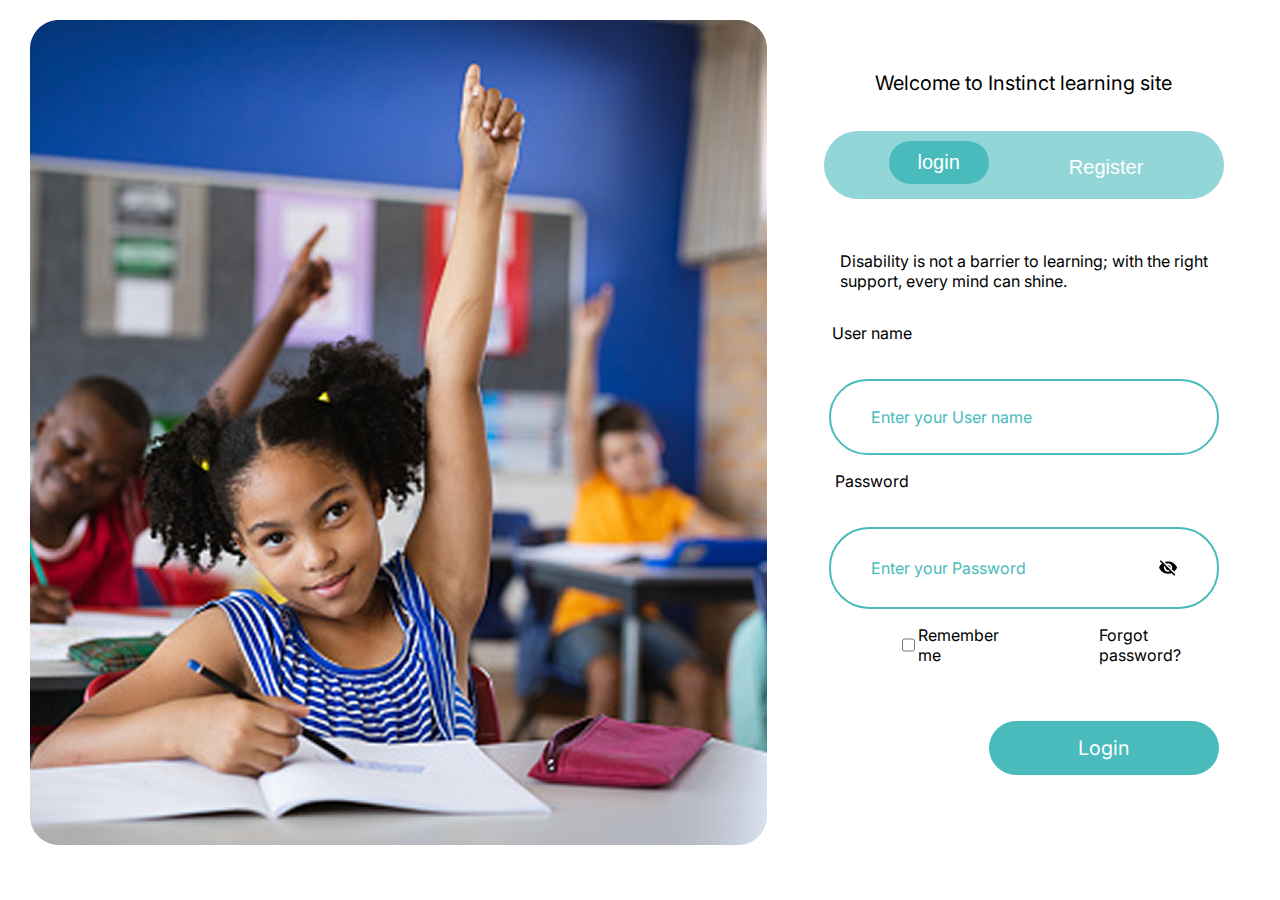
<file: index.html>
<!DOCTYPE html>
<html lang="en">
<head>
    <meta charset="UTF-8">
    <meta name="viewport" content="width=device-width, initial-scale=1.0">
    <title>Document</title>
    <link rel="preconnect" href="https://fonts.googleapis.com">
<link rel="preconnect" href="https://fonts.gstatic.com" crossorigin>
<link href="https://fonts.googleapis.com/css2?family=Inter:ital,opsz,wght@0,14..32,100..900;1,14..32,100..900&family=Rubik+Mono+One&family=Rubik:ital,wght@0,900;1,900&display=swap" rel="stylesheet">
    <link rel="stylesheet" href="index.css">
</head>
<body>
    <div class="whole">
        <div class="header1">
            <img src="./images/Rectangle 77.png" alt="">
        </div>
    <div class="wrapper1">
                <div class="text1">
                    <p>Welcome to Instinct learning site</p>
                </div>
                <div class="text2">
                    <ul>
                        <li><button class="log">login</button></li>
                        <li><button class="reg">Register</button></li>
                    </ul>
                </div>
                <div class="text3">
            <p>Disability is not a barrier to learning; with the right <br> support, every mind can shine.</p>
        </div>
        <div class="user">
            <p>User name</p>
        </div>
        <div class="rectangle">
            <p class="name1">Enter your User name</p>
        </div>
        <div class="user2">
            <p>Password</p>
        </div>
        <div class="rectangle2">
            <p class="name2">Enter your Password</p>
            <img class="invi" src="./images/invisible 1.png" alt="">
        </div>
        <div class="input1">
            <input type="checkbox" name="Option1" id="1">
            <p class="remem">Remember me</p>
            <p class="for">Forgot password?</p>
        </div>
        <div class="lastbut">
            <a href="landing.html">Login</a>
        </div>
    </div>
    </div>
</body>
</html>
</file>
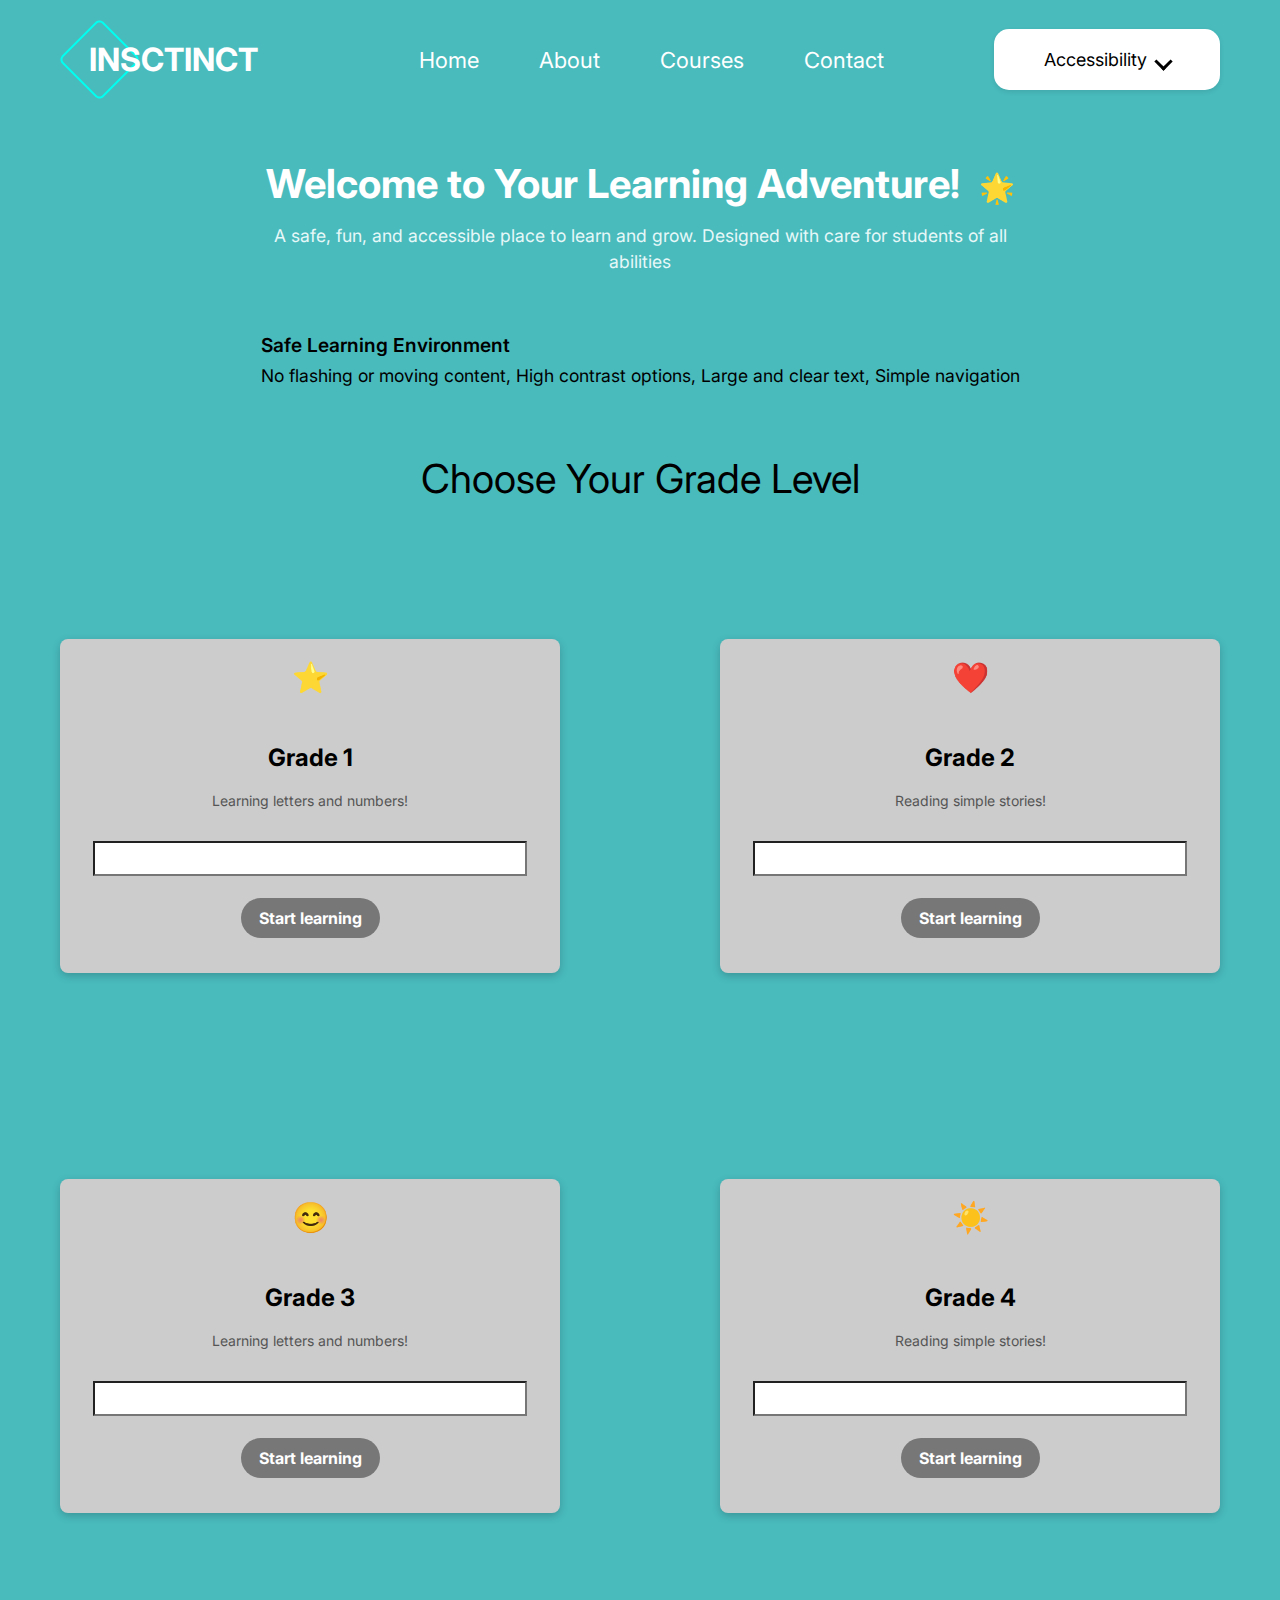
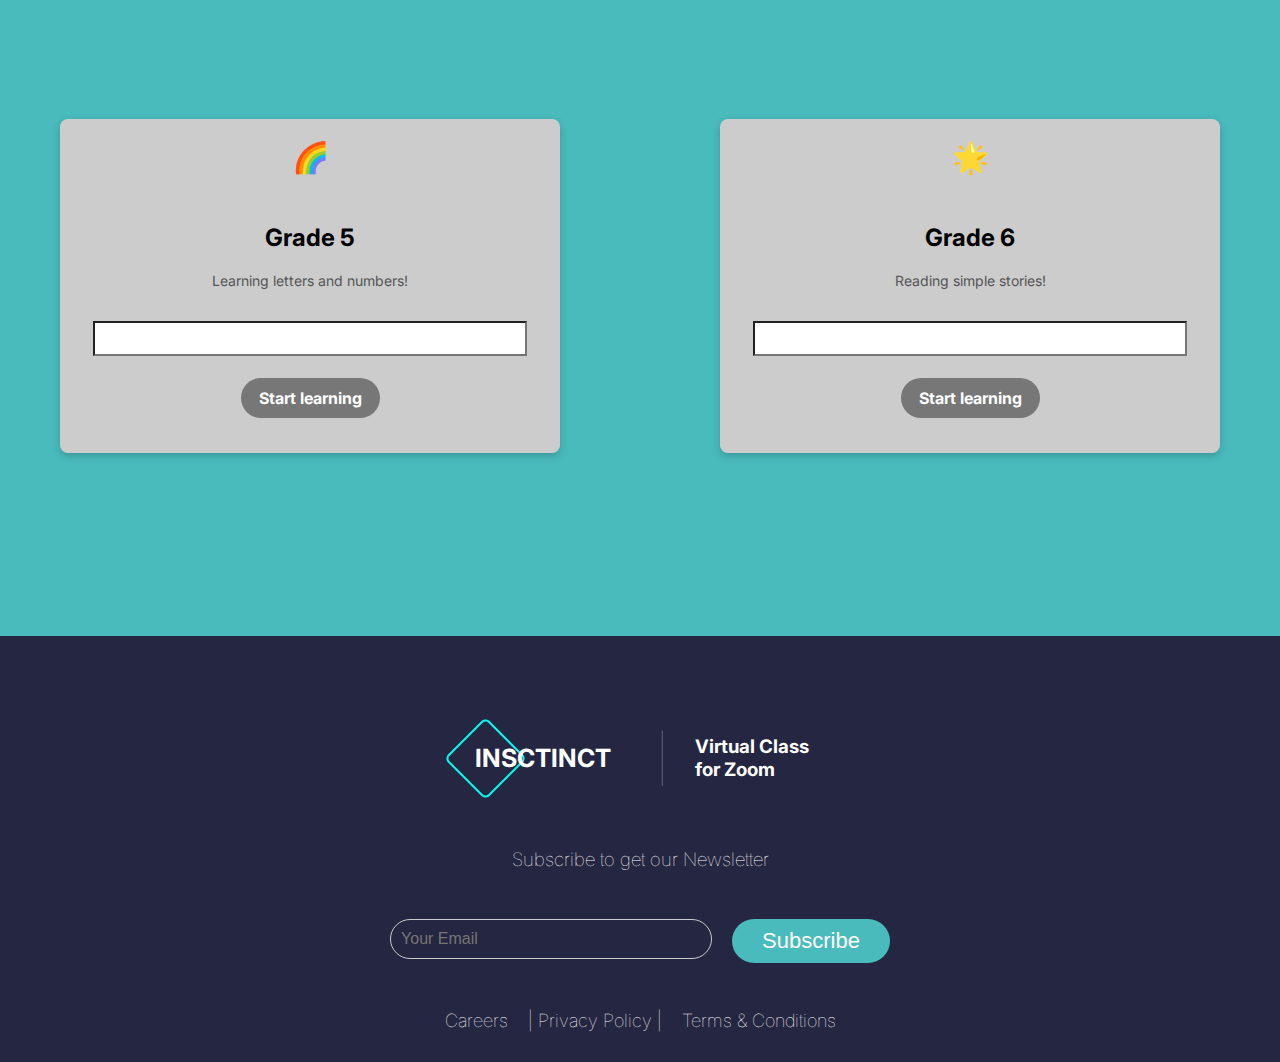
<file: datails.html>
<!DOCTYPE html>
<html lang="en">
<head>
    <meta charset="UTF-8">
    <meta name="viewport" content="width=device-width, initial-scale=1.0">
    <title>Document</title>
    <link rel="preconnect" href="https://fonts.googleapis.com">
    <link rel="preconnect" href="https://fonts.gstatic.com" crossorigin>
<link href="https://fonts.googleapis.com/css2?family=Inter:ital,opsz,wght@0,14..32,100..900;1,14..32,100..900&family=Rubik+Mono+One&family=Rubik:ital,wght@0,900;1,900&display=swap" rel="stylesheet">
    <link rel="stylesheet" href="datails.css">
</head>
<body>
    <div class="wrapper_header">
                <div class="header1">
                    <img class="img1" src="./images/Polygon 2.png" alt="">
                    <span> INSCTINCT</span>
                </div>
                <div class="menu">
                        <ul>
                            <li><a href="home.html">Home</a></li>
                            <li>About</li>
                            <li>Courses</li>
                            <li>Contact</li>
                        </ul>
                </div>
                <div class="access">
                    <button class="accessibility-btn">
                            Accessibility
                            <span class="chevron"></span>
                    </button>
                </div>  
        </div>
        <div class="wrappertext">
            <section class="hero">
                <h1>Welcome to Your Learning Adventure! <span class="emoji">🌟</span></h1>
                <p class="subtext">
                    A safe, fun, and accessible place to learn and grow. Designed with care for students of all abilities
                </p>
            </section>

            <section class="safe-learning">
                <div class="safe-learning-content">
                    <h3>Safe Learning Environment</h3>
                    <p>No flashing or moving content, High contrast options, Large and clear text, Simple navigation</p>
                </div>
            </section>

            <section class="grade-level">
                <h2>Choose Your Grade Level</h2>
            </section>
        </div>
        <div class="box_parent">
            <div class="box">
                <div class="container">
                    <div class="card">
                        <div class="icon star">⭐</div>
                        <h2>Grade 1</h2>
                        <p>Learning letters and numbers!</p>
                        <input type="text" placeholder="">
                        <a href="grade1.html">Start learning</a>
                    </div>
                    <div class="card">
                        <div class="icon heart">❤️</div>
                        <h2>Grade 2</h2>
                        <p>Reading simple stories!</p>
                        <input type="text" placeholder="">
                        <a href="grade2.html">Start learning</a>
                    </div>
                </div>
            </div>
            <div class="box2">
                <div class="container">
                    <div class="card">
                        <div class="icon">😊</div>
                        <h2>Grade 3</h2>
                        <p>Learning letters and numbers!</p>
                        <input type="text" placeholder="">
                        <a href="grade3.html">Start learning</a>
                    </div>
                    <div class="card">
                        <div class="icon">☀️</div>
                        <h2>Grade 4</h2>
                        <p>Reading simple stories!</p>
                        <input type="text" placeholder="">
                        <a href="grade4.html">Start learning</a>
                    </div>
                </div>
            </div>
            <div class="box3">
                <div class="container">
                    <div class="card">
                        <div class="icon">🌈</div>
                        <h2>Grade 5</h2>
                        <p>Learning letters and numbers!</p>
                        <input type="text" placeholder="">
                        <a href="grade5.html">Start learning</a>
                    </div>
                    <div class="card">
                        <div class="icon">🌟</div>
                        <h2>Grade 6</h2>
                        <p>Reading simple stories!</p>
                        <input type="text" placeholder="">
                        <a href="grade6.html">Start learning</a>
                    </div>
                </div>
            </div>
        </div>
        <div class="fotter">
                <div class="fotter2">
                    <div class="lastmsg">
                        <img src="./images/Polygon 2.png" alt="">
                        <span>INSCTINCT</span>
                        <img src="./images/Line 10.png" alt="">
                        <h3>Virtual Class for Zoom</h3>
                    </div>
                    <div class="sub">
                        <h3>Subscribe to get our Newsletter</h3>
                    </div>
                    <div class="email">
                        <ul>
                            <li class="your"><input type="email" placeholder="Your Email" class="email-input" /></li>
                            <li class="subs"><button>Subscribe</button></li>
                        </ul>
                    </div>
                    <div class="lastmsg1">
                        <ul>
                            <li><h5>Careers</h5></li>
                            <li><h5>| Privacy Policy |</h5></li>
                            <li><h5>Terms & Conditions</h5></li>
                        </ul>
                    </div>  
                </div>
        </div>
</body>
</html>
</file>
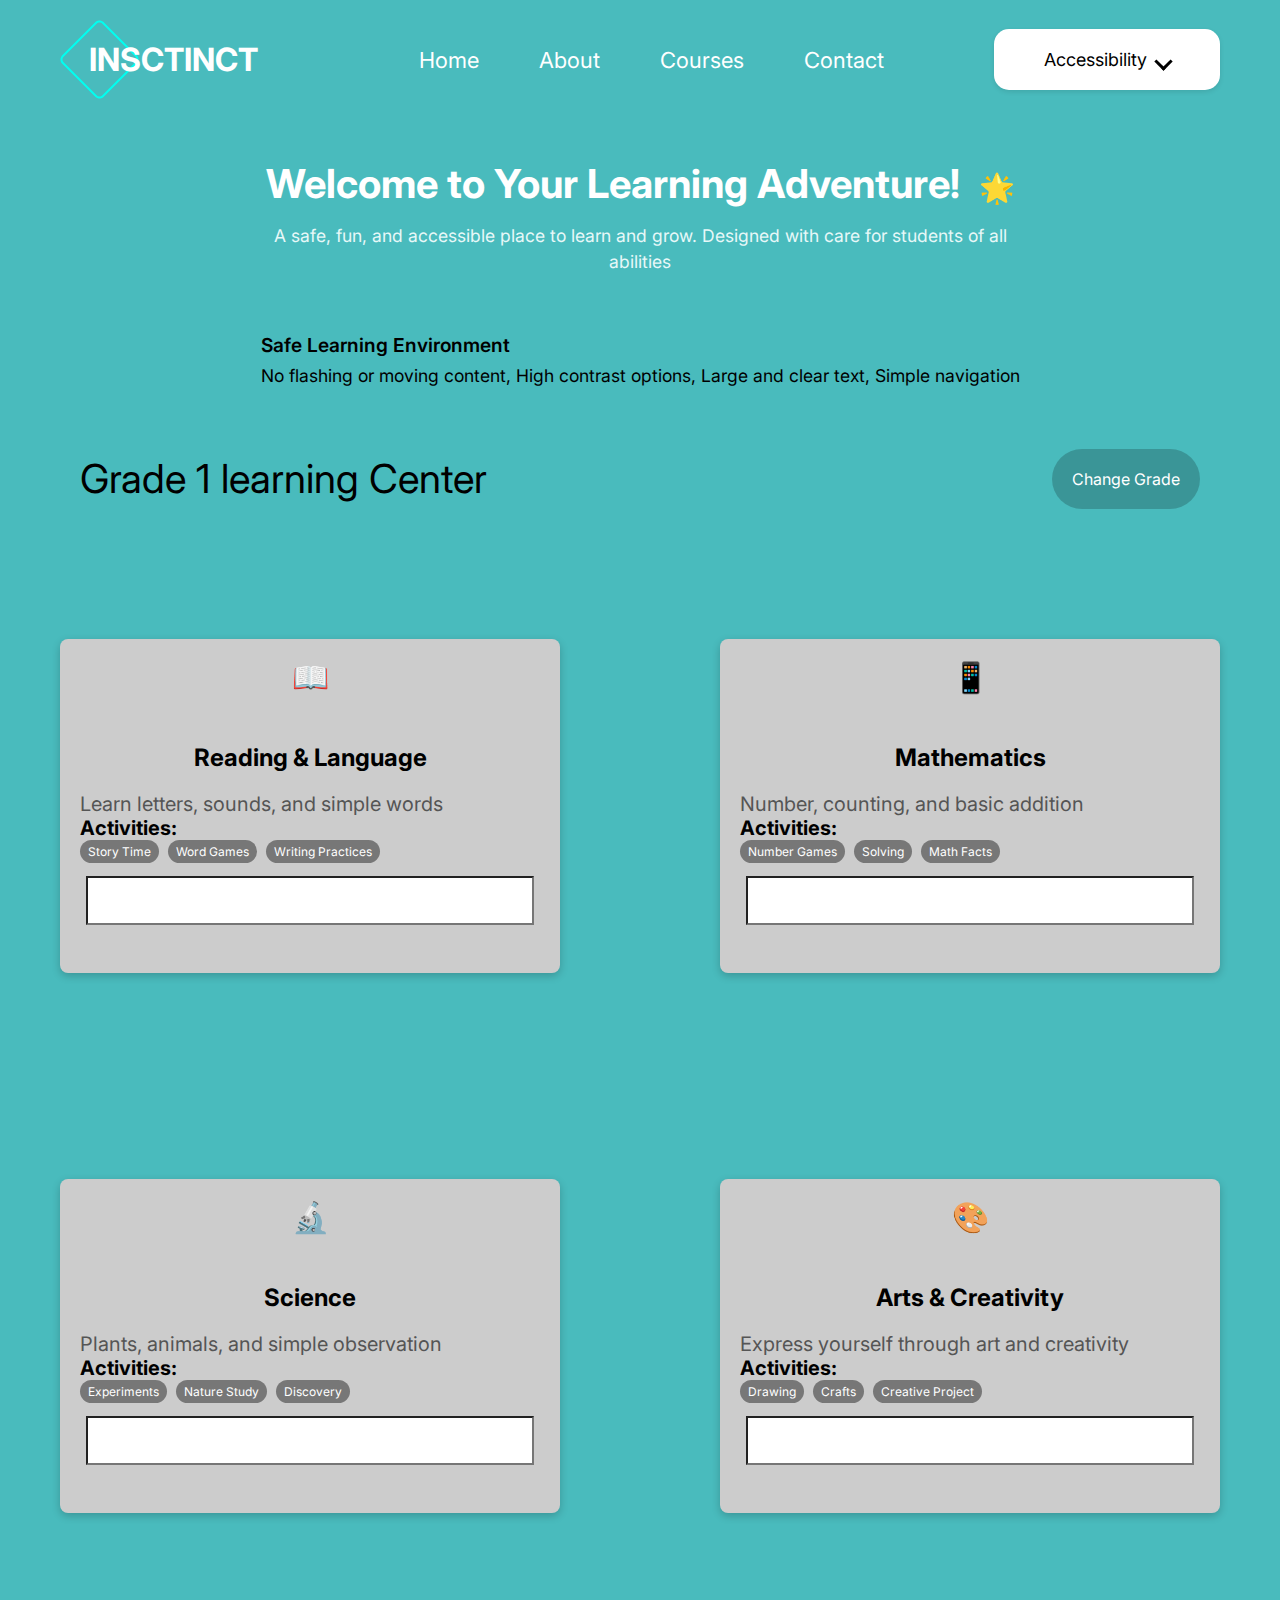
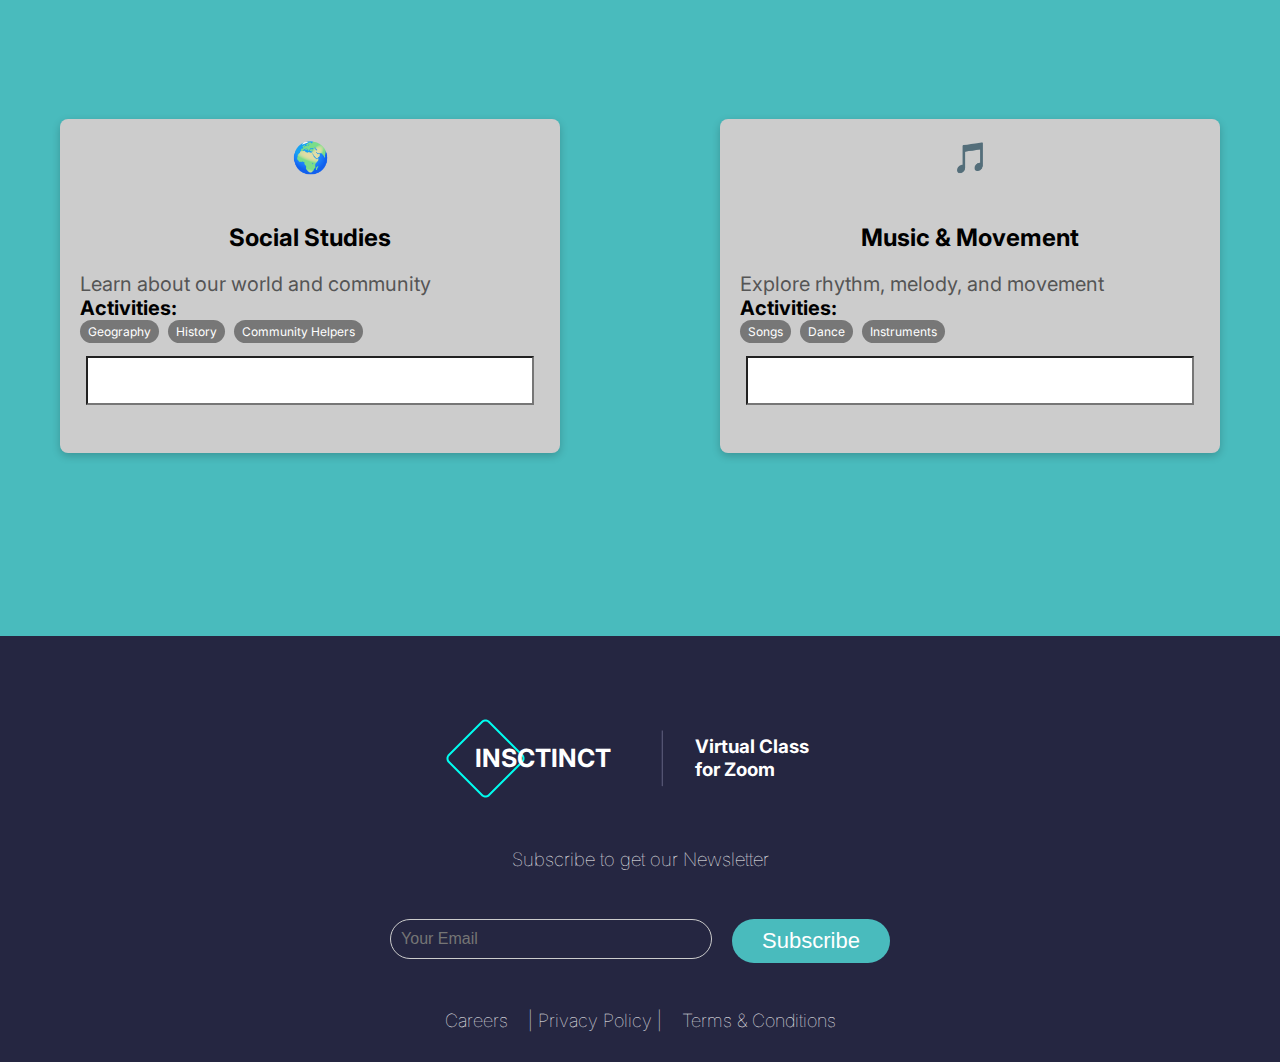
<file: grade1.html>
<!DOCTYPE html>
<html lang="en">
<head>
    <meta charset="UTF-8">
    <meta name="viewport" content="width=device-width, initial-scale=1.0">
    <title>Document</title>
    <link rel="preconnect" href="https://fonts.googleapis.com">
    <link rel="preconnect" href="https://fonts.gstatic.com" crossorigin>
<link href="https://fonts.googleapis.com/css2?family=Inter:ital,opsz,wght@0,14..32,100..900;1,14..32,100..900&family=Rubik+Mono+One&family=Rubik:ital,wght@0,900;1,900&display=swap" rel="stylesheet">
    <link rel="stylesheet" href="grade1.css">
</head>
<body>
    <div class="wrapper_header">
                <div class="header1">
                    <img class="img1" src="./images/Polygon 2.png" alt="">
                    <span> INSCTINCT</span>
                </div>
                <div class="menu">
                        <ul>
                            <li>Home</li>
                            <li>About</li>
                            <li>Courses</li>
                            <li>Contact</li>
                        </ul>
                </div>
                <div class="access">
                    <button class="accessibility-btn">
                            Accessibility
                            <span class="chevron"></span>
                    </button>
                </div>  
        </div>
        <div class="wrappertext">
            <section class="hero">
                <h1>Welcome to Your Learning Adventure! <span class="emoji">🌟</span></h1>
                <p class="subtext">
                    A safe, fun, and accessible place to learn and grow. Designed with care for students of all abilities
                </p>
            </section>

            <section class="safe-learning">
                <div class="safe-learning-content">
                    <h3>Safe Learning Environment</h3>
                    <p>No flashing or moving content, High contrast options, Large and clear text, Simple navigation</p>
                </div>
            </section>

            <section class="grade-level">
                <h2>Grade 1 learning Center</h2>
                <a href="datails.html">Change Grade</a>
            </section>
    </div>
        <div class="boxes">
            <div class="box">
                <div class="container">
                    <div class="card">
                        <div class="icon">📖</div>
                        <h2>Reading & Language</h2>
                        <p>Learn letters, sounds, and simple words</p>
                        <h3>Activities:</h3>
                        <div class="tags">
                            <span>Story Time</span>
                            <span>Word Games</span>
                            <span>Writing Practices</span>
                        </div>
                        <input type="text">
                    </div>
                    <div class="card">
                        <div class="icon">📱</div>
                        <h2>Mathematics</h2>
                        <p>Number, counting, and basic addition</p>
                        <h3>Activities:</h3>
                        <div class="tags">
                            <span>Number Games</span>
                            <span>Solving</span>
                            <span>Math Facts</span>
                        </div>
                        <input type="text">
                    </div>
                </div>
            </div>
            <div class="box2">
                <div class="container2">
                    <div class="card">
                            <div class="icon">🔬</div>
                            <h2>Science</h2>
                            <p>Plants, animals, and simple observation</p>
                            <h3>Activities:</h3>
                            <div class="tags">
                                <span>Experiments</span>
                                <span>Nature Study</span>
                                <span>Discovery</span>
                            </div>
                            <input type="text">
                    </div>
                    <div class="card">
                            <div class="icon">🎨</div>
                            <h2>Arts & Creativity</h2>
                            <p>Express yourself through art and creativity</p>
                            <h3>Activities:</h3>
                            <div class="tags">
                                <span>Drawing</span>
                                <span>Crafts</span>
                                <span>Creative Project</span>
                            </div>
                            <input type="text">
                    </div>
                </div>
            </div>
            <div class="box3">
                <div class="container3">
                    <div class="card">
                            <div class="icon">🌍</div>
                            <h2>Social Studies</h2>
                            <p>Learn about our world and community</p>
                            <h3>Activities:</h3>
                            <div class="tags">
                                <span>Geography</span>
                                <span>History</span>
                                <span>Community Helpers</span>
                            </div>
                            <input type="text">
                    </div>
                     <div class="card">
                            <div class="icon">🎵</div>
                            <h2>Music & Movement</h2>
                            <p>Explore rhythm, melody, and movement</p>
                            <h3>Activities:</h3>
                            <div class="tags">
                                <span>Songs</span>
                                <span>Dance</span>
                                <span>Instruments</span>
                            </div>
                            <input type="text">
                    </div>
                </div>
            </div>
        </div>
        <div class="fotter">
                <div class="fotter2">
                    <div class="lastmsg">
                        <img src="./images/Polygon 2.png" alt="">
                        <span>INSCTINCT</span>
                        <img src="./images/Line 10.png" alt="">
                        <h3>Virtual Class for Zoom</h3>
                    </div>
                    <div class="sub">
                        <h3>Subscribe to get our Newsletter</h3>
                    </div>
                    <div class="email">
                        <ul>
                            <li class="your"><input type="email" placeholder="Your Email" class="email-input" /></li>
                            <li class="subs"><button>Subscribe</button></li>
                        </ul>
                    </div>
                    <div class="lastmsg1">
                        <ul>
                            <li><h5>Careers</h5></li>
                            <li><h5>| Privacy Policy |</h5></li>
                            <li><h5>Terms & Conditions</h5></li>
                        </ul>
                    </div>  
                </div>
    </div>
</body>
</html>
</file>
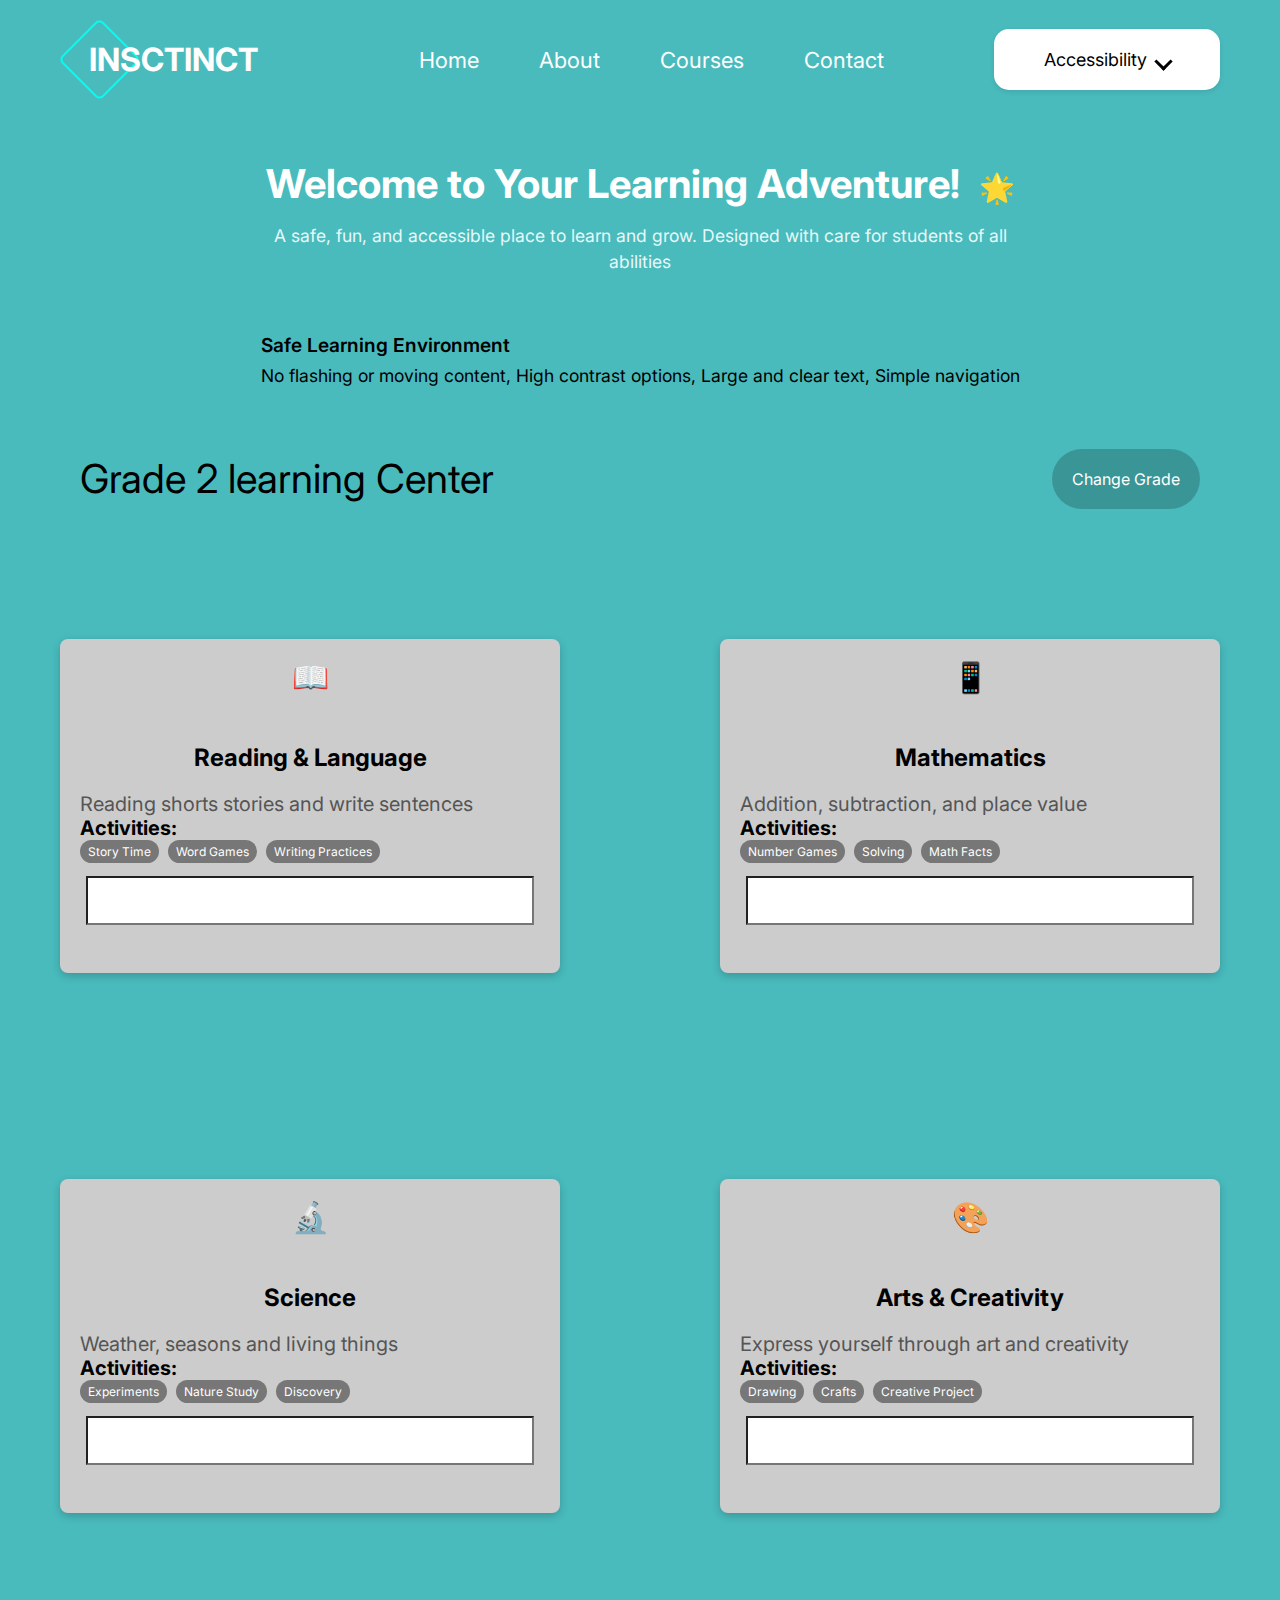
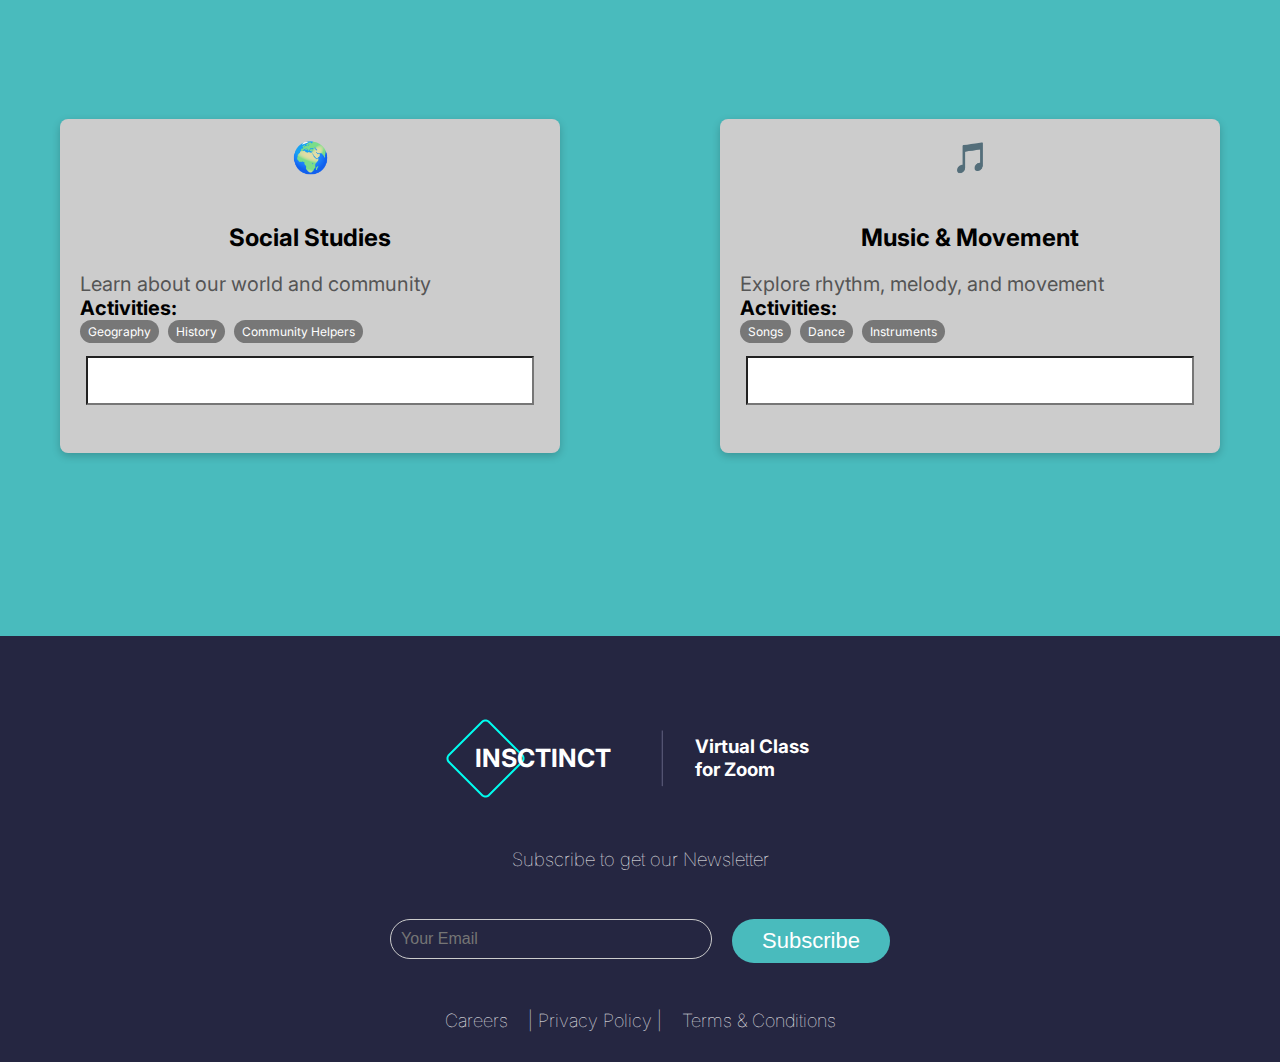
<file: grade2.html>
<!DOCTYPE html>
<html lang="en">
<head>
    <meta charset="UTF-8">
    <meta name="viewport" content="width=device-width, initial-scale=1.0">
    <title>Document</title>
    <link rel="preconnect" href="https://fonts.googleapis.com">
    <link rel="preconnect" href="https://fonts.gstatic.com" crossorigin>
<link href="https://fonts.googleapis.com/css2?family=Inter:ital,opsz,wght@0,14..32,100..900;1,14..32,100..900&family=Rubik+Mono+One&family=Rubik:ital,wght@0,900;1,900&display=swap" rel="stylesheet">
    <link rel="stylesheet" href="grade2.css">
</head>
<body>
    <div class="wrapper_header">
                <div class="header1">
                    <img class="img1" src="./images/Polygon 2.png" alt="">
                    <span> INSCTINCT</span>
                </div>
                <div class="menu">
                        <ul>
                            <li>Home</li>
                            <li>About</li>
                            <li>Courses</li>
                            <li>Contact</li>
                        </ul>
                </div>
                <div class="access">
                    <button class="accessibility-btn">
                            Accessibility
                            <span class="chevron"></span>
                    </button>
                </div>  
        </div>
        <div class="wrappertext">
            <section class="hero">
                <h1>Welcome to Your Learning Adventure! <span class="emoji">🌟</span></h1>
                <p class="subtext">
                    A safe, fun, and accessible place to learn and grow. Designed with care for students of all abilities
                </p>
            </section>

            <section class="safe-learning">
                <div class="safe-learning-content">
                    <h3>Safe Learning Environment</h3>
                    <p>No flashing or moving content, High contrast options, Large and clear text, Simple navigation</p>
                </div>
            </section>

            <section class="grade-level">
                <h2>Grade 2 learning Center</h2>
                <a href="datails.html">Change Grade</a>
            </section>
    </div>
        <div class="boxes">
            <div class="box">
                <div class="container">
                    <div class="card">
                        <div class="icon">📖</div>
                        <h2>Reading & Language</h2>
                        <p>Reading shorts stories and write sentences</p>
                        <h3>Activities:</h3>
                        <div class="tags">
                            <span>Story Time</span>
                            <span>Word Games</span>
                            <span>Writing Practices</span>
                        </div>
                        <input type="text">
                    </div>
                    <div class="card">
                        <div class="icon">📱</div>
                        <h2>Mathematics</h2>
                        <p>Addition, subtraction, and place value</p>
                        <h3>Activities:</h3>
                        <div class="tags">
                            <span>Number Games</span>
                            <span>Solving</span>
                            <span>Math Facts</span>
                        </div>
                        <input type="text">
                    </div>
                </div>
            </div>
            <div class="box2">
                <div class="container2">
                    <div class="card">
                            <div class="icon">🔬</div>
                            <h2>Science</h2>
                            <p>Weather, seasons and living things</p>
                            <h3>Activities:</h3>
                            <div class="tags">
                                <span>Experiments</span>
                                <span>Nature Study</span>
                                <span>Discovery</span>
                            </div>
                            <input type="text">
                    </div>
                    <div class="card">
                            <div class="icon">🎨</div>
                            <h2>Arts & Creativity</h2>
                            <p>Express yourself through art and creativity</p>
                            <h3>Activities:</h3>
                            <div class="tags">
                                <span>Drawing</span>
                                <span>Crafts</span>
                                <span>Creative Project</span>
                            </div>
                            <input type="text">
                    </div>
                </div>
            </div>
            <div class="box3">
                <div class="container3">
                    <div class="card">
                            <div class="icon">🌍</div>
                            <h2>Social Studies</h2>
                            <p>Learn about our world and community</p>
                            <h3>Activities:</h3>
                            <div class="tags">
                                <span>Geography</span>
                                <span>History</span>
                                <span>Community Helpers</span>
                            </div>
                            <input type="text">
                    </div>
                     <div class="card">
                            <div class="icon">🎵</div>
                            <h2>Music & Movement</h2>
                            <p>Explore rhythm, melody, and movement</p>
                            <h3>Activities:</h3>
                            <div class="tags">
                                <span>Songs</span>
                                <span>Dance</span>
                                <span>Instruments</span>
                            </div>
                            <input type="text">
                    </div>
                </div>
            </div>
        </div>
        <div class="fotter">
                <div class="fotter2">
                    <div class="lastmsg">
                        <img src="./images/Polygon 2.png" alt="">
                        <span>INSCTINCT</span>
                        <img src="./images/Line 10.png" alt="">
                        <h3>Virtual Class for Zoom</h3>
                    </div>
                    <div class="sub">
                        <h3>Subscribe to get our Newsletter</h3>
                    </div>
                    <div class="email">
                        <ul>
                            <li class="your"><input type="email" placeholder="Your Email" class="email-input" /></li>
                            <li class="subs"><button>Subscribe</button></li>
                        </ul>
                    </div>
                    <div class="lastmsg1">
                        <ul>
                            <li><h5>Careers</h5></li>
                            <li><h5>| Privacy Policy |</h5></li>
                            <li><h5>Terms & Conditions</h5></li>
                        </ul>
                    </div>  
                </div>
    </div>
</body>
</html>
</file>
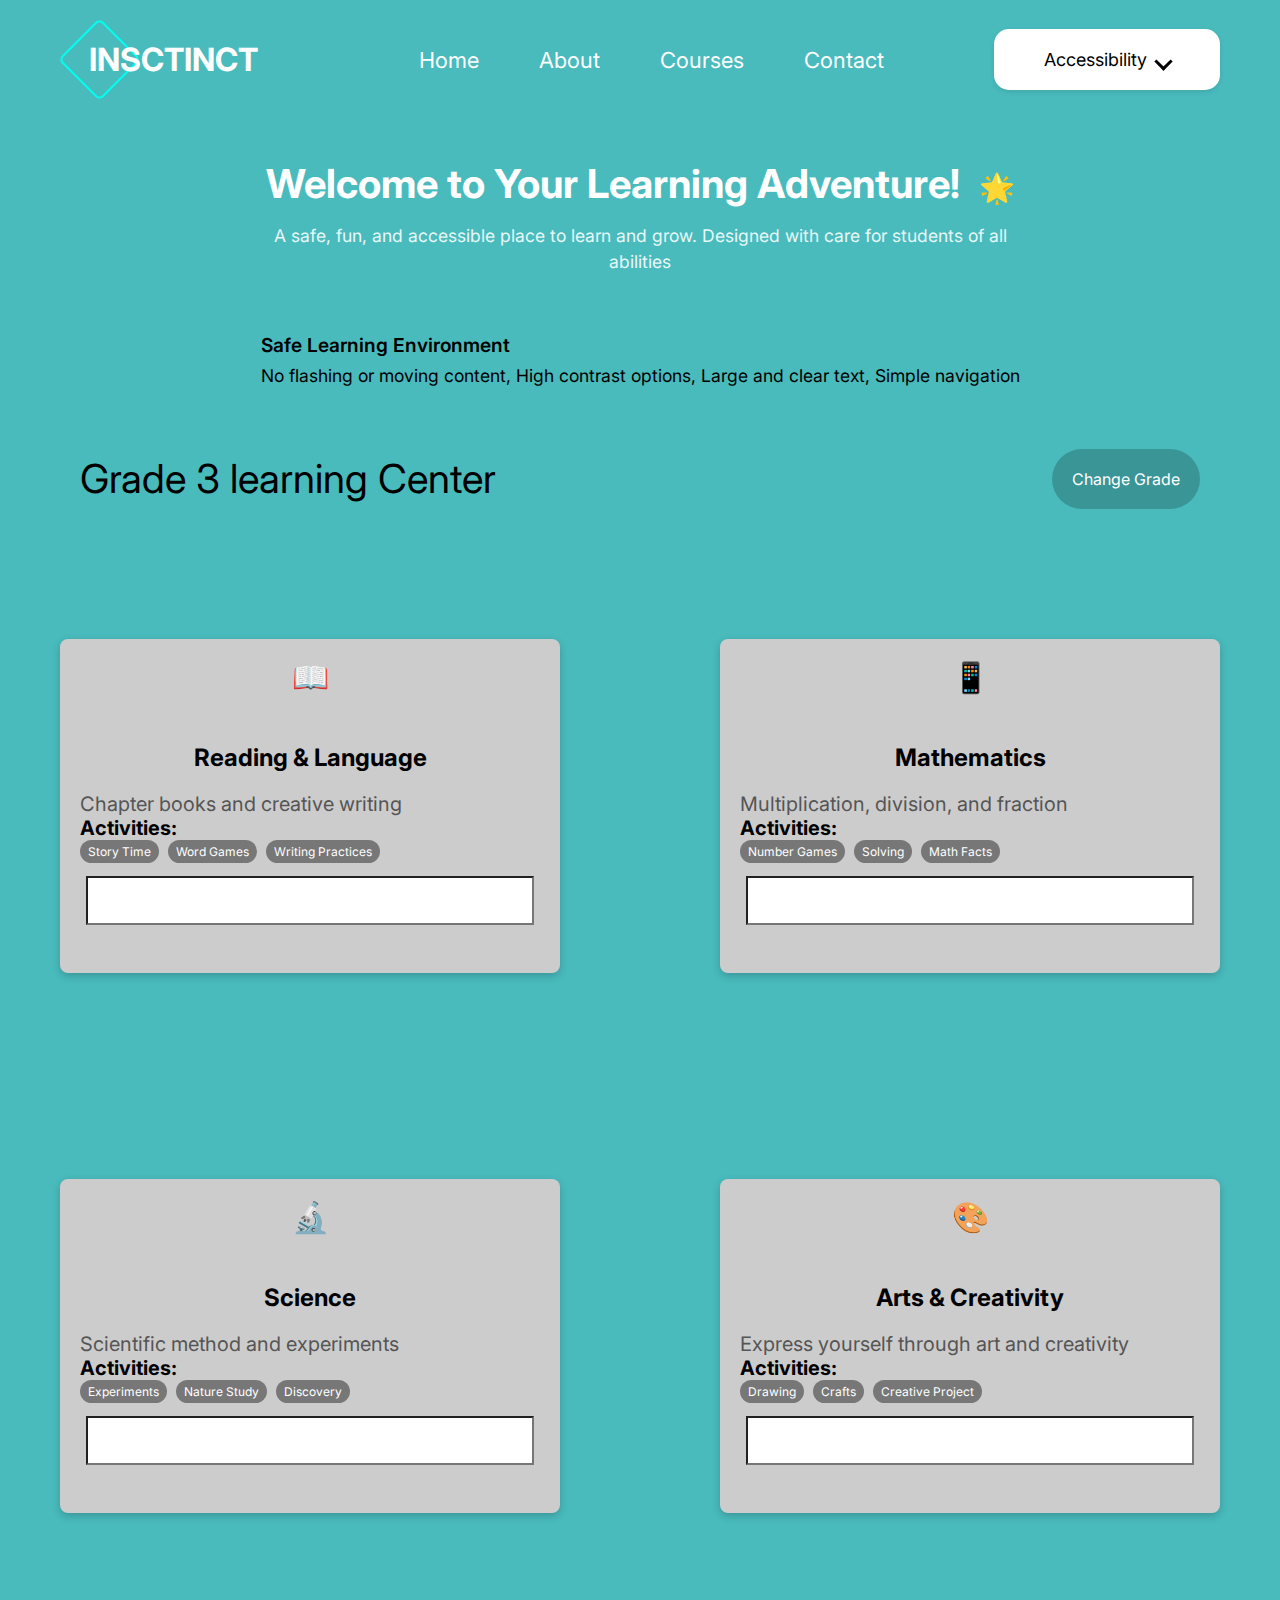
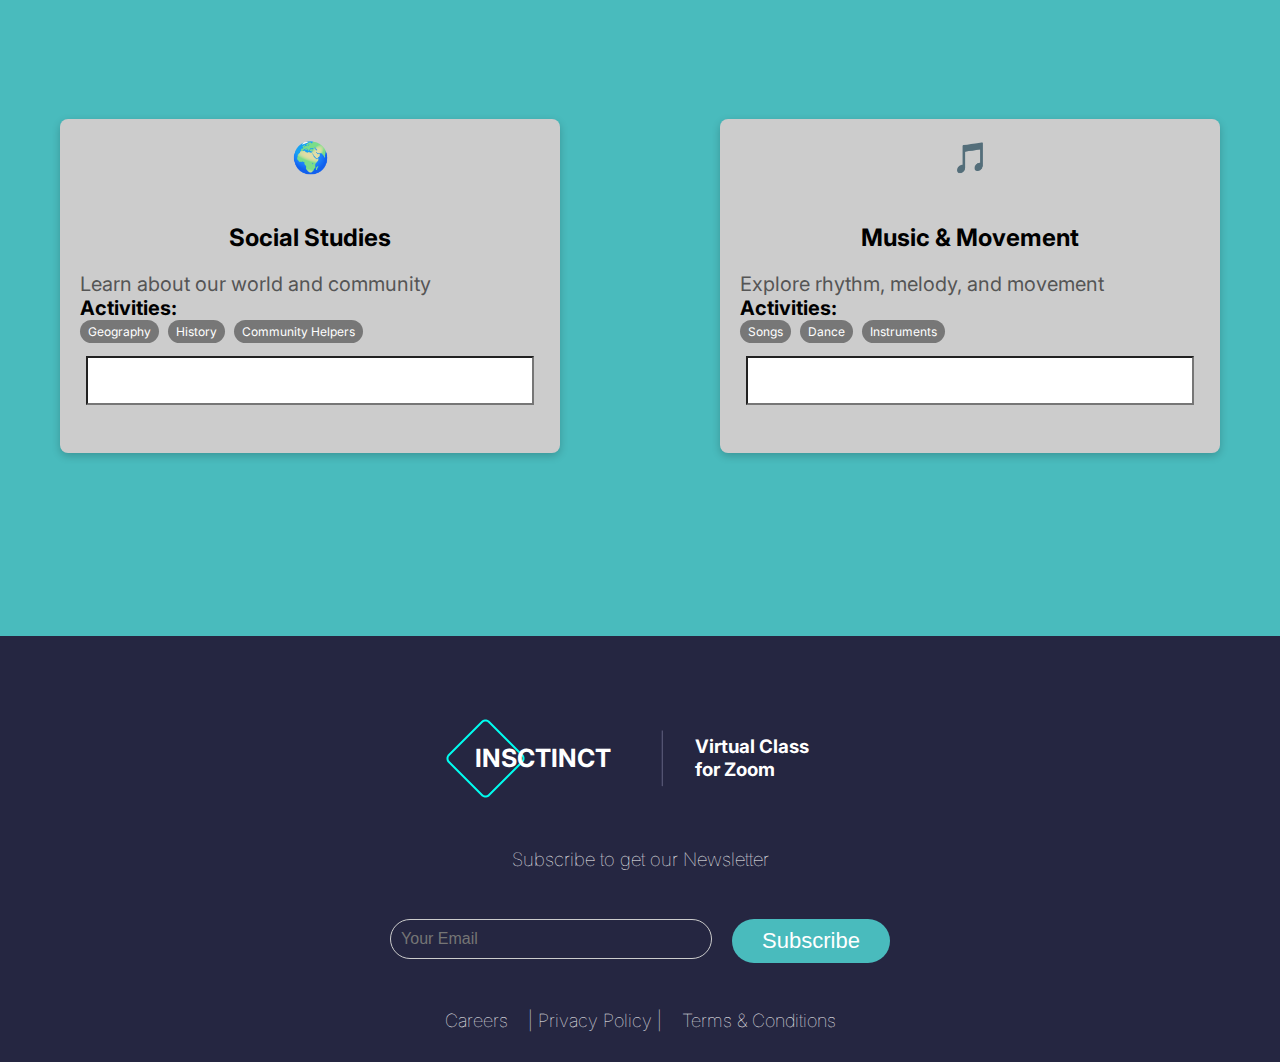
<file: grade3.html>
<!DOCTYPE html>
<html lang="en">
<head>
    <meta charset="UTF-8">
    <meta name="viewport" content="width=device-width, initial-scale=1.0">
    <title>Document</title>
    <link rel="preconnect" href="https://fonts.googleapis.com">
    <link rel="preconnect" href="https://fonts.gstatic.com" crossorigin>
<link href="https://fonts.googleapis.com/css2?family=Inter:ital,opsz,wght@0,14..32,100..900;1,14..32,100..900&family=Rubik+Mono+One&family=Rubik:ital,wght@0,900;1,900&display=swap" rel="stylesheet">
    <link rel="stylesheet" href="grade3.css">
</head>
<body>
    <div class="wrapper_header">
                <div class="header1">
                    <img class="img1" src="./images/Polygon 2.png" alt="">
                    <span> INSCTINCT</span>
                </div>
                <div class="menu">
                        <ul>
                            <li>Home</li>
                            <li>About</li>
                            <li>Courses</li>
                            <li>Contact</li>
                        </ul>
                </div>
                <div class="access">
                    <button class="accessibility-btn">
                            Accessibility
                            <span class="chevron"></span>
                    </button>
                </div>  
        </div>
        <div class="wrappertext">
            <section class="hero">
                <h1>Welcome to Your Learning Adventure! <span class="emoji">🌟</span></h1>
                <p class="subtext">
                    A safe, fun, and accessible place to learn and grow. Designed with care for students of all abilities
                </p>
            </section>

            <section class="safe-learning">
                <div class="safe-learning-content">
                    <h3>Safe Learning Environment</h3>
                    <p>No flashing or moving content, High contrast options, Large and clear text, Simple navigation</p>
                </div>
            </section>

            <section class="grade-level">
                <h2>Grade 3 learning Center</h2>
                <a href="datails.html">Change Grade</a>
            </section>
    </div>
        <div class="boxes">
            <div class="box">
                <div class="container">
                    <div class="card">
                        <div class="icon">📖</div>
                        <h2>Reading & Language</h2>
                        <p>Chapter books and creative writing </p>
                        <h3>Activities:</h3>
                        <div class="tags">
                            <span>Story Time</span>
                            <span>Word Games</span>
                            <span>Writing Practices</span>
                        </div>
                        <input type="text">
                    </div>
                    <div class="card">
                        <div class="icon">📱</div>
                        <h2>Mathematics</h2>
                        <p>Multiplication, division, and fraction</p>
                        <h3>Activities:</h3>
                        <div class="tags">
                            <span>Number Games</span>
                            <span>Solving</span>
                            <span>Math Facts</span>
                        </div>
                        <input type="text">
                    </div>
                </div>
            </div>
            <div class="box2">
                <div class="container2">
                    <div class="card">
                            <div class="icon">🔬</div>
                            <h2>Science</h2>
                            <p>Scientific method and experiments</p>
                            <h3>Activities:</h3>
                            <div class="tags">
                                <span>Experiments</span>
                                <span>Nature Study</span>
                                <span>Discovery</span>
                            </div>
                            <input type="text">
                    </div>
                    <div class="card">
                            <div class="icon">🎨</div>
                            <h2>Arts & Creativity</h2>
                            <p>Express yourself through art and creativity</p>
                            <h3>Activities:</h3>
                            <div class="tags">
                                <span>Drawing</span>
                                <span>Crafts</span>
                                <span>Creative Project</span>
                            </div>
                            <input type="text">
                    </div>
                </div>
            </div>
            <div class="box3">
                <div class="container3">
                    <div class="card">
                            <div class="icon">🌍</div>
                            <h2>Social Studies</h2>
                            <p>Learn about our world and community</p>
                            <h3>Activities:</h3>
                            <div class="tags">
                                <span>Geography</span>
                                <span>History</span>
                                <span>Community Helpers</span>
                            </div>
                            <input type="text">
                    </div>
                     <div class="card">
                            <div class="icon">🎵</div>
                            <h2>Music & Movement</h2>
                            <p>Explore rhythm, melody, and movement</p>
                            <h3>Activities:</h3>
                            <div class="tags">
                                <span>Songs</span>
                                <span>Dance</span>
                                <span>Instruments</span>
                            </div>
                            <input type="text">
                    </div>
                </div>
            </div>
        </div>
        <div class="fotter">
                <div class="fotter2">
                    <div class="lastmsg">
                        <img src="./images/Polygon 2.png" alt="">
                        <span>INSCTINCT</span>
                        <img src="./images/Line 10.png" alt="">
                        <h3>Virtual Class for Zoom</h3>
                    </div>
                    <div class="sub">
                        <h3>Subscribe to get our Newsletter</h3>
                    </div>
                    <div class="email">
                        <ul>
                            <li class="your"><input type="email" placeholder="Your Email" class="email-input" /></li>
                            <li class="subs"><button>Subscribe</button></li>
                        </ul>
                    </div>
                    <div class="lastmsg1">
                        <ul>
                            <li><h5>Careers</h5></li>
                            <li><h5>| Privacy Policy |</h5></li>
                            <li><h5>Terms & Conditions</h5></li>
                        </ul>
                    </div>  
                </div>
    </div>
</body>
</html>
</file>
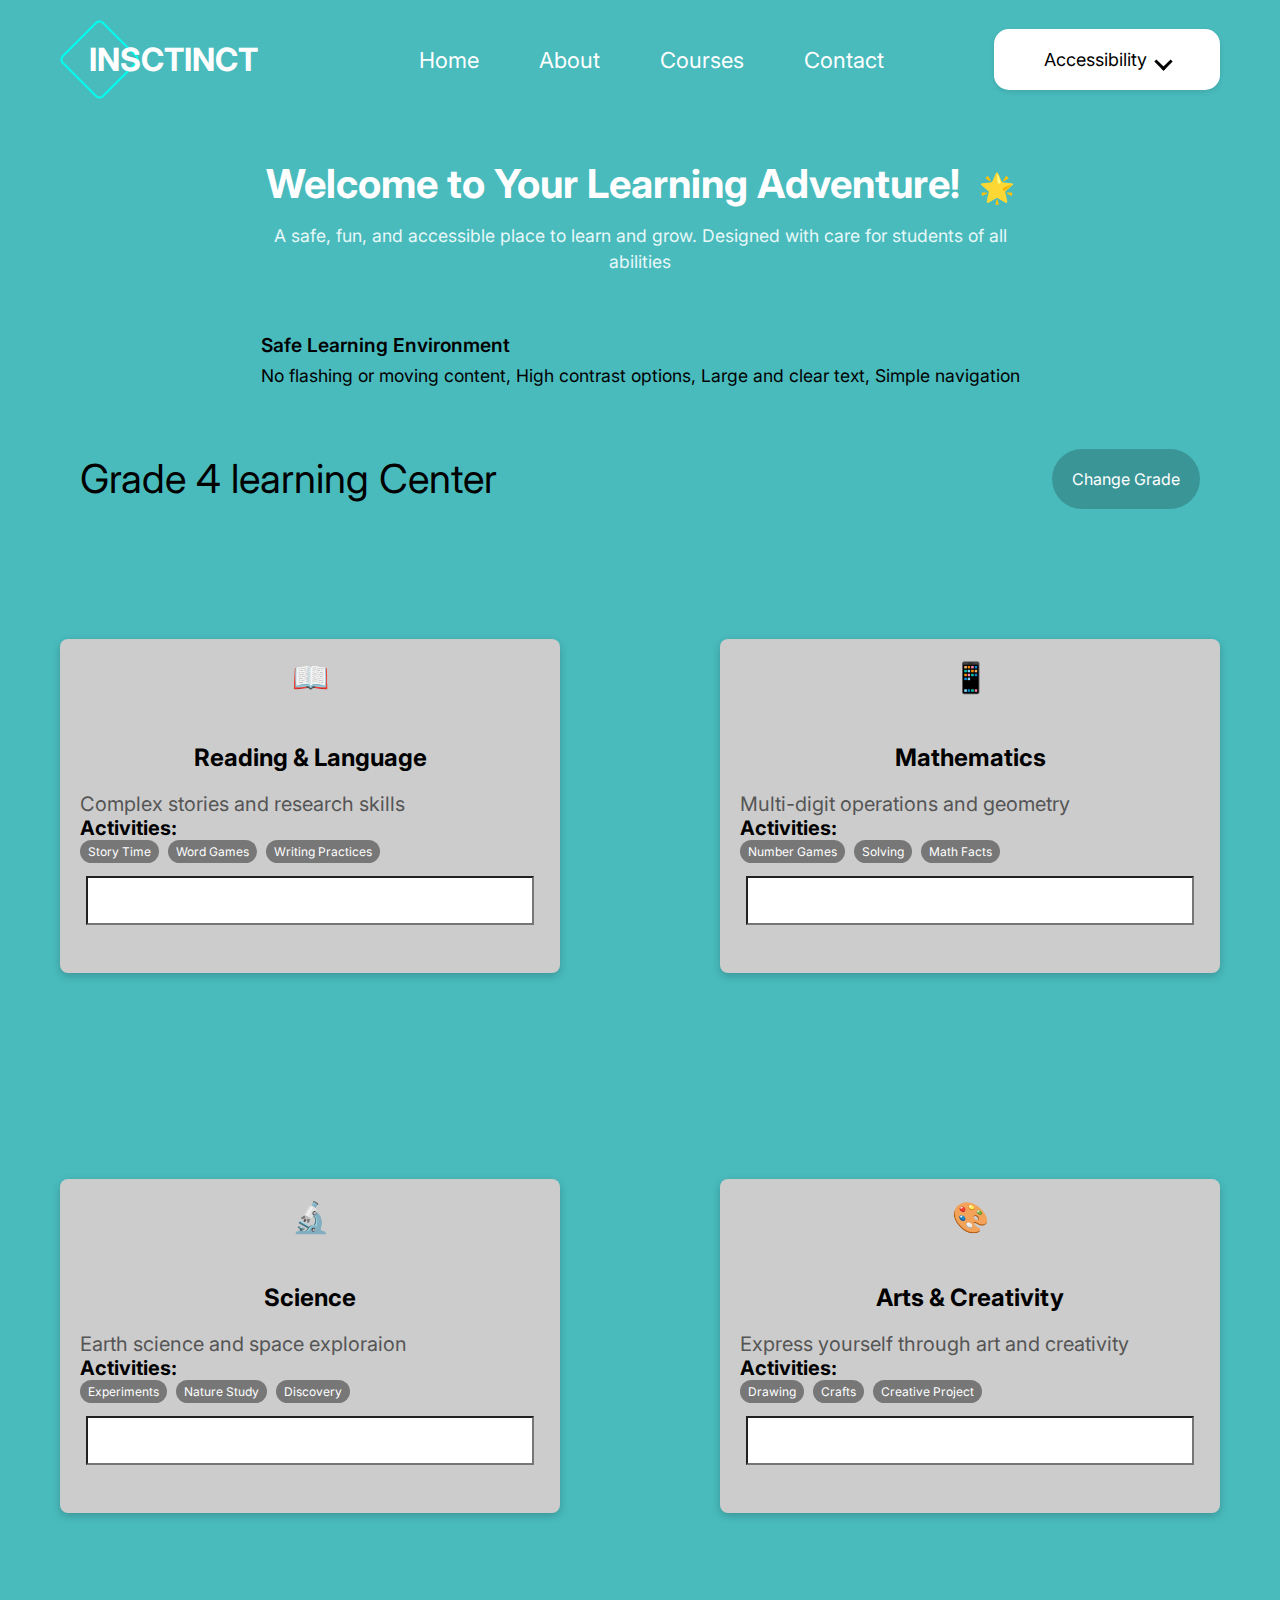
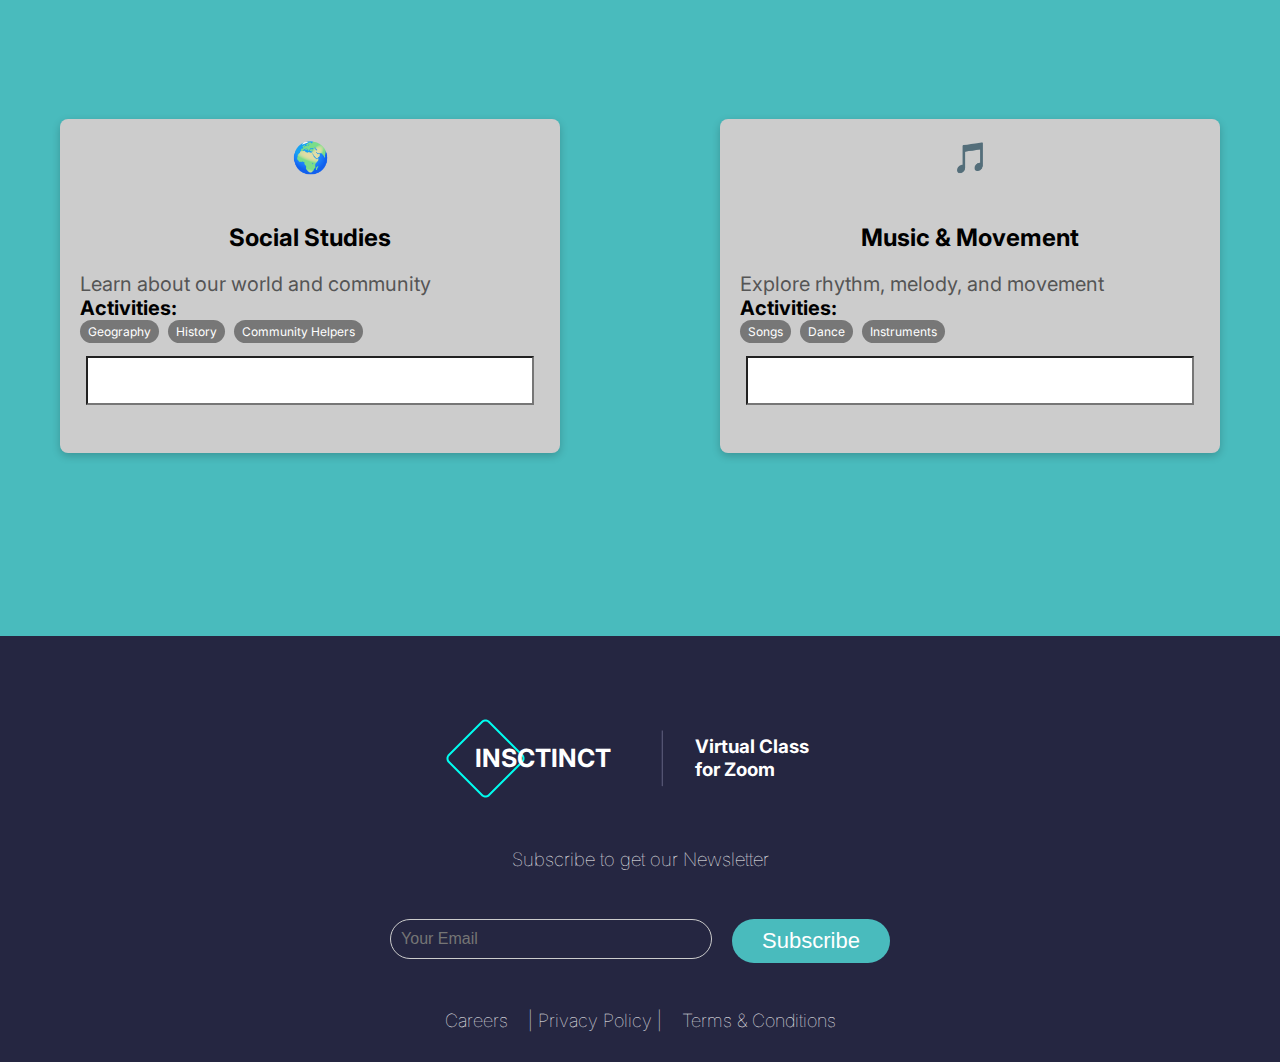
<file: grade4.html>
<!DOCTYPE html>
<html lang="en">
<head>
    <meta charset="UTF-8">
    <meta name="viewport" content="width=device-width, initial-scale=1.0">
    <title>Document</title>
    <link rel="preconnect" href="https://fonts.googleapis.com">
    <link rel="preconnect" href="https://fonts.gstatic.com" crossorigin>
<link href="https://fonts.googleapis.com/css2?family=Inter:ital,opsz,wght@0,14..32,100..900;1,14..32,100..900&family=Rubik+Mono+One&family=Rubik:ital,wght@0,900;1,900&display=swap" rel="stylesheet">
    <link rel="stylesheet" href="grade4.css">
</head>
<body>
    <div class="wrapper_header">
                <div class="header1">
                    <img class="img1" src="./images/Polygon 2.png" alt="">
                    <span> INSCTINCT</span>
                </div>
                <div class="menu">
                        <ul>
                            <li>Home</li>
                            <li>About</li>
                            <li>Courses</li>
                            <li>Contact</li>
                        </ul>
                </div>
                <div class="access">
                    <button class="accessibility-btn">
                            Accessibility
                            <span class="chevron"></span>
                    </button>
                </div>  
        </div>
        <div class="wrappertext">
            <section class="hero">
                <h1>Welcome to Your Learning Adventure! <span class="emoji">🌟</span></h1>
                <p class="subtext">
                    A safe, fun, and accessible place to learn and grow. Designed with care for students of all abilities
                </p>
            </section>

            <section class="safe-learning">
                <div class="safe-learning-content">
                    <h3>Safe Learning Environment</h3>
                    <p>No flashing or moving content, High contrast options, Large and clear text, Simple navigation</p>
                </div>
            </section>

            <section class="grade-level">
                <h2>Grade 4 learning Center</h2>
                <a href="datails.html">Change Grade</a>
            </section>
    </div>
        <div class="boxes">
            <div class="box">
                <div class="container">
                    <div class="card">
                        <div class="icon">📖</div>
                        <h2>Reading & Language</h2>
                        <p>Complex stories and research skills</p>
                        <h3>Activities:</h3>
                        <div class="tags">
                            <span>Story Time</span>
                            <span>Word Games</span>
                            <span>Writing Practices</span>
                        </div>
                        <input type="text">
                    </div>
                    <div class="card">
                        <div class="icon">📱</div>
                        <h2>Mathematics</h2>
                        <p>Multi-digit operations and geometry</p>
                        <h3>Activities:</h3>
                        <div class="tags">
                            <span>Number Games</span>
                            <span>Solving</span>
                            <span>Math Facts</span>
                        </div>
                        <input type="text">
                    </div>
                </div>
            </div>
            <div class="box2">
                <div class="container2">
                    <div class="card">
                            <div class="icon">🔬</div>
                            <h2>Science</h2>
                            <p>Earth science and space exploraion</p>
                            <h3>Activities:</h3>
                            <div class="tags">
                                <span>Experiments</span>
                                <span>Nature Study</span>
                                <span>Discovery</span>
                            </div>
                            <input type="text">
                    </div>
                    <div class="card">
                            <div class="icon">🎨</div>
                            <h2>Arts & Creativity</h2>
                            <p>Express yourself through art and creativity</p>
                            <h3>Activities:</h3>
                            <div class="tags">
                                <span>Drawing</span>
                                <span>Crafts</span>
                                <span>Creative Project</span>
                            </div>
                            <input type="text">
                    </div>
                </div>
            </div>
            <div class="box3">
                <div class="container3">
                    <div class="card">
                            <div class="icon">🌍</div>
                            <h2>Social Studies</h2>
                            <p>Learn about our world and community</p>
                            <h3>Activities:</h3>
                            <div class="tags">
                                <span>Geography</span>
                                <span>History</span>
                                <span>Community Helpers</span>
                            </div>
                            <input type="text">
                    </div>
                     <div class="card">
                            <div class="icon">🎵</div>
                            <h2>Music & Movement</h2>
                            <p>Explore rhythm, melody, and movement</p>
                            <h3>Activities:</h3>
                            <div class="tags">
                                <span>Songs</span>
                                <span>Dance</span>
                                <span>Instruments</span>
                            </div>
                            <input type="text">
                    </div>
                </div>
            </div>
        </div>
        <div class="fotter">
                <div class="fotter2">
                    <div class="lastmsg">
                        <img src="./images/Polygon 2.png" alt="">
                        <span>INSCTINCT</span>
                        <img src="./images/Line 10.png" alt="">
                        <h3>Virtual Class for Zoom</h3>
                    </div>
                    <div class="sub">
                        <h3>Subscribe to get our Newsletter</h3>
                    </div>
                    <div class="email">
                        <ul>
                            <li class="your"><input type="email" placeholder="Your Email" class="email-input" /></li>
                            <li class="subs"><button>Subscribe</button></li>
                        </ul>
                    </div>
                    <div class="lastmsg1">
                        <ul>
                            <li><h5>Careers</h5></li>
                            <li><h5>| Privacy Policy |</h5></li>
                            <li><h5>Terms & Conditions</h5></li>
                        </ul>
                    </div>  
                </div>
    </div>
</body>
</html>
</file>
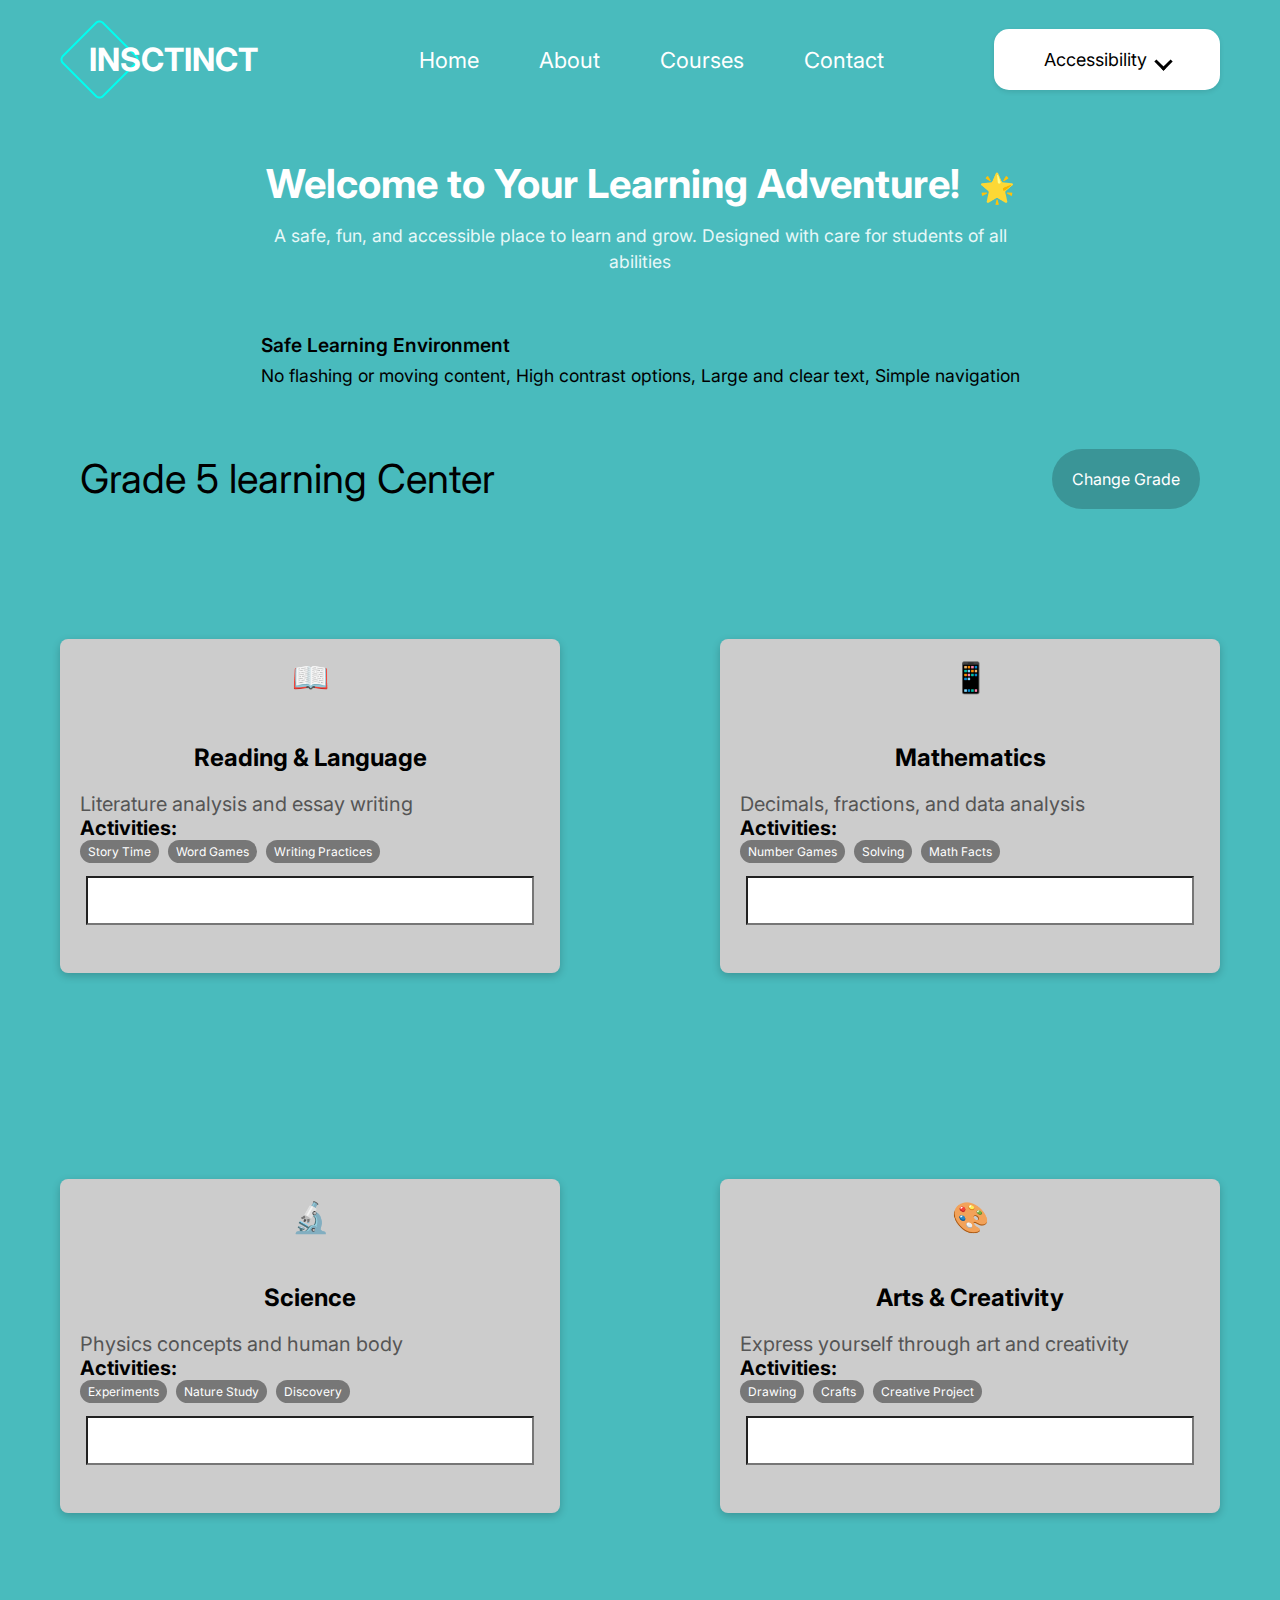
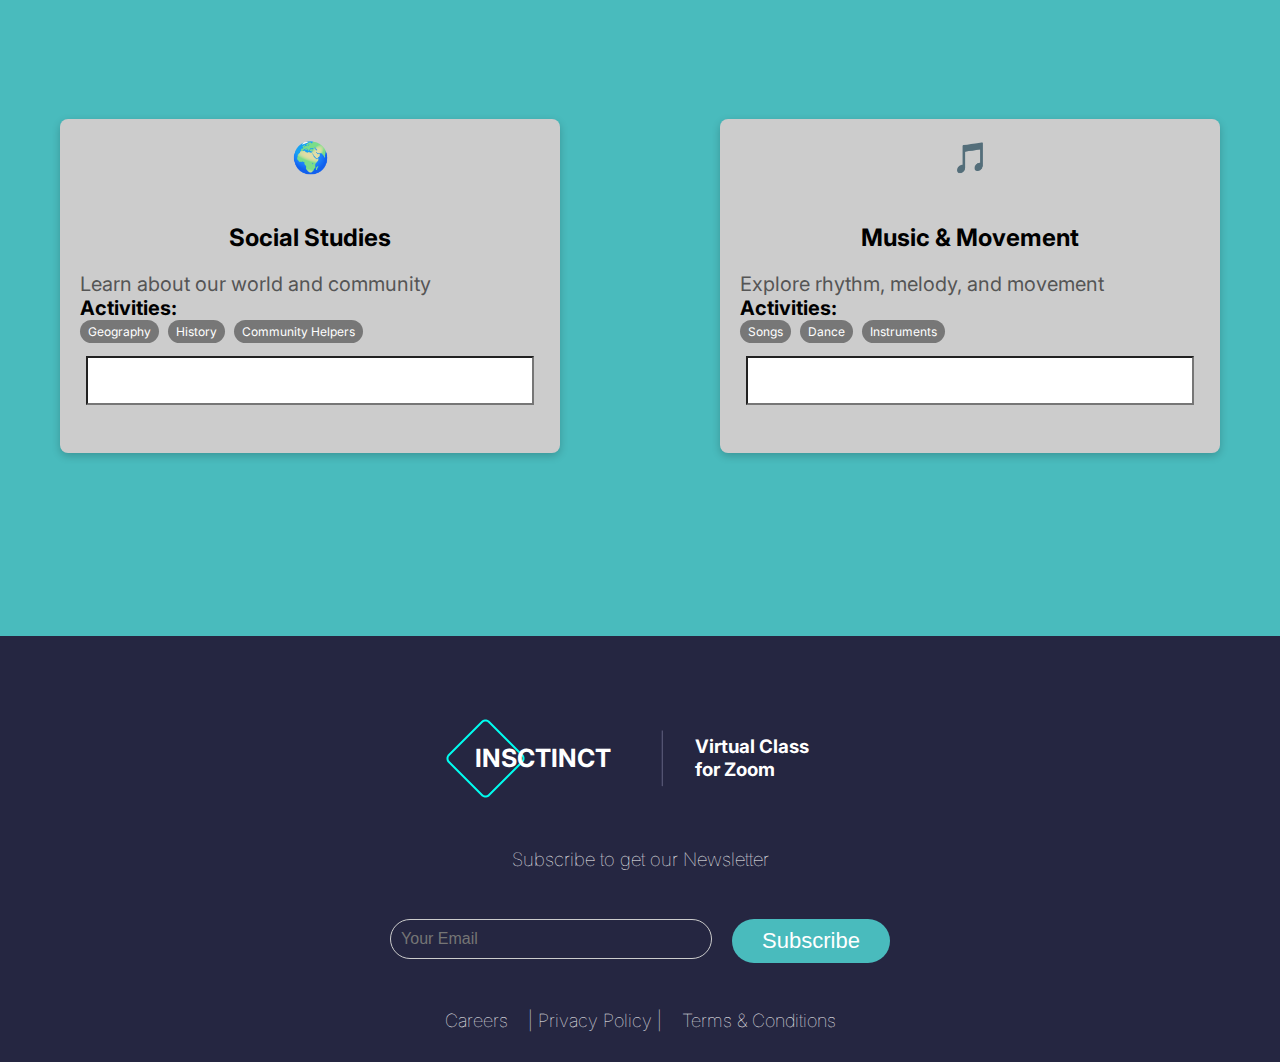
<file: grade5.html>
<!DOCTYPE html>
<html lang="en">
<head>
    <meta charset="UTF-8">
    <meta name="viewport" content="width=device-width, initial-scale=1.0">
    <title>Document</title>
    <link rel="preconnect" href="https://fonts.googleapis.com">
    <link rel="preconnect" href="https://fonts.gstatic.com" crossorigin>
<link href="https://fonts.googleapis.com/css2?family=Inter:ital,opsz,wght@0,14..32,100..900;1,14..32,100..900&family=Rubik+Mono+One&family=Rubik:ital,wght@0,900;1,900&display=swap" rel="stylesheet">
    <link rel="stylesheet" href="grade5.css">
</head>
<body>
    <div class="wrapper_header">
                <div class="header1">
                    <img class="img1" src="./images/Polygon 2.png" alt="">
                    <span> INSCTINCT</span>
                </div>
                <div class="menu">
                        <ul>
                            <li>Home</li>
                            <li>About</li>
                            <li>Courses</li>
                            <li>Contact</li>
                        </ul>
                </div>
                <div class="access">
                    <button class="accessibility-btn">
                            Accessibility
                            <span class="chevron"></span>
                    </button>
                </div>  
        </div>
        <div class="wrappertext">
            <section class="hero">
                <h1>Welcome to Your Learning Adventure! <span class="emoji">🌟</span></h1>
                <p class="subtext">
                    A safe, fun, and accessible place to learn and grow. Designed with care for students of all abilities
                </p>
            </section>

            <section class="safe-learning">
                <div class="safe-learning-content">
                    <h3>Safe Learning Environment</h3>
                    <p>No flashing or moving content, High contrast options, Large and clear text, Simple navigation</p>
                </div>
            </section>

            <section class="grade-level">
                <h2>Grade 5 learning Center</h2>
                <a href="datails.html">Change Grade</a>
            </section>
    </div>
        <div class="boxes">
            <div class="box">
                <div class="container">
                    <div class="card">
                        <div class="icon">📖</div>
                        <h2>Reading & Language</h2>
                        <p>Literature analysis and essay writing</p>
                        <h3>Activities:</h3>
                        <div class="tags">
                            <span>Story Time</span>
                            <span>Word Games</span>
                            <span>Writing Practices</span>
                        </div>
                        <input type="text">
                    </div>
                    <div class="card">
                        <div class="icon">📱</div>
                        <h2>Mathematics</h2>
                        <p>Decimals, fractions, and data analysis</p>
                        <h3>Activities:</h3>
                        <div class="tags">
                            <span>Number Games</span>
                            <span>Solving</span>
                            <span>Math Facts</span>
                        </div>
                        <input type="text">
                    </div>
                </div>
            </div>
            <div class="box2">
                <div class="container2">
                    <div class="card">
                            <div class="icon">🔬</div>
                            <h2>Science</h2>
                            <p>Physics concepts and human body</p>
                            <h3>Activities:</h3>
                            <div class="tags">
                                <span>Experiments</span>
                                <span>Nature Study</span>
                                <span>Discovery</span>
                            </div>
                            <input type="text">
                    </div>
                    <div class="card">
                            <div class="icon">🎨</div>
                            <h2>Arts & Creativity</h2>
                            <p>Express yourself through art and creativity</p>
                            <h3>Activities:</h3>
                            <div class="tags">
                                <span>Drawing</span>
                                <span>Crafts</span>
                                <span>Creative Project</span>
                            </div>
                            <input type="text">
                    </div>
                </div>
            </div>
            <div class="box3">
                <div class="container3">
                    <div class="card">
                            <div class="icon">🌍</div>
                            <h2>Social Studies</h2>
                            <p>Learn about our world and community</p>
                            <h3>Activities:</h3>
                            <div class="tags">
                                <span>Geography</span>
                                <span>History</span>
                                <span>Community Helpers</span>
                            </div>
                            <input type="text">
                    </div>
                     <div class="card">
                            <div class="icon">🎵</div>
                            <h2>Music & Movement</h2>
                            <p>Explore rhythm, melody, and movement</p>
                            <h3>Activities:</h3>
                            <div class="tags">
                                <span>Songs</span>
                                <span>Dance</span>
                                <span>Instruments</span>
                            </div>
                            <input type="text">
                    </div>
                </div>
            </div>
        </div>
        <div class="fotter">
                <div class="fotter2">
                    <div class="lastmsg">
                        <img src="./images/Polygon 2.png" alt="">
                        <span>INSCTINCT</span>
                        <img src="./images/Line 10.png" alt="">
                        <h3>Virtual Class for Zoom</h3>
                    </div>
                    <div class="sub">
                        <h3>Subscribe to get our Newsletter</h3>
                    </div>
                    <div class="email">
                        <ul>
                            <li class="your"><input type="email" placeholder="Your Email" class="email-input" /></li>
                            <li class="subs"><button>Subscribe</button></li>
                        </ul>
                    </div>
                    <div class="lastmsg1">
                        <ul>
                            <li><h5>Careers</h5></li>
                            <li><h5>| Privacy Policy |</h5></li>
                            <li><h5>Terms & Conditions</h5></li>
                        </ul>
                    </div>  
                </div>
    </div>
</body>
</html>
</file>
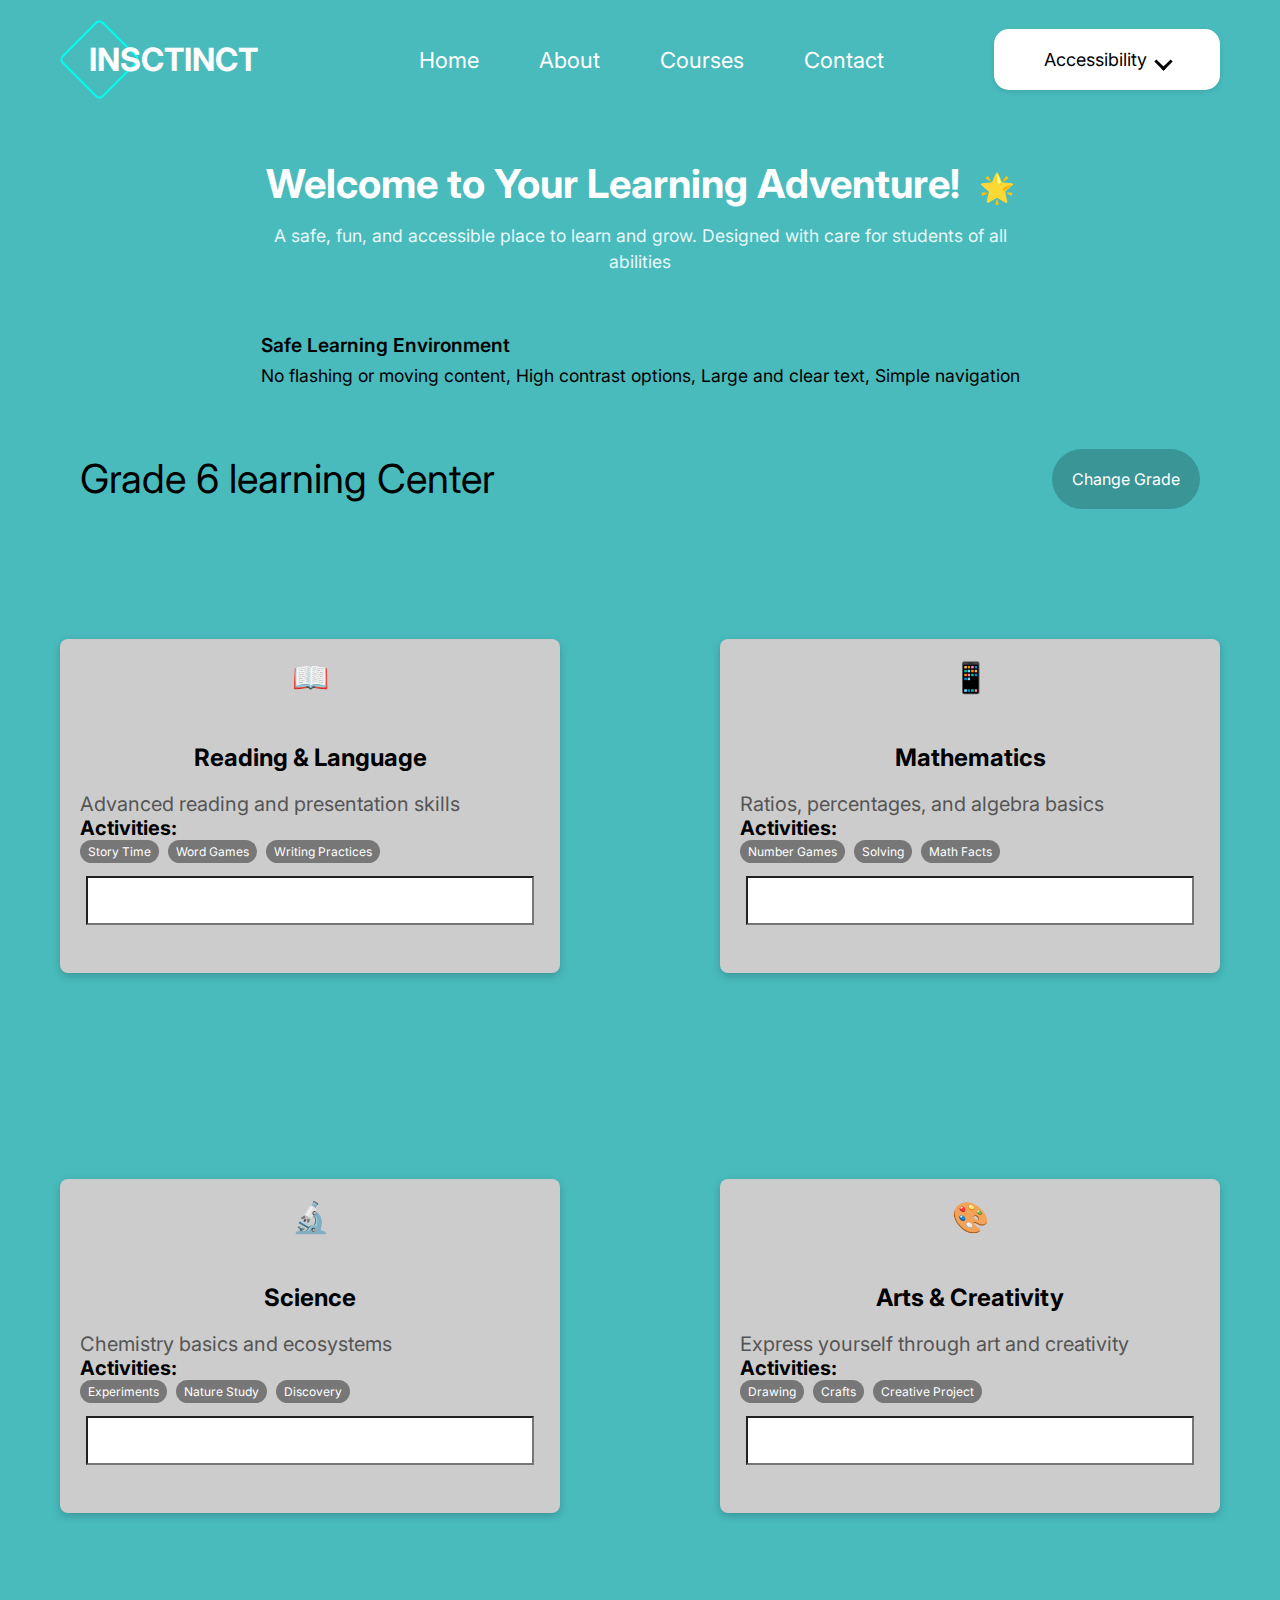
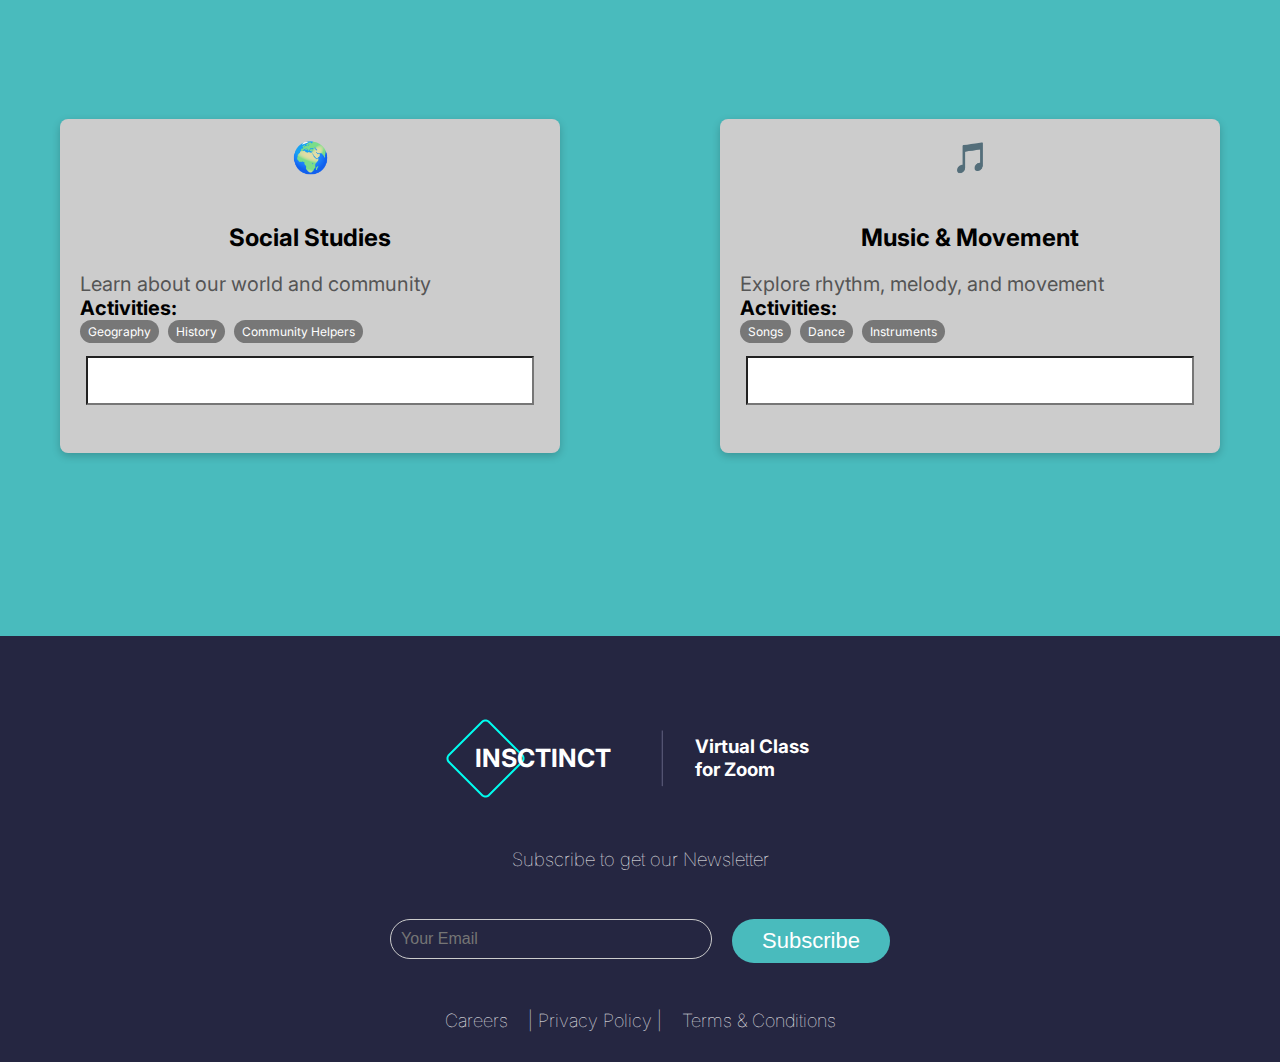
<file: grade6.html>
<!DOCTYPE html>
<html lang="en">
<head>
    <meta charset="UTF-8">
    <meta name="viewport" content="width=device-width, initial-scale=1.0">
    <title>Document</title>
    <link rel="preconnect" href="https://fonts.googleapis.com">
    <link rel="preconnect" href="https://fonts.gstatic.com" crossorigin>
<link href="https://fonts.googleapis.com/css2?family=Inter:ital,opsz,wght@0,14..32,100..900;1,14..32,100..900&family=Rubik+Mono+One&family=Rubik:ital,wght@0,900;1,900&display=swap" rel="stylesheet">
    <link rel="stylesheet" href="grade6.css">
</head>
<body>
    <div class="wrapper_header">
                <div class="header1">
                    <img class="img1" src="./images/Polygon 2.png" alt="">
                    <span> INSCTINCT</span>
                </div>
                <div class="menu">
                        <ul>
                            <li>Home</li>
                            <li>About</li>
                            <li>Courses</li>
                            <li>Contact</li>
                        </ul>
                </div>
                <div class="access">
                    <button class="accessibility-btn">
                            Accessibility
                            <span class="chevron"></span>
                    </button>
                </div>  
        </div>
        <div class="wrappertext">
            <section class="hero">
                <h1>Welcome to Your Learning Adventure! <span class="emoji">🌟</span></h1>
                <p class="subtext">
                    A safe, fun, and accessible place to learn and grow. Designed with care for students of all abilities
                </p>
            </section>

            <section class="safe-learning">
                <div class="safe-learning-content">
                    <h3>Safe Learning Environment</h3>
                    <p>No flashing or moving content, High contrast options, Large and clear text, Simple navigation</p>
                </div>
            </section>

            <section class="grade-level">
                <h2>Grade 6 learning Center</h2>
                <a href="datails.html">Change Grade</a>
            </section>
    </div>
        <div class="boxes">
            <div class="box">
                <div class="container">
                    <div class="card">
                        <div class="icon">📖</div>
                        <h2>Reading & Language</h2>
                        <p>Advanced reading and presentation skills</p>
                        <h3>Activities:</h3>
                        <div class="tags">
                            <span>Story Time</span>
                            <span>Word Games</span>
                            <span>Writing Practices</span>
                        </div>
                        <input type="text">
                    </div>
                    <div class="card">
                        <div class="icon">📱</div>
                        <h2>Mathematics</h2>
                        <p>Ratios, percentages, and algebra basics</p>
                        <h3>Activities:</h3>
                        <div class="tags">
                            <span>Number Games</span>
                            <span>Solving</span>
                            <span>Math Facts</span>
                        </div>
                        <input type="text">
                    </div>
                </div>
            </div>
            <div class="box2">
                <div class="container2">
                    <div class="card">
                            <div class="icon">🔬</div>
                            <h2>Science</h2>
                            <p>Chemistry basics and ecosystems</p>
                            <h3>Activities:</h3>
                            <div class="tags">
                                <span>Experiments</span>
                                <span>Nature Study</span>
                                <span>Discovery</span>
                            </div>
                            <input type="text">
                    </div>
                    <div class="card">
                            <div class="icon">🎨</div>
                            <h2>Arts & Creativity</h2>
                            <p>Express yourself through art and creativity</p>
                            <h3>Activities:</h3>
                            <div class="tags">
                                <span>Drawing</span>
                                <span>Crafts</span>
                                <span>Creative Project</span>
                            </div>
                            <input type="text">
                    </div>
                </div>
            </div>
            <div class="box3">
                <div class="container3">
                    <div class="card">
                            <div class="icon">🌍</div>
                            <h2>Social Studies</h2>
                            <p>Learn about our world and community</p>
                            <h3>Activities:</h3>
                            <div class="tags">
                                <span>Geography</span>
                                <span>History</span>
                                <span>Community Helpers</span>
                            </div>
                            <input type="text">
                    </div>
                     <div class="card">
                            <div class="icon">🎵</div>
                            <h2>Music & Movement</h2>
                            <p>Explore rhythm, melody, and movement</p>
                            <h3>Activities:</h3>
                            <div class="tags">
                                <span>Songs</span>
                                <span>Dance</span>
                                <span>Instruments</span>
                            </div>
                            <input type="text">
                    </div>
                </div>
            </div>
        </div>
        <div class="fotter">
                <div class="fotter2">
                    <div class="lastmsg">
                        <img src="./images/Polygon 2.png" alt="">
                        <span>INSCTINCT</span>
                        <img src="./images/Line 10.png" alt="">
                        <h3>Virtual Class for Zoom</h3>
                    </div>
                    <div class="sub">
                        <h3>Subscribe to get our Newsletter</h3>
                    </div>
                    <div class="email">
                        <ul>
                            <li class="your"><input type="email" placeholder="Your Email" class="email-input" /></li>
                            <li class="subs"><button>Subscribe</button></li>
                        </ul>
                    </div>
                    <div class="lastmsg1">
                        <ul>
                            <li><h5>Careers</h5></li>
                            <li><h5>| Privacy Policy |</h5></li>
                            <li><h5>Terms & Conditions</h5></li>
                        </ul>
                    </div>  
                </div>
    </div>
</body>
</html>
</file>
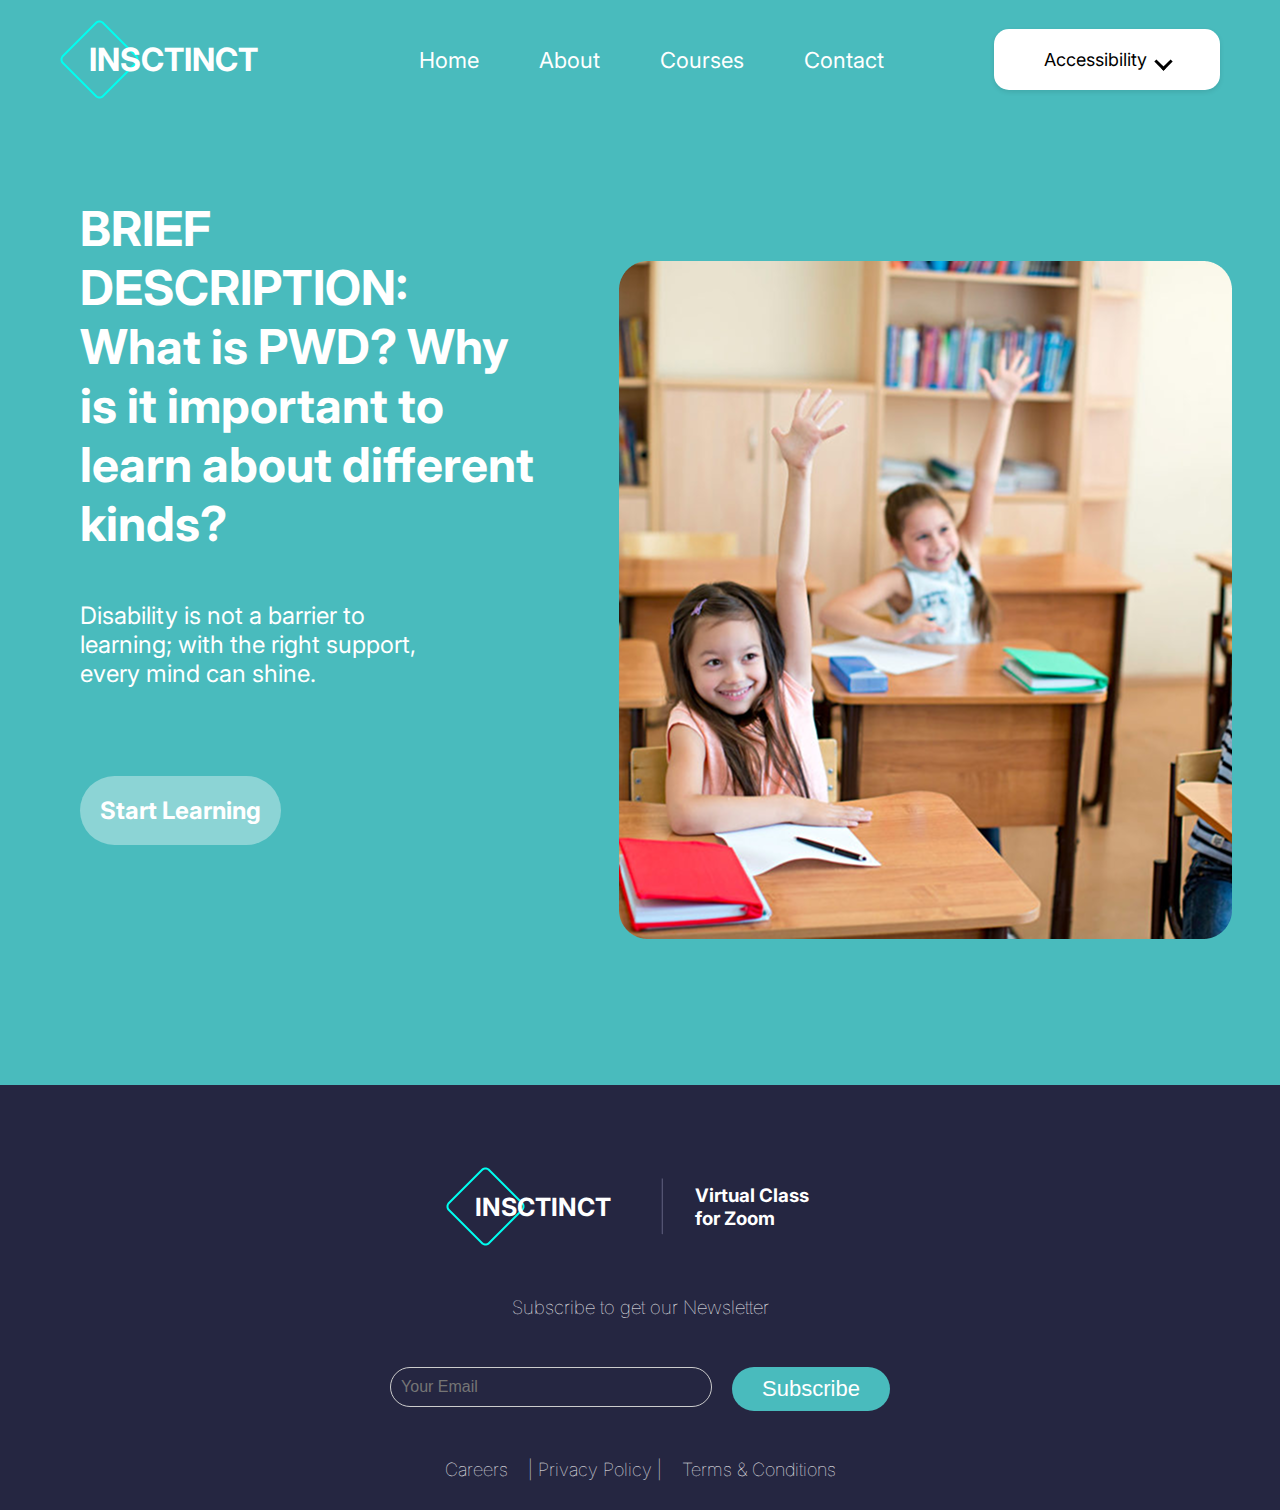
<file: home.html>
<!DOCTYPE html>
<html lang="en">
<head>
    <meta charset="UTF-8">
    <meta name="viewport" content="width=device-width, initial-scale=1.0">
    <title>Document</title>
    <link rel="preconnect" href="https://fonts.googleapis.com">
    <link rel="preconnect" href="https://fonts.gstatic.com" crossorigin>
<link href="https://fonts.googleapis.com/css2?family=Inter:ital,opsz,wght@0,14..32,100..900;1,14..32,100..900&family=Rubik+Mono+One&family=Rubik:ital,wght@0,900;1,900&display=swap" rel="stylesheet">
<link rel="stylesheet" href="home.css">
</head>
<body>
        <div class="wrapper_header">
                <div class="header1">
                    <img class="img1" src="./images/Polygon 2.png" alt="">
                    <span> INSCTINCT</span>
                </div>
                    <div class="menu">
                        <ul>
                            <li>Home</li>
                            <li>About</li>
                            <li>Courses</li>
                            <li>Contact</li>
                        </ul>
                    </div>
                    <div class="access">
                        <button class="accessibility-btn">
                            Accessibility
                            <span class="chevron"></span>
                        </button>
                    </div>  
        </div>
        <div class="banner">
            <div class="banner_section">
                <div class="text10">
                    <h1>BRIEF DESCRIPTION: What is
                        PWD? Why is it important
                         to learn about different <br> kinds?</h1>
                </div>
                <div class="text20">
                    <p>Disability is not a barrier to learning; with the
                         right support, every mind can shine.</p>
                </div>
                <div class="banner_button">
                    <a href="datails.html">Start Learning</a>
                </div>
            </div>
            <div class="img1">
                <img src="./images/Rectangle 77 (1).png" alt="">
            </div>
        </div>
        <div class="fotter">
                <div class="fotter2">
                    <div class="lastmsg">
                        <img src="./images/Polygon 2.png" alt="">
                        <span>INSCTINCT</span>
                        <img src="./images/Line 10.png" alt="">
                        <h3>Virtual Class for Zoom</h3>
                    </div>
                    <div class="sub">
                        <h3>Subscribe to get our Newsletter</h3>
                    </div>
                    <div class="email">
                        <ul>
                            <li class="your"><input type="email" placeholder="Your Email" class="email-input" /></li>
                            <li class="subs"><button>Subscribe</button></li>
                        </ul>
                    </div>
                    <div class="lastmsg1">
                        <ul>
                            <li><h5>Careers</h5></li>
                            <li><h5>| Privacy Policy |</h5></li>
                            <li><h5>Terms & Conditions</h5></li>
                        </ul>
                    </div>  
                </div>
        </div>

</body>
</html>
</file>
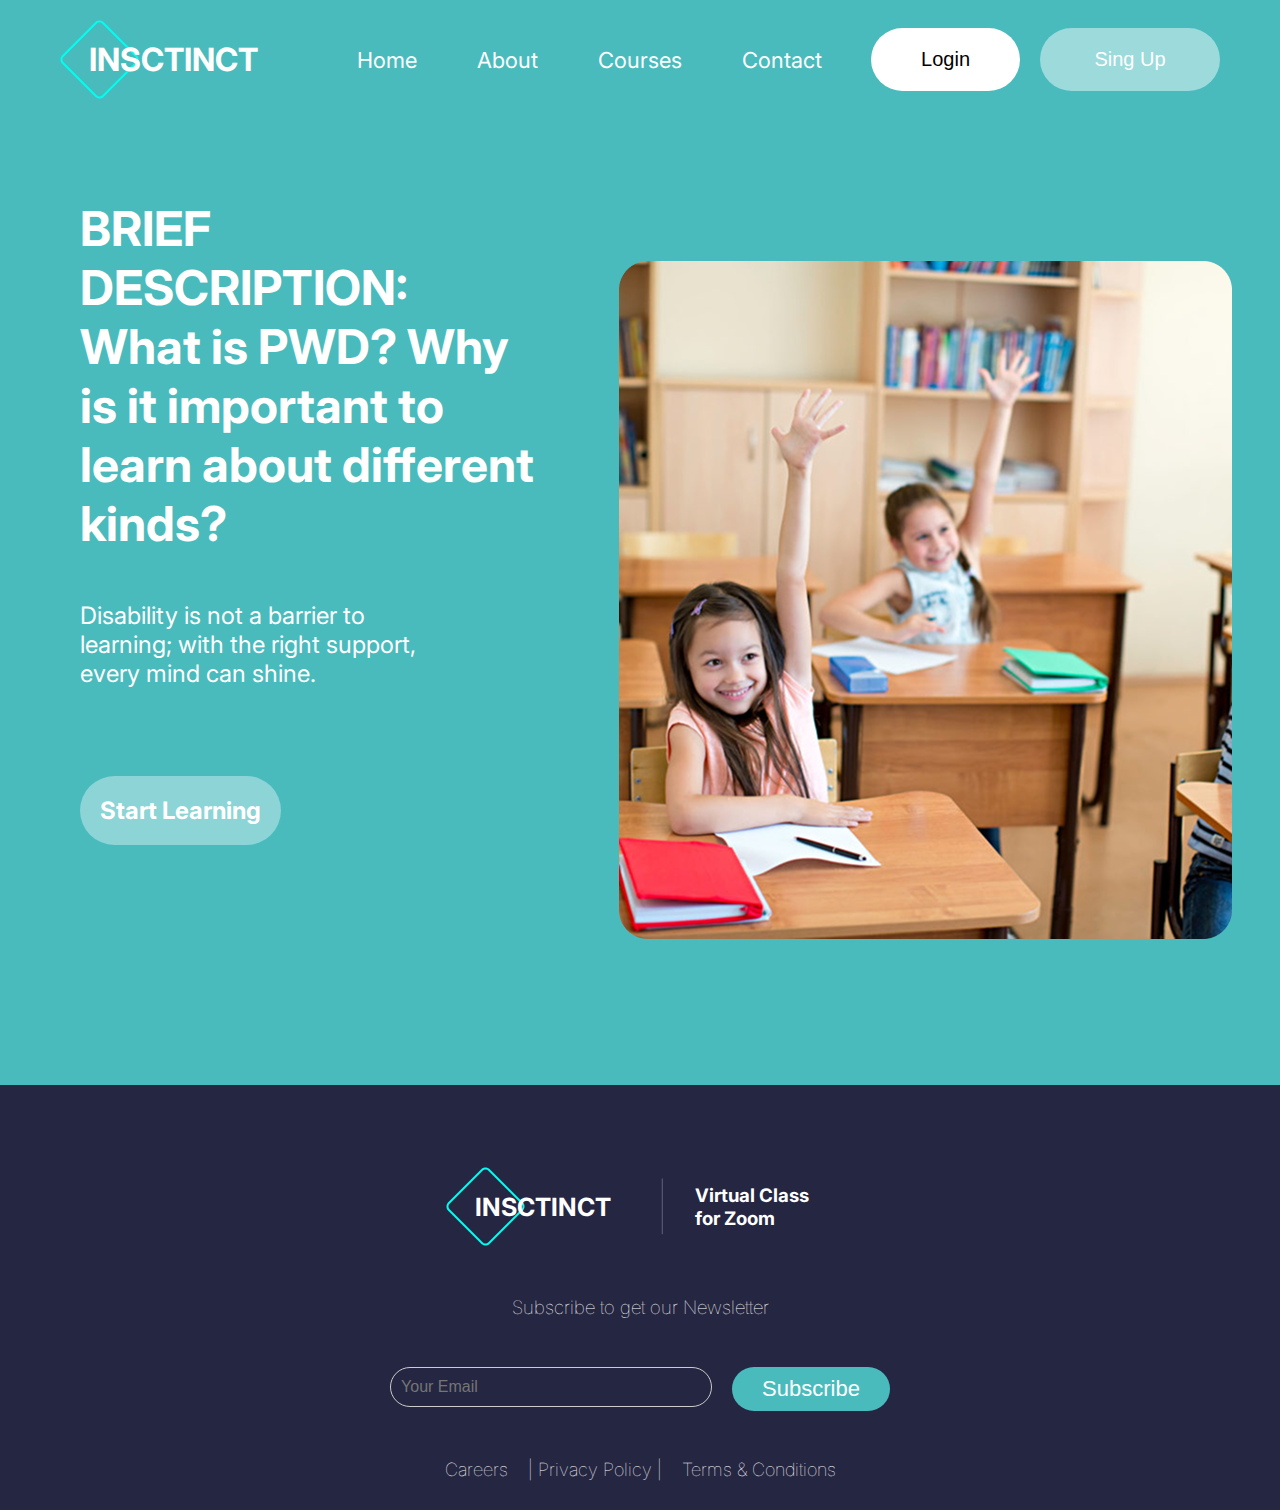
<file: landing.html>
<!DOCTYPE html>
<html lang="en">
<head>
    <meta charset="UTF-8">
    <meta name="viewport" content="width=device-width, initial-scale=1.0">
    <title>Document</title>
    <link rel="preconnect" href="https://fonts.gstatic.com" crossorigin>
<link href="https://fonts.googleapis.com/css2?family=Inter:ital,opsz,wght@0,14..32,100..900;1,14..32,100..900&family=Rubik+Mono+One&family=Rubik:ital,wght@0,900;1,900&display=swap" rel="stylesheet">
<link rel="stylesheet" href="landing.css">
</head>
<body>
        <div class="wrapper_header">
                <div class="header1">
                    <img class="img1" src="./images/Polygon 2.png" alt="">
                    <span> INSCTINCT</span>
                </div>
                    <div class="menu">
                        <ul>
                            <li>Home</li>
                            <li>About</li>
                            <li>Courses</li>
                            <li>Contact</li>
                        </ul>
                    </div>
                    <div class="login">
                        <ul>
                            <li class="log"><button>Login</button></li>
                            <li class="sign"><button>Sing Up</button></li>
                        </ul>
                    </div>  
        </div>
        <div class="banner">
            <div class="banner_section">
                <div class="text10">
                    <h1>BRIEF DESCRIPTION: What is
                        PWD? Why is it important
                         to learn about different <br> kinds?</h1>
                </div>
                <div class="text20">
                    <p>Disability is not a barrier to learning; with the
                         right support, every mind can shine.</p>
                </div>
                <div class="banner_button">
                    <a href="home.html">Start Learning</a>
                </div>
            </div>
            <div class="img1">
                <img src="./images/Rectangle 77 (1).png" alt="">
            </div>
        </div>
        <div class="fotter">
                <div class="fotter2">
                    <div class="lastmsg">
                        <img src="./images/Polygon 2.png" alt="">
                        <span>INSCTINCT</span>
                        <img src="./images/Line 10.png" alt="">
                        <h3>Virtual Class for Zoom</h3>
                    </div>
                    <div class="sub">
                        <h3>Subscribe to get our Newsletter</h3>
                    </div>
                    <div class="email">
                        <ul>
                            <li class="your"><input type="email" placeholder="Your Email" class="email-input" /></li>
                            <li class="subs"><button>Subscribe</button></li>
                        </ul>
                    </div>
                    <div class="lastmsg1">
                        <ul>
                            <li><h5>Careers</h5></li>
                            <li><h5>| Privacy Policy |</h5></li>
                            <li><h5>Terms & Conditions</h5></li>
                        </ul>
                    </div>  
                </div>
        </div>
</body>
</html>
</file>
<file: index.css>
body {
  margin: 0;
  padding: 0;
  font-family: 'Inter', sans-serif;
  display: flex;
  flex-direction: column;
}

.whole {
  display: flex;
  justify-content: space-between;
  align-items: center;
}

.header1 {
  margin: 20px 0 20px 30px;
  display: flex;
}

.wrapper1 {
  display: flex;
  flex-direction: column;
  justify-content: center;
  align-items: center;
  width: 100%;
  min-height: 650px;
}

.text1 {
  font-size: 20px;
}

.text2 {
  width: 100%;
  max-width: 400px;
  height: 100px;
  display: flex;
  justify-content: center;
}

.text2 ul {
  list-style: none;
  border-radius: 100px;
  padding: 10px;
  /* margin: 0; */
  border: none;
  display: flex;
  background-color: #49bbbd98;
  gap: 10px;
  justify-content: space-evenly;
  width: 100%;
}

.log {
  background-color: #49BBBD;
  font-size: 20px;
  border-radius: 30px;
  border: none;
  padding: 10px;
  color: white;
  width: 100px;
  display: flex;
  align-items: center;
  justify-content: center;
}

.reg {
  background-color: transparent;
  font-size: 20px;
  border-radius: 30px;
  border: none;
  padding: 15px;
  color: white;
  right: 40px;
}

.text3 {
  display: flex;
  margin-top: 20px;
}
.user,
.user2 {
  display: flex;
  margin-right: 19rem;
  justify-content: center;
}

.rectangle,
.rectangle2 {
  background-color: white;
  border: 2px solid #49BBBD;
  border-radius: 40px;
  width: 100%;
  max-width: 390px;
  display: flex;
  flex-direction: row;
  justify-content: space-between;
  align-items: center;
  margin-top: 20px;
  padding: 10px 20px;
  box-sizing: border-box;
}

.name1 {
  color: #49BBBD;
  margin-left: 20px;
}
.name2 {
  color: #49BBBD;
  margin-left: 20px;
}

.invi {
  margin: 20px;
}

.input1 {
  display: flex;
  justify-content: space-between;
  width: 55%;
  max-width: 800px;
  margin: 0 auto;
}

.input1 input {
  margin-left: 20px;
  flex-grow: 0.5;
}

.remem {
  display: flex;
}

.for {
  display: flex;
  justify-content: space-evenly;
  margin-left: 100px;
}

.lastbut {
  padding: 40px;
  display: flex;
  justify-content: end;
  align-items: end;
  margin-left: 10rem;
}

.lastbut > a {
  display: flex;
  padding: 15px;
  background-color: #49BBBD;
  border: none;
  border-radius: 40px;
  color: white;
  font-size: 20px;
  text-decoration: none;
  width: 200px;
  justify-content: center;
  align-items: center;
}

/* Responsive Screens */
@media screen and (max-width: 768px) {

  body {
    flex-direction: column;
    align-items: center;
  }

  .whole {
    flex-direction: column;
    align-items: center;
    text-align: center;
  }

  .header1 {
    margin: 10px 0;
    justify-content: center;
  }

  .wrapper1 {
    padding: 20px;
    min-height: auto;
  }

  .text1 {
    font-size: 18px;
    text-align: center;
  }

  .text2 {
    width: 90%;
    max-width: 300px;
  }

  .text2 ul {
    flex-direction: row;
    align-items: center;
    gap: 10px;
    width: 100%;
  }

  .log,
  .reg {
    /* width: 100%; */
    font-size: 18px;
    padding: 12px;
    text-align: center;
  }

  .text3 {
    flex-direction: column;
    align-items: center;
    margin-top: 10px;
  }

  .user,
  .user2{
    margin: 0;
    flex-direction: row;
    width: 100%;
    margin-top: 20px;
    align-items: center;
    justify-content: center;
  }
  .invi{
    display: flex;
    flex-direction: row;
  }

  .rectangle,
  .rectangle2 {
    max-width: 60%;
    flex-direction: row;
    align-items: flex-start;
    padding: 15px;
  }

  .name1,
  .name2 {
    margin-left: 0;
    font-size: 16px;
  }

  .input1 {
    display: flex;
    width: 60%;
  }

  .remem {
    justify-content: flex-start;
    margin-top: 10px;
    margin-right: 10rem;
  }

  .for {
    flex-direction: row;
    align-items:center;
    margin-left: 0;
    margin-top: 10px;
    gap: 10px;
    text-align: right;
  }

  .lastbut {
    padding: 20px;
    margin: 0;
  }

  .lastbut > a {
    width: 80%;
    font-size: 18px;
    padding: 12px 30px;
  }
}
</file>
<file: datails.css>
body{
    padding: 0;
    margin: 0;
    font-family: Inter;
    display: flex;
    flex-direction: column;
    font-family: inter;
    background-color: #49BBBD;
}

/* header section */
.wrapper_header{
    display: flex;
    align-items: center;
    justify-content: space-between;
    padding: 20px 60px;
}
.header1{
    display: flex;
    align-items: center;
}
.header1 span{
    color: white;
    font-size: 32px;
    font-weight: bold;
    position: relative;
    right: 50px;
}

/* menu section */
.menu{
    display: flex;
}
.menu >ul{
    display: flex;
    flex-direction: row;
    list-style: none;
    font-size: 22px;
    color: white;
    justify-content: center;
    align-items: center;
    gap: 60px;
    margin: 0;
    padding: 0;
}
.menu li a{
  text-decoration: none;
  color: white;
}

/* accessibility section */
.access{
    display: flex;
    justify-content: center;
    align-items: center;
}
.accessibility-btn {
  background-color: white;
  color: #000;
  border: none;
  border-radius: 15px;
  padding: 20px 50px;
  font-size: 18px;
  font-family: 'Inter', sans-serif;
  display: flex;
  align-items: center;
  gap: 10px;
  cursor: pointer;
  box-shadow: 0 2px 5px rgba(0,0,0,0.1);
}

/* Chevron arrow created with borders */
.chevron {
  width: 10px;
  height: 10px;
  border-right: 3px solid #000;
  border-bottom: 3px solid #000;
  transform: rotate(45deg);
  margin-top: 3px;
}

/* wrapper text */
.wrppertext {
  margin: 0;
  color: white;
  text-align: center;
}

/* HERO SECTION */
.hero {
  padding: 40px 20px 20px;
  display: flex;
  flex-direction: column;
  align-items: center;
}

.hero h1 {
  font-size: 2.5rem;
  font-weight: 700;
  color: white;
  margin: 0;
}

.hero .emoji {
  margin-left: 10px;
  font-size: 1.8rem;
}

/* SUBTEXT */
.subtext {
  margin-top: 15px;
  font-size: 1.1rem;
  max-width: 750px;
  color: #e7f8f8;
  line-height: 1.5;
  text-align: center;
}

/* SAFE LEARNING SECTION */
.safe-learning {
  display: flex;
  justify-content: center;
  align-items: flex-start;
  color: black;
  margin-bottom: 2rem;
}

.safe-learning-content {
  display: flex;
  flex-direction: column;
  text-align: left;
  max-width: 1000px;
}

.safe-learning-content h3 {
  font-weight: 600;
  margin-bottom: 6px;
  font-size: 1.2rem;
}

.safe-learning-content p {
  margin: 0;
  font-size: 1.1rem;
  line-height: 1.5;
}

/* GRADE LEVEL TITLE */
.grade-level{
  display: flex;
  justify-content: center;
  align-items: center;
}
.grade-level h2{
  font-size: 40px;
  font-weight: 400;
}
/* box_parents section */
.box_parent{
  display: flex;
  flex-direction: column;
}
/* box section */
.box {
  display: flex;
  justify-content: center;
  align-items: center;
  height: 60vh;
}

.container {
  display: flex;
  gap: 10rem;
}

.card {
  background: #CCCCCC;
  width: 460px;
  height: 294px;
  padding: 20px;
  text-align: center;
  border-radius: 8px;
  box-shadow: 0px 3px 8px rgba(0, 0, 0, 0.2);
}

.icon {
  font-size: 30px;
  margin-bottom: 10px;
}

.icon.star {
  color: #4aa3f5;
}

.icon.heart {
  color: #e44b6b;
}

.card h2 {
  margin-top: 3rem;
}

.card p {
  color: #555;
  font-size: 14px;
  margin-bottom: 2rem;
}

.card input {
  width: 90%;
  padding: 8px;
  margin-bottom: 2rem;
  background-color: white;
}

.card a {
  background: #777;
  color: white;
  border: none;
  padding: 10px 18px;
  border-radius: 20px;
  cursor: pointer;
  font-size: 16px;
  font-weight: bold;
  text-decoration: none;
}

button:hover {
  background: #555;
}

/* box2 section */
.box2 {
  display: flex;
  justify-content: center;
  align-items: center;
  height: 60vh;
}

.container {
  display: flex;
  gap: 10rem;
}

.card {
  background: #CCCCCC;
  width: 460px;
  height: 294px;
  padding: 20px;
  text-align: center;
  border-radius: 8px;
  box-shadow: 0px 3px 8px rgba(0, 0, 0, 0.2);
}

.icon {
  font-size: 30px;
  margin-bottom: 10px;
}

.icon.star {
  color: #4aa3f5;
}

.icon.heart {
  color: #e44b6b;
}

.card h2 {
  margin-top: 3rem;
}

.card p {
  color: #555;
  font-size: 14px;
  margin-bottom: 2rem;
}

.card input {
  width: 90%;
  padding: 8px;
  margin-bottom: 2rem;
  background-color: white;
}

.card a {
  background: #777;
  color: white;
  border: none;
  padding: 10px 18px;
  border-radius: 20px;
  cursor: pointer;
  font-size: 16px;
  font-weight: bold;
  text-decoration: none;
}

button:hover {
  background: #555;
}

/* box3 section */
.box3 {
  display: flex;
  justify-content: center;
  align-items: center;
  height: 60vh;
}

.container {
  display: flex;
  gap: 10rem;
}

.card {
  background: #CCCCCC;
  width: 460px;
  height: 294px;
  padding: 20px;
  text-align: center;
  border-radius: 8px;
  box-shadow: 0px 3px 8px rgba(0, 0, 0, 0.2);
}

.icon {
  font-size: 30px;
  margin-bottom: 10px;
}

.icon.star {
  color: #4aa3f5;
}

.icon.heart {
  color: #e44b6b;
}

.card h2 {
  margin-top: 3rem;
}

.card p {
  color: #555;
  font-size: 14px;
  margin-bottom: 2rem;
}

.card input {
  width: 90%;
  padding: 8px;
  margin-bottom: 2rem;
  background-color: white;
}

.card a {
  background: #777;
  color: white;
  border: none;
  padding: 10px 18px;
  border-radius: 20px;
  cursor: pointer;
  font-size: 16px;
  font-weight: bold;
  text-decoration: none;
}

button:hover {
  background: #555;
}

/* footter section */
.fotter{
    background-color: #252641;
    display: flex;
    justify-content: center;
    align-items: center;
    margin-top: 5rem;
}
.lastmsg{
    display: flex;
    align-items: center;
    justify-content: center;
    margin-top: 5rem;
}
.lastmsg span{
    color: white;
    font-size: 25px;
    font-weight: bold;
    position: relative;
    right: 50px;
}
.lastmsg img{
    display: flex;
    flex-direction: row;
}
.lastmsg h3{
    display: flex;
    width: 140px;
    margin-left: 2rem;
    color: white;
}
.sub h3{
    color: white;
    display: flex;
    align-items: center;
    justify-content: center;
    margin-top: 3rem;
    font-weight: lighter;
}
.email{
    display: flex;
    justify-content: center;
    align-items: center;
    margin-top: 3rem;
}
.email ul{
    display: flex;
    flex-direction: row;
    list-style: none;
    gap: 20px;
    margin: 0;
    padding: 0;
}
.email .your input{
    background-color: rgba(255, 255, 255, 0);
    padding: 10px 10px;
    border-radius: 40px;
    background-color: #252641;
    color: white;
    display: flex;
}
.email-input {
  display: flex;
  padding: 15px 20px;
  border: 1px solid #ccc;
  border-radius: 30px;
  width: 300px;
  font-size: 16px;
  outline: none;
  transition: border 0.3s;
}
.email .subs button {
  display: flex;
  background: #49BBBD;
  border: none;
  padding: 9px 30px;
  border-radius: 30px;
  color: white;
  font-size: 22px;
}
.lastmsg1{
  display: flex;
  justify-content: center;
  align-items: center;
  margin-top: 1rem;
}
.lastmsg1 ul{
  display: flex;
  flex-direction: row;
  list-style: none;
  gap: 20px;
  margin: 0;
  padding: 0; 
  font-size: 22px;
  color: white;
}
.lastmsg1 li h5{
  font-weight: lighter;
}

/* media query section */

@media screen and (max-width: 768px) {
  body {
    flex-direction: column;
    padding: 0;
  }

  /* HEADER */
  .wrapper_header {
    flex-direction: row;
    padding: 10px 20px;
    text-align: center;
  }
  .header1 span {
    font-size: 24px;
 
  }
  .header1 img{
    width: 30%;
  }

  /* MENU */
  .menu > ul {
    display: none;
  }
    /* ACCESS BUTTON */
  .accessibility-btn {
    padding: 12px 25px;
    font-size: 16px;
  }

  /* HERO SECTION */
  .hero h1 {
    font-size: 1.8rem;
    text-align: center;
  }
  .subtext {
    font-size: 1rem;
    padding: 0 10px;
  }

  /* SAFE LEARNING SECTION */
  .safe-learning {
    flex-direction: column;
    padding: 10px;
  }
  .safe-learning-content {
    max-width: 100%;
    text-align: center;
  }

  /* GRADE LEVEL TITLE */
  .grade-level {
    flex-direction: column;
    gap: 10px;
  }
  .grade-level h2 {
    font-size: 28px;
  }

  /* BOX SECTIONS */
  .box,
  .box2,
  .box3 {
    flex-direction: column;
    height: auto;
    padding: 20px 0;
  }
  .container {
    flex-direction: column;
    gap: 2rem;
  }
  .card {
    width: 90%;
    height: auto;
  }
  .card h2 {
    font-size: 20px;
    margin-top: 10px;
  }
  .card p {
    font-size: 14px;
  }
  .card input {
    width: 80%;
  }

  /* FOOTER */
  .fotter {
    flex-direction: column;
    padding: 20px;
  }
  .lastmsg {
    flex-direction: row;
    text-align: center;
  }
  .lastmsg span {
    /* right: 0; */
    font-size: 20px;
  }
  .lastmsg h3 {
    /* margin-left: 0; */
    margin-top: 10px;
  }

  .email {
    flex-direction: column;
    gap: 10px;
  }
  .email-input {
    width: 80%;
  }
  .email .subs button {
    font-size: 18px;
    padding: 8px 20px;
  }

  .lastmsg1 ul {
    flex-direction: column;
    font-size: 18px;
    gap: 10px;
    text-align: center;
  }
}
</file>
<file: grade1.css>
body{
    padding: 0;
    margin: 0;
    font-family: Inter;
    display: flex;
    flex-direction: column;
    font-family: inter;
    background-color: #49BBBD;
}

/* header section */
.wrapper_header{
    display: flex;
    align-items: center;
    justify-content: space-between;
    padding: 20px 60px;
}
.header1{
    display: flex;
    align-items: center;
}
.header1 span{
    color: white;
    font-size: 32px;
    font-weight: bold;
    position: relative;
    right: 50px;
}

/* menu section */
.menu{
    display: flex;
}
.menu >ul{
    display: flex;
    flex-direction: row;
    list-style: none;
    font-size: 22px;
    color: white;
    justify-content: center;
    align-items: center;
    gap: 60px;
    margin: 0;
    padding: 0;
}

/* accessibility section */
.access{
    display: flex;
    justify-content: center;
    align-items: center;
}
.accessibility-btn {
  background-color: white;
  color: #000;
  border: none;
  border-radius: 15px;
  padding: 20px 50px;
  font-size: 18px;
  font-family: 'Inter', sans-serif;
  display: flex;
  align-items: center;
  gap: 10px;
  cursor: pointer;
  box-shadow: 0 2px 5px rgba(0,0,0,0.1);
}

/* Chevron arrow created with borders */
.chevron {
  width: 10px;
  height: 10px;
  border-right: 3px solid #000;
  border-bottom: 3px solid #000;
  transform: rotate(45deg);
  margin-top: 3px;
}

/* wrapper text */
.wrppertext {
  margin: 0;
  color: white;
  text-align: center;
}

/* HERO SECTION */
.hero {
  padding: 40px 20px 20px;
  display: flex;
  flex-direction: column;
  align-items: center;
}

.hero h1 {
  font-size: 2.5rem;
  font-weight: 700;
  color: white;
  margin: 0;
}

.hero .emoji {
  margin-left: 10px;
  font-size: 1.8rem;
}

/* SUBTEXT */
.subtext {
  margin-top: 15px;
  font-size: 1.1rem;
  max-width: 750px;
  color: #e7f8f8;
  line-height: 1.5;
  text-align: center;
}

/* SAFE LEARNING SECTION */
.safe-learning {
  display: flex;
  justify-content: center;
  align-items: flex-start;
  color: black;
  margin-bottom: 2rem;
}

.safe-learning-content {
  display: flex;
  flex-direction: column;
  text-align: left;
  max-width: 1000px;
}

.safe-learning-content h3 {
  font-weight: 600;
  margin-bottom: 6px;
  font-size: 1.2rem;
}

.safe-learning-content p {
  margin: 0;
  font-size: 1.1rem;
  line-height: 1.5;
}

/* GRADE LEVEL TITLE */
.grade-level{
  display: flex;
  justify-content: space-between;
  align-items: center;
}
.grade-level h2{
  font-size: 40px;
  font-weight: 400;
  margin-left: 5rem;
}
.grade-level a{
    margin-right: 5rem;
    text-decoration: none;
    color: white;
    background-color: rgba(0, 0, 0, 0.199);
    padding: 20px;
    border-radius: 40px;
}

.boxes{
    display: flex;
    flex-direction: column;
}
/* box section */
.box {
  display: flex;
  justify-content: center;
  align-items: center;
  height: 60vh;
}

.container {
  display: flex;
  gap: 10rem;
}

.card {
  background: #CCCCCC;
  width: 460px;
  height: 294px;
  padding: 20px;
  text-align: center;
  border-radius: 8px;
  box-shadow: 0px 3px 8px rgba(0, 0, 0, 0.2);
}

.icon {
  font-size: 30px;
  margin-bottom: 10px;
}

.icon.star {
  color: #4aa3f5;
}

.icon.heart {
  color: #e44b6b;
}

.card h2 {
  margin-top: 3rem;
}
.card h3 {
  margin-bottom: 2rem;
  font-size: 20px;
  font-weight: bold;
  text-align: left;
  margin: 0;
}

.card p {
  color: #555;
  font-size: 20px;
  margin-bottom: 1rem;
  text-align: left;
  margin: 0;
}
.tags {
  margin-bottom: 1rem;   
  text-align: left;
}

.tags span {
  background: #777;
  color: white;
  padding: 4px 8px;
  border-radius: 12px;
  margin-right: 5px;
  font-size: 12px;
}

.card input {
  width: 90%;
  padding: 15px;
  margin-bottom: rem;
  background-color: white;
}

.card a {
  background: #777;
  color: white;
  border: none;
  padding: 10px 18px;
  border-radius: 20px;
  cursor: pointer;
  font-size: 16px;
  font-weight: bold;
  text-decoration: none;
}

button:hover {
  background: #555;
}


/* box2 section */
.box2 {
  display: flex;
  justify-content: center;
  align-items: center;
  height: 60vh;
}

.container2 {
  display: flex;
  gap: 10rem;
}

.card {
  background: #CCCCCC;
  width: 460px;
  height: 294px;
  padding: 20px;
  text-align: center;
  border-radius: 8px;
  box-shadow: 0px 3px 8px rgba(0, 0, 0, 0.2);
}

.icon {
  font-size: 30px;
  margin-bottom: 10px;
}

.icon.star {
  color: #4aa3f5;
}

.icon.heart {
  color: #e44b6b;
}

.card h2 {
  margin-top: 3rem;
}
.card h3 {
  margin-bottom: 2rem;
  font-size: 20px;
  font-weight: bold;
  text-align: left;
  margin: 0;
}

.card p {
  color: #555;
  font-size: 20px;
  margin-bottom: 1rem;
  text-align: left;
  margin: 0;
}
.tags {
  margin-bottom: 1rem;   
  text-align: left;
}

.tags span {
  background: #777;
  color: white;
  padding: 4px 8px;
  border-radius: 12px;
  margin-right: 5px;
  font-size: 12px;
}

.card input {
  width: 90%;
  padding: 15px;
  margin-bottom: rem;
  background-color: white;
}

.card a {
  background: #777;
  color: white;
  border: none;
  padding: 10px 18px;
  border-radius: 20px;
  cursor: pointer;
  font-size: 16px;
  font-weight: bold;
  text-decoration: none;
}

button:hover {
  background: #555;
}

/* box3 section */
.box3 {
  display: flex;
  justify-content: center;
  align-items: center;
  height: 60vh;
}

.container3 {
  display: flex;
  gap: 10rem;
}

.card {
  background: #CCCCCC;
  width: 460px;
  height: 294px;
  padding: 20px;
  text-align: center;
  border-radius: 8px;
  box-shadow: 0px 3px 8px rgba(0, 0, 0, 0.2);
}

.icon {
  font-size: 30px;
  margin-bottom: 10px;
}

.icon.star {
  color: #4aa3f5;
}

.icon.heart {
  color: #e44b6b;
}

.card h2 {
  margin-top: 3rem;
}
.card h3 {
  margin-bottom: 2rem;
  font-size: 20px;
  font-weight: bold;
  text-align: left;
  margin: 0;
}

.card p {
  color: #555;
  font-size: 20px;
  margin-bottom: 1rem;
  text-align: left;
  margin: 0;
}
.tags {
  margin-bottom: 1rem;   
  text-align: left;
}

.tags span {
  background: #777;
  color: white;
  padding: 4px 8px;
  border-radius: 12px;
  margin-right: 5px;
  font-size: 12px;
}

.card input {
  width: 90%;
  padding: 15px;
  margin-bottom: rem;
  background-color: white;
}

.card a {
  background: #777;
  color: white;
  border: none;
  padding: 10px 18px;
  border-radius: 20px;
  cursor: pointer;
  font-size: 16px;
  font-weight: bold;
  text-decoration: none;
}

button:hover {
  background: #555;
}

/* footter section */
.fotter{
    background-color: #252641;
    display: flex;
    justify-content: center;
    align-items: center;
    margin-top: 5rem;
}
.lastmsg{
    display: flex;
    align-items: center;
    justify-content: center;
    margin-top: 5rem;
}
.lastmsg span{
    color: white;
    font-size: 25px;
    font-weight: bold;
    position: relative;
    right: 50px;
}
.lastmsg img{
    display: flex;
    flex-direction: row;
}
.lastmsg h3{
    display: flex;
    width: 140px;
    margin-left: 2rem;
    color: white;
}
.sub h3{
    color: white;
    display: flex;
    align-items: center;
    justify-content: center;
    margin-top: 3rem;
    font-weight: lighter;
}
.email{
    display: flex;
    justify-content: center;
    align-items: center;
    margin-top: 3rem;
}
.email ul{
    display: flex;
    flex-direction: row;
    list-style: none;
    gap: 20px;
    margin: 0;
    padding: 0;
}
.email .your input{
    background-color: rgba(255, 255, 255, 0);
    padding: 10px 10px;
    border-radius: 40px;
    background-color: #252641;
    color: white;
    display: flex;
}
.email-input {
  display: flex;
  padding: 15px 20px;
  border: 1px solid #ccc;
  border-radius: 30px;
  width: 300px;
  font-size: 16px;
  outline: none;
  transition: border 0.3s;
}
.email .subs button {
  display: flex;
  background: #49BBBD;
  border: none;
  padding: 9px 30px;
  border-radius: 30px;
  color: white;
  font-size: 22px;
}
.lastmsg1{
  display: flex;
  justify-content: center;
  align-items: center;
  margin-top: 1rem;
}
.lastmsg1 ul{
  display: flex;
  flex-direction: row;
  list-style: none;
  gap: 20px;
  margin: 0;
  padding: 0; 
  font-size: 22px;
  color: white;
}
.lastmsg1 li h5{
  font-weight: lighter;
}


/* media query */
@media screen and (max-width: 768px) {
  /* BODY */
  body {
    flex-direction: column;
  }

  /* HEADER */
  .wrapper_header {
    flex-direction: row;
    padding: 10px 20px;
    text-align: center;
  }
 .header1 span {
    font-size: 24px;

  }
  .header1 img{
    width: 30%;
  }
  /* MENU */
  .menu > ul {
    display: none;
  }

  /* ACCESS BUTTON */
  .accessibility-btn {
    padding: 12px 25px;
    font-size: 16px;
  }

  /* HERO */
  .hero h1 {
    font-size: 1.8rem;
    text-align: center;
  }
  .subtext {
    font-size: 1rem;
    max-width: 90%;
  }

  /* SAFE LEARNING */
  .safe-learning {
    flex-direction: column;
    padding: 10px;
    text-align: center;
  }
  .safe-learning-content {
    max-width: 100%;
    text-align: center;
  }

  /* GRADE LEVEL */
  .grade-level {
    flex-direction: column;
    gap: 10px;
  }
  .grade-level h2 {
    font-size: 28px;
    margin-left: 0;
  }
  .grade-level a {
    margin-right: 0;
    font-size: 16px;
    padding: 10px 20px;
  }

  /* BOXES */
  .box,
  .box2,
  .box3 {
    flex-direction: column;
    height: auto;
    padding: 20px 0;
  }

  .container,
  .container2,
  .container3 {
    flex-direction: column;
    gap: 2rem;
    align-items: center;
  }
.tags span{
    max-width: 100%;
    font-size: 11px;
}
  .card {
    width: 90%;
    height: auto;
    padding: 15px;
  }

  .card h2 {
    font-size: 20px;
    margin-top: 10px;
  }

  .card h3,
  .card p {
    font-size: 16px;
  }

  .card input {
    width: 80%;
  }

  /* FOOTER */
  .fotter {
    flex-direction: column;
    padding: 20px;
  }

  .lastmsg {
    flex-direction: row;
    text-align: center;
  }
  .lastmsg span {
    /* right: 0; */
    font-size: 20px;
  }
  .lastmsg h3 {
    /* margin-left: 0; */
    margin-top: 10px;
  }

  .email {
    flex-direction: column;
    gap: 10px;
  }
  .email-input {
    width: 80%;
  }
  .email .subs button {
    font-size: 18px;
    padding: 8px 20px;
  }

  .lastmsg1 ul {
    flex-direction: column;
    font-size: 18px;
    gap: 10px;
    text-align: center;
  }
}
</file>
<file: grade2.css>
body{
    padding: 0;
    margin: 0;
    font-family: Inter;
    display: flex;
    flex-direction: column;
    font-family: inter;
    background-color: #49BBBD;
}

/* header section */
.wrapper_header{
    display: flex;
    align-items: center;
    justify-content: space-between;
    padding: 20px 60px;
}
.header1{
    display: flex;
    align-items: center;
}
.header1 span{
    color: white;
    font-size: 32px;
    font-weight: bold;
    position: relative;
    right: 50px;
}

/* menu section */
.menu{
    display: flex;
}
.menu >ul{
    display: flex;
    flex-direction: row;
    list-style: none;
    font-size: 22px;
    color: white;
    justify-content: center;
    align-items: center;
    gap: 60px;
    margin: 0;
    padding: 0;
}

/* accessibility section */
.access{
    display: flex;
    justify-content: center;
    align-items: center;
}
.accessibility-btn {
  background-color: white;
  color: #000;
  border: none;
  border-radius: 15px;
  padding: 20px 50px;
  font-size: 18px;
  font-family: 'Inter', sans-serif;
  display: flex;
  align-items: center;
  gap: 10px;
  cursor: pointer;
  box-shadow: 0 2px 5px rgba(0,0,0,0.1);
}

/* Chevron arrow created with borders */
.chevron {
  width: 10px;
  height: 10px;
  border-right: 3px solid #000;
  border-bottom: 3px solid #000;
  transform: rotate(45deg);
  margin-top: 3px;
}

/* wrapper text */
.wrppertext {
  margin: 0;
  color: white;
  text-align: center;
}

/* HERO SECTION */
.hero {
  padding: 40px 20px 20px;
  display: flex;
  flex-direction: column;
  align-items: center;
}

.hero h1 {
  font-size: 2.5rem;
  font-weight: 700;
  color: white;
  margin: 0;
}

.hero .emoji {
  margin-left: 10px;
  font-size: 1.8rem;
}

/* SUBTEXT */
.subtext {
  margin-top: 15px;
  font-size: 1.1rem;
  max-width: 750px;
  color: #e7f8f8;
  line-height: 1.5;
  text-align: center;
}

/* SAFE LEARNING SECTION */
.safe-learning {
  display: flex;
  justify-content: center;
  align-items: flex-start;
  color: black;
  margin-bottom: 2rem;
}

.safe-learning-content {
  display: flex;
  flex-direction: column;
  text-align: left;
  max-width: 1000px;
}

.safe-learning-content h3 {
  font-weight: 600;
  margin-bottom: 6px;
  font-size: 1.2rem;
}

.safe-learning-content p {
  margin: 0;
  font-size: 1.1rem;
  line-height: 1.5;
}

/* GRADE LEVEL TITLE */
.grade-level{
  display: flex;
  justify-content: space-between;
  align-items: center;
}
.grade-level h2{
  font-size: 40px;
  font-weight: 400;
  margin-left: 5rem;
}
.grade-level a{
    margin-right: 5rem;
    text-decoration: none;
    color: white;
    background-color: rgba(0, 0, 0, 0.199);
    padding: 20px;
    border-radius: 40px;
}

.boxes{
    display: flex;
    flex-direction: column;
}
/* box section */
.box {
  display: flex;
  justify-content: center;
  align-items: center;
  height: 60vh;
}

.container {
  display: flex;
  gap: 10rem;
}

.card {
  background: #CCCCCC;
  width: 460px;
  height: 294px;
  padding: 20px;
  text-align: center;
  border-radius: 8px;
  box-shadow: 0px 3px 8px rgba(0, 0, 0, 0.2);
}

.icon {
  font-size: 30px;
  margin-bottom: 10px;
}

.icon.star {
  color: #4aa3f5;
}

.icon.heart {
  color: #e44b6b;
}

.card h2 {
  margin-top: 3rem;
}
.card h3 {
  margin-bottom: 2rem;
  font-size: 20px;
  font-weight: bold;
  text-align: left;
  margin: 0;
}

.card p {
  color: #555;
  font-size: 20px;
  margin-bottom: 1rem;
  text-align: left;
  margin: 0;
}
.tags {
  margin-bottom: 1rem;   
  text-align: left;
}

.tags span {
  background: #777;
  color: white;
  padding: 4px 8px;
  border-radius: 12px;
  margin-right: 5px;
  font-size: 12px;
}

.card input {
  width: 90%;
  padding: 15px;
  margin-bottom: rem;
  background-color: white;
}

.card a {
  background: #777;
  color: white;
  border: none;
  padding: 10px 18px;
  border-radius: 20px;
  cursor: pointer;
  font-size: 16px;
  font-weight: bold;
  text-decoration: none;
}

button:hover {
  background: #555;
}


/* box2 section */
.box2 {
  display: flex;
  justify-content: center;
  align-items: center;
  height: 60vh;
}

.container2 {
  display: flex;
  gap: 10rem;
}

.card {
  background: #CCCCCC;
  width: 460px;
  height: 294px;
  padding: 20px;
  text-align: center;
  border-radius: 8px;
  box-shadow: 0px 3px 8px rgba(0, 0, 0, 0.2);
}

.icon {
  font-size: 30px;
  margin-bottom: 10px;
}

.icon.star {
  color: #4aa3f5;
}

.icon.heart {
  color: #e44b6b;
}

.card h2 {
  margin-top: 3rem;
}
.card h3 {
  margin-bottom: 2rem;
  font-size: 20px;
  font-weight: bold;
  text-align: left;
  margin: 0;
}

.card p {
  color: #555;
  font-size: 20px;
  margin-bottom: 1rem;
  text-align: left;
  margin: 0;
}
.tags {
  margin-bottom: 1rem;   
  text-align: left;
}

.tags span {
  background: #777;
  color: white;
  padding: 4px 8px;
  border-radius: 12px;
  margin-right: 5px;
  font-size: 12px;
}

.card input {
  width: 90%;
  padding: 15px;
  margin-bottom: rem;
  background-color: white;
}

.card a {
  background: #777;
  color: white;
  border: none;
  padding: 10px 18px;
  border-radius: 20px;
  cursor: pointer;
  font-size: 16px;
  font-weight: bold;
  text-decoration: none;
}

button:hover {
  background: #555;
}

/* box3 section */
.box3 {
  display: flex;
  justify-content: center;
  align-items: center;
  height: 60vh;
}

.container3 {
  display: flex;
  gap: 10rem;
}

.card {
  background: #CCCCCC;
  width: 460px;
  height: 294px;
  padding: 20px;
  text-align: center;
  border-radius: 8px;
  box-shadow: 0px 3px 8px rgba(0, 0, 0, 0.2);
}

.icon {
  font-size: 30px;
  margin-bottom: 10px;
}

.icon.star {
  color: #4aa3f5;
}

.icon.heart {
  color: #e44b6b;
}

.card h2 {
  margin-top: 3rem;
}
.card h3 {
  margin-bottom: 2rem;
  font-size: 20px;
  font-weight: bold;
  text-align: left;
  margin: 0;
}

.card p {
  color: #555;
  font-size: 20px;
  margin-bottom: 1rem;
  text-align: left;
  margin: 0;
}
.tags {
  margin-bottom: 1rem;   
  text-align: left;
}

.tags span {
  background: #777;
  color: white;
  padding: 4px 8px;
  border-radius: 12px;
  margin-right: 5px;
  font-size: 12px;
}

.card input {
  width: 90%;
  padding: 15px;
  margin-bottom: rem;
  background-color: white;
}

.card a {
  background: #777;
  color: white;
  border: none;
  padding: 10px 18px;
  border-radius: 20px;
  cursor: pointer;
  font-size: 16px;
  font-weight: bold;
  text-decoration: none;
}

button:hover {
  background: #555;
}

/* footter section */
.fotter{
    background-color: #252641;
    display: flex;
    justify-content: center;
    align-items: center;
    margin-top: 5rem;
}
.lastmsg{
    display: flex;
    align-items: center;
    justify-content: center;
    margin-top: 5rem;
}
.lastmsg span{
    color: white;
    font-size: 25px;
    font-weight: bold;
    position: relative;
    right: 50px;
}
.lastmsg img{
    display: flex;
    flex-direction: row;
}
.lastmsg h3{
    display: flex;
    width: 140px;
    margin-left: 2rem;
    color: white;
}
.sub h3{
    color: white;
    display: flex;
    align-items: center;
    justify-content: center;
    margin-top: 3rem;
    font-weight: lighter;
}
.email{
    display: flex;
    justify-content: center;
    align-items: center;
    margin-top: 3rem;
}
.email ul{
    display: flex;
    flex-direction: row;
    list-style: none;
    gap: 20px;
    margin: 0;
    padding: 0;
}
.email .your input{
    background-color: rgba(255, 255, 255, 0);
    padding: 10px 10px;
    border-radius: 40px;
    background-color: #252641;
    color: white;
    display: flex;
}
.email-input {
  display: flex;
  padding: 15px 20px;
  border: 1px solid #ccc;
  border-radius: 30px;
  width: 300px;
  font-size: 16px;
  outline: none;
  transition: border 0.3s;
}
.email .subs button {
  display: flex;
  background: #49BBBD;
  border: none;
  padding: 9px 30px;
  border-radius: 30px;
  color: white;
  font-size: 22px;
}
.lastmsg1{
  display: flex;
  justify-content: center;
  align-items: center;
  margin-top: 1rem;
}
.lastmsg1 ul{
  display: flex;
  flex-direction: row;
  list-style: none;
  gap: 20px;
  margin: 0;
  padding: 0; 
  font-size: 22px;
  color: white;
}
.lastmsg1 li h5{
  font-weight: lighter;
}


/* media query */
@media screen and (max-width: 768px) {
  /* BODY */
  body {
    flex-direction: column;
  }

  /* HEADER */
  .wrapper_header {
    flex-direction: row;
    padding: 10px 20px;
    text-align: center;
  }
 .header1 span {
    font-size: 24px;

  }
  .header1 img{
    width: 30%;
  }
  /* MENU */
  .menu > ul {
    display: none;
  }

  /* ACCESS BUTTON */
  .accessibility-btn {
    padding: 12px 25px;
    font-size: 16px;
  }

  /* HERO */
  .hero h1 {
    font-size: 1.8rem;
    text-align: center;
  }
  .subtext {
    font-size: 1rem;
    max-width: 90%;
  }

  /* SAFE LEARNING */
  .safe-learning {
    flex-direction: column;
    padding: 10px;
    text-align: center;
  }
  .safe-learning-content {
    max-width: 100%;
    text-align: center;
  }

  /* GRADE LEVEL */
  .grade-level {
    flex-direction: column;
    gap: 10px;
  }
  .grade-level h2 {
    font-size: 28px;
    margin-left: 0;
  }
  .grade-level a {
    margin-right: 0;
    font-size: 16px;
    padding: 10px 20px;
  }

  /* BOXES */
  .box,
  .box2,
  .box3 {
    flex-direction: column;
    height: auto;
    padding: 20px 0;
  }

  .container,
  .container2,
  .container3 {
    flex-direction: column;
    gap: 2rem;
    align-items: center;
  }
  .tags span{
    max-width: 100%;
    font-size: 11px;
}

  .card {
    width: 90%;
    height: auto;
    padding: 15px;
  }

  .card h2 {
    font-size: 20px;
    margin-top: 10px;
  }

  .card h3,
  .card p {
    font-size: 16px;
  }

  .card input {
    width: 80%;
  }

  /* FOOTER */
  .fotter {
    flex-direction: column;
    padding: 20px;
  }

  .lastmsg {
    flex-direction: row;
    text-align: center;
  }
  .lastmsg span {
    /* right: 0; */
    font-size: 20px;
  }
  .lastmsg h3 {
    /* margin-left: 0; */
    margin-top: 10px;
  }

  .email {
    flex-direction: column;
    gap: 10px;
  }
  .email-input {
    width: 80%;
  }
  .email .subs button {
    font-size: 18px;
    padding: 8px 20px;
  }

  .lastmsg1 ul {
    flex-direction: column;
    font-size: 18px;
    gap: 10px;
    text-align: center;
  }
}
</file>
<file: grade3.css>
body{
    padding: 0;
    margin: 0;
    font-family: Inter;
    display: flex;
    flex-direction: column;
    font-family: inter;
    background-color: #49BBBD;
}

/* header section */
.wrapper_header{
    display: flex;
    align-items: center;
    justify-content: space-between;
    padding: 20px 60px;
}
.header1{
    display: flex;
    align-items: center;
}
.header1 span{
    color: white;
    font-size: 32px;
    font-weight: bold;
    position: relative;
    right: 50px;
}

/* menu section */
.menu{
    display: flex;
}
.menu >ul{
    display: flex;
    flex-direction: row;
    list-style: none;
    font-size: 22px;
    color: white;
    justify-content: center;
    align-items: center;
    gap: 60px;
    margin: 0;
    padding: 0;
}

/* accessibility section */
.access{
    display: flex;
    justify-content: center;
    align-items: center;
}
.accessibility-btn {
  background-color: white;
  color: #000;
  border: none;
  border-radius: 15px;
  padding: 20px 50px;
  font-size: 18px;
  font-family: 'Inter', sans-serif;
  display: flex;
  align-items: center;
  gap: 10px;
  cursor: pointer;
  box-shadow: 0 2px 5px rgba(0,0,0,0.1);
}

/* Chevron arrow created with borders */
.chevron {
  width: 10px;
  height: 10px;
  border-right: 3px solid #000;
  border-bottom: 3px solid #000;
  transform: rotate(45deg);
  margin-top: 3px;
}

/* wrapper text */
.wrppertext {
  margin: 0;
  color: white;
  text-align: center;
}

/* HERO SECTION */
.hero {
  padding: 40px 20px 20px;
  display: flex;
  flex-direction: column;
  align-items: center;
}

.hero h1 {
  font-size: 2.5rem;
  font-weight: 700;
  color: white;
  margin: 0;
}

.hero .emoji {
  margin-left: 10px;
  font-size: 1.8rem;
}

/* SUBTEXT */
.subtext {
  margin-top: 15px;
  font-size: 1.1rem;
  max-width: 750px;
  color: #e7f8f8;
  line-height: 1.5;
  text-align: center;
}

/* SAFE LEARNING SECTION */
.safe-learning {
  display: flex;
  justify-content: center;
  align-items: flex-start;
  color: black;
  margin-bottom: 2rem;
}

.safe-learning-content {
  display: flex;
  flex-direction: column;
  text-align: left;
  max-width: 1000px;
}

.safe-learning-content h3 {
  font-weight: 600;
  margin-bottom: 6px;
  font-size: 1.2rem;
}

.safe-learning-content p {
  margin: 0;
  font-size: 1.1rem;
  line-height: 1.5;
}

/* GRADE LEVEL TITLE */
.grade-level{
  display: flex;
  justify-content: space-between;
  align-items: center;
}
.grade-level h2{
  font-size: 40px;
  font-weight: 400;
  margin-left: 5rem;
}
.grade-level a{
    margin-right: 5rem;
    text-decoration: none;
    color: white;
    background-color: rgba(0, 0, 0, 0.199);
    padding: 20px;
    border-radius: 40px;
}

.boxes{
    display: flex;
    flex-direction: column;
}
/* box section */
.box {
  display: flex;
  justify-content: center;
  align-items: center;
  height: 60vh;
}

.container {
  display: flex;
  gap: 10rem;
}

.card {
  background: #CCCCCC;
  width: 460px;
  height: 294px;
  padding: 20px;
  text-align: center;
  border-radius: 8px;
  box-shadow: 0px 3px 8px rgba(0, 0, 0, 0.2);
}

.icon {
  font-size: 30px;
  margin-bottom: 10px;
}

.icon.star {
  color: #4aa3f5;
}

.icon.heart {
  color: #e44b6b;
}

.card h2 {
  margin-top: 3rem;
}
.card h3 {
  margin-bottom: 2rem;
  font-size: 20px;
  font-weight: bold;
  text-align: left;
  margin: 0;
}

.card p {
  color: #555;
  font-size: 20px;
  margin-bottom: 1rem;
  text-align: left;
  margin: 0;
}
.tags {
  margin-bottom: 1rem;   
  text-align: left;
}

.tags span {
  background: #777;
  color: white;
  padding: 4px 8px;
  border-radius: 12px;
  margin-right: 5px;
  font-size: 12px;
}

.card input {
  width: 90%;
  padding: 15px;
  margin-bottom: rem;
  background-color: white;
}

.card a {
  background: #777;
  color: white;
  border: none;
  padding: 10px 18px;
  border-radius: 20px;
  cursor: pointer;
  font-size: 16px;
  font-weight: bold;
  text-decoration: none;
}

button:hover {
  background: #555;
}


/* box2 section */
.box2 {
  display: flex;
  justify-content: center;
  align-items: center;
  height: 60vh;
}

.container2 {
  display: flex;
  gap: 10rem;
}

.card {
  background: #CCCCCC;
  width: 460px;
  height: 294px;
  padding: 20px;
  text-align: center;
  border-radius: 8px;
  box-shadow: 0px 3px 8px rgba(0, 0, 0, 0.2);
}

.icon {
  font-size: 30px;
  margin-bottom: 10px;
}

.icon.star {
  color: #4aa3f5;
}

.icon.heart {
  color: #e44b6b;
}

.card h2 {
  margin-top: 3rem;
}
.card h3 {
  margin-bottom: 2rem;
  font-size: 20px;
  font-weight: bold;
  text-align: left;
  margin: 0;
}

.card p {
  color: #555;
  font-size: 20px;
  margin-bottom: 1rem;
  text-align: left;
  margin: 0;
}
.tags {
  margin-bottom: 1rem;   
  text-align: left;
}

.tags span {
  background: #777;
  color: white;
  padding: 4px 8px;
  border-radius: 12px;
  margin-right: 5px;
  font-size: 12px;
}

.card input {
  width: 90%;
  padding: 15px;
  margin-bottom: rem;
  background-color: white;
}

.card a {
  background: #777;
  color: white;
  border: none;
  padding: 10px 18px;
  border-radius: 20px;
  cursor: pointer;
  font-size: 16px;
  font-weight: bold;
  text-decoration: none;
}

button:hover {
  background: #555;
}

/* box3 section */
.box3 {
  display: flex;
  justify-content: center;
  align-items: center;
  height: 60vh;
}

.container3 {
  display: flex;
  gap: 10rem;
}

.card {
  background: #CCCCCC;
  width: 460px;
  height: 294px;
  padding: 20px;
  text-align: center;
  border-radius: 8px;
  box-shadow: 0px 3px 8px rgba(0, 0, 0, 0.2);
}

.icon {
  font-size: 30px;
  margin-bottom: 10px;
}

.icon.star {
  color: #4aa3f5;
}

.icon.heart {
  color: #e44b6b;
}

.card h2 {
  margin-top: 3rem;
}
.card h3 {
  margin-bottom: 2rem;
  font-size: 20px;
  font-weight: bold;
  text-align: left;
  margin: 0;
}

.card p {
  color: #555;
  font-size: 20px;
  margin-bottom: 1rem;
  text-align: left;
  margin: 0;
}
.tags {
  margin-bottom: 1rem;   
  text-align: left;
}

.tags span {
  background: #777;
  color: white;
  padding: 4px 8px;
  border-radius: 12px;
  margin-right: 5px;
  font-size: 12px;
}

.card input {
  width: 90%;
  padding: 15px;
  margin-bottom: rem;
  background-color: white;
}

.card a {
  background: #777;
  color: white;
  border: none;
  padding: 10px 18px;
  border-radius: 20px;
  cursor: pointer;
  font-size: 16px;
  font-weight: bold;
  text-decoration: none;
}

button:hover {
  background: #555;
}

/* footter section */
.fotter{
    background-color: #252641;
    display: flex;
    justify-content: center;
    align-items: center;
    margin-top: 5rem;
}
.lastmsg{
    display: flex;
    align-items: center;
    justify-content: center;
    margin-top: 5rem;
}
.lastmsg span{
    color: white;
    font-size: 25px;
    font-weight: bold;
    position: relative;
    right: 50px;
}
.lastmsg img{
    display: flex;
    flex-direction: row;
}
.lastmsg h3{
    display: flex;
    width: 140px;
    margin-left: 2rem;
    color: white;
}
.sub h3{
    color: white;
    display: flex;
    align-items: center;
    justify-content: center;
    margin-top: 3rem;
    font-weight: lighter;
}
.email{
    display: flex;
    justify-content: center;
    align-items: center;
    margin-top: 3rem;
}
.email ul{
    display: flex;
    flex-direction: row;
    list-style: none;
    gap: 20px;
    margin: 0;
    padding: 0;
}
.email .your input{
    background-color: rgba(255, 255, 255, 0);
    padding: 10px 10px;
    border-radius: 40px;
    background-color: #252641;
    color: white;
    display: flex;
}
.email-input {
  display: flex;
  padding: 15px 20px;
  border: 1px solid #ccc;
  border-radius: 30px;
  width: 300px;
  font-size: 16px;
  outline: none;
  transition: border 0.3s;
}
.email .subs button {
  display: flex;
  background: #49BBBD;
  border: none;
  padding: 9px 30px;
  border-radius: 30px;
  color: white;
  font-size: 22px;
}
.lastmsg1{
  display: flex;
  justify-content: center;
  align-items: center;
  margin-top: 1rem;
}
.lastmsg1 ul{
  display: flex;
  flex-direction: row;
  list-style: none;
  gap: 20px;
  margin: 0;
  padding: 0; 
  font-size: 22px;
  color: white;
}
.lastmsg1 li h5{
  font-weight: lighter;
}


/* media query */
@media screen and (max-width: 768px) {
  /* BODY */
  body {
    flex-direction: column;
  }

  /* HEADER */
  .wrapper_header {
    flex-direction: row;
    padding: 10px 20px;
    text-align: center;
  }
 .header1 span {
    font-size: 24px;

  }
  .header1 img{
    width: 30%;
  }
  /* MENU */
  .menu > ul {
    display: none;
  }

  /* ACCESS BUTTON */
  .accessibility-btn {
    padding: 12px 25px;
    font-size: 16px;
  }

  /* HERO */
  .hero h1 {
    font-size: 1.8rem;
    text-align: center;
  }
  .subtext {
    font-size: 1rem;
    max-width: 90%;
  }

  /* SAFE LEARNING */
  .safe-learning {
    flex-direction: column;
    padding: 10px;
    text-align: center;
  }
  .safe-learning-content {
    max-width: 100%;
    text-align: center;
  }

  /* GRADE LEVEL */
  .grade-level {
    flex-direction: column;
    gap: 10px;
  }
  .grade-level h2 {
    font-size: 28px;
    margin-left: 0;
  }
  .grade-level a {
    margin-right: 0;
    font-size: 16px;
    padding: 10px 20px;
  }

  /* BOXES */
  .box,
  .box2,
  .box3 {
    flex-direction: column;
    height: auto;
    padding: 20px 0;
  }

  .container,
  .container2,
  .container3 {
    flex-direction: column;
    gap: 2rem;
    align-items: center;
  }
  .tags span{
    max-width: 100%;
    font-size: 10px;
}

  .card {
    width: 90%;
    height: auto;
    padding: 15px;
  }

  .card h2 {
    font-size: 20px;
    margin-top: 10px;
  }

  .card h3,
  .card p {
    font-size: 16px;
  }

  .card input {
    width: 80%;
  }

  /* FOOTER */
  .fotter {
    flex-direction: column;
    padding: 20px;
  }

  .lastmsg {
    flex-direction: row;
    text-align: center;
  }
  .lastmsg span {
    /* right: 0; */
    font-size: 20px;
  }
  .lastmsg h3 {
    /* margin-left: 0; */
    margin-top: 10px;
  }

  .email {
    flex-direction: column;
    gap: 10px;
  }
  .email-input {
    width: 80%;
  }
  .email .subs button {
    font-size: 18px;
    padding: 8px 20px;
  }

  .lastmsg1 ul {
    flex-direction: column;
    font-size: 18px;
    gap: 10px;
    text-align: center;
  }
}
</file>
<file: grade4.css>
body{
    padding: 0;
    margin: 0;
    font-family: Inter;
    display: flex;
    flex-direction: column;
    font-family: inter;
    background-color: #49BBBD;
}

/* header section */
.wrapper_header{
    display: flex;
    align-items: center;
    justify-content: space-between;
    padding: 20px 60px;
}
.header1{
    display: flex;
    align-items: center;
}
.header1 span{
    color: white;
    font-size: 32px;
    font-weight: bold;
    position: relative;
    right: 50px;
}

/* menu section */
.menu{
    display: flex;
}
.menu >ul{
    display: flex;
    flex-direction: row;
    list-style: none;
    font-size: 22px;
    color: white;
    justify-content: center;
    align-items: center;
    gap: 60px;
    margin: 0;
    padding: 0;
}

/* accessibility section */
.access{
    display: flex;
    justify-content: center;
    align-items: center;
}
.accessibility-btn {
  background-color: white;
  color: #000;
  border: none;
  border-radius: 15px;
  padding: 20px 50px;
  font-size: 18px;
  font-family: 'Inter', sans-serif;
  display: flex;
  align-items: center;
  gap: 10px;
  cursor: pointer;
  box-shadow: 0 2px 5px rgba(0,0,0,0.1);
}

/* Chevron arrow created with borders */
.chevron {
  width: 10px;
  height: 10px;
  border-right: 3px solid #000;
  border-bottom: 3px solid #000;
  transform: rotate(45deg);
  margin-top: 3px;
}

/* wrapper text */
.wrppertext {
  margin: 0;
  color: white;
  text-align: center;
}

/* HERO SECTION */
.hero {
  padding: 40px 20px 20px;
  display: flex;
  flex-direction: column;
  align-items: center;
}

.hero h1 {
  font-size: 2.5rem;
  font-weight: 700;
  color: white;
  margin: 0;
}

.hero .emoji {
  margin-left: 10px;
  font-size: 1.8rem;
}

/* SUBTEXT */
.subtext {
  margin-top: 15px;
  font-size: 1.1rem;
  max-width: 750px;
  color: #e7f8f8;
  line-height: 1.5;
  text-align: center;
}

/* SAFE LEARNING SECTION */
.safe-learning {
  display: flex;
  justify-content: center;
  align-items: flex-start;
  color: black;
  margin-bottom: 2rem;
}

.safe-learning-content {
  display: flex;
  flex-direction: column;
  text-align: left;
  max-width: 1000px;
}

.safe-learning-content h3 {
  font-weight: 600;
  margin-bottom: 6px;
  font-size: 1.2rem;
}

.safe-learning-content p {
  margin: 0;
  font-size: 1.1rem;
  line-height: 1.5;
}

/* GRADE LEVEL TITLE */
.grade-level{
  display: flex;
  justify-content: space-between;
  align-items: center;
}
.grade-level h2{
  font-size: 40px;
  font-weight: 400;
  margin-left: 5rem;
}
.grade-level a{
    margin-right: 5rem;
    text-decoration: none;
    color: white;
    background-color: rgba(0, 0, 0, 0.199);
    padding: 20px;
    border-radius: 40px;
}

.boxes{
    display: flex;
    flex-direction: column;
}
/* box section */
.box {
  display: flex;
  justify-content: center;
  align-items: center;
  height: 60vh;
}

.container {
  display: flex;
  gap: 10rem;
}

.card {
  background: #CCCCCC;
  width: 460px;
  height: 294px;
  padding: 20px;
  text-align: center;
  border-radius: 8px;
  box-shadow: 0px 3px 8px rgba(0, 0, 0, 0.2);
}

.icon {
  font-size: 30px;
  margin-bottom: 10px;
}

.icon.star {
  color: #4aa3f5;
}

.icon.heart {
  color: #e44b6b;
}

.card h2 {
  margin-top: 3rem;
}
.card h3 {
  margin-bottom: 2rem;
  font-size: 20px;
  font-weight: bold;
  text-align: left;
  margin: 0;
}

.card p {
  color: #555;
  font-size: 20px;
  margin-bottom: 1rem;
  text-align: left;
  margin: 0;
}
.tags {
  margin-bottom: 1rem;   
  text-align: left;
}

.tags span {
  background: #777;
  color: white;
  padding: 4px 8px;
  border-radius: 12px;
  margin-right: 5px;
  font-size: 12px;
}

.card input {
  width: 90%;
  padding: 15px;
  margin-bottom: rem;
  background-color: white;
}

.card a {
  background: #777;
  color: white;
  border: none;
  padding: 10px 18px;
  border-radius: 20px;
  cursor: pointer;
  font-size: 16px;
  font-weight: bold;
  text-decoration: none;
}

button:hover {
  background: #555;
}


/* box2 section */
.box2 {
  display: flex;
  justify-content: center;
  align-items: center;
  height: 60vh;
}

.container2 {
  display: flex;
  gap: 10rem;
}

.card {
  background: #CCCCCC;
  width: 460px;
  height: 294px;
  padding: 20px;
  text-align: center;
  border-radius: 8px;
  box-shadow: 0px 3px 8px rgba(0, 0, 0, 0.2);
}

.icon {
  font-size: 30px;
  margin-bottom: 10px;
}

.icon.star {
  color: #4aa3f5;
}

.icon.heart {
  color: #e44b6b;
}

.card h2 {
  margin-top: 3rem;
}
.card h3 {
  margin-bottom: 2rem;
  font-size: 20px;
  font-weight: bold;
  text-align: left;
  margin: 0;
}

.card p {
  color: #555;
  font-size: 20px;
  margin-bottom: 1rem;
  text-align: left;
  margin: 0;
}
.tags {
  margin-bottom: 1rem;   
  text-align: left;
}

.tags span {
  background: #777;
  color: white;
  padding: 4px 8px;
  border-radius: 12px;
  margin-right: 5px;
  font-size: 12px;
}

.card input {
  width: 90%;
  padding: 15px;
  margin-bottom: rem;
  background-color: white;
}

.card a {
  background: #777;
  color: white;
  border: none;
  padding: 10px 18px;
  border-radius: 20px;
  cursor: pointer;
  font-size: 16px;
  font-weight: bold;
  text-decoration: none;
}

button:hover {
  background: #555;
}

/* box3 section */
.box3 {
  display: flex;
  justify-content: center;
  align-items: center;
  height: 60vh;
}

.container3 {
  display: flex;
  gap: 10rem;
}

.card {
  background: #CCCCCC;
  width: 460px;
  height: 294px;
  padding: 20px;
  text-align: center;
  border-radius: 8px;
  box-shadow: 0px 3px 8px rgba(0, 0, 0, 0.2);
}

.icon {
  font-size: 30px;
  margin-bottom: 10px;
}

.icon.star {
  color: #4aa3f5;
}

.icon.heart {
  color: #e44b6b;
}

.card h2 {
  margin-top: 3rem;
}
.card h3 {
  margin-bottom: 2rem;
  font-size: 20px;
  font-weight: bold;
  text-align: left;
  margin: 0;
}

.card p {
  color: #555;
  font-size: 20px;
  margin-bottom: 1rem;
  text-align: left;
  margin: 0;
}
.tags {
  margin-bottom: 1rem;   
  text-align: left;
}

.tags span {
  background: #777;
  color: white;
  padding: 4px 8px;
  border-radius: 12px;
  margin-right: 5px;
  font-size: 12px;
}

.card input {
  width: 90%;
  padding: 15px;
  margin-bottom: rem;
  background-color: white;
}

.card a {
  background: #777;
  color: white;
  border: none;
  padding: 10px 18px;
  border-radius: 20px;
  cursor: pointer;
  font-size: 16px;
  font-weight: bold;
  text-decoration: none;
}

button:hover {
  background: #555;
}

/* footter section */
.fotter{
    background-color: #252641;
    display: flex;
    justify-content: center;
    align-items: center;
    margin-top: 5rem;
}
.lastmsg{
    display: flex;
    align-items: center;
    justify-content: center;
    margin-top: 5rem;
}
.lastmsg span{
    color: white;
    font-size: 25px;
    font-weight: bold;
    position: relative;
    right: 50px;
}
.lastmsg img{
    display: flex;
    flex-direction: row;
}
.lastmsg h3{
    display: flex;
    width: 140px;
    margin-left: 2rem;
    color: white;
}
.sub h3{
    color: white;
    display: flex;
    align-items: center;
    justify-content: center;
    margin-top: 3rem;
    font-weight: lighter;
}
.email{
    display: flex;
    justify-content: center;
    align-items: center;
    margin-top: 3rem;
}
.email ul{
    display: flex;
    flex-direction: row;
    list-style: none;
    gap: 20px;
    margin: 0;
    padding: 0;
}
.email .your input{
    background-color: rgba(255, 255, 255, 0);
    padding: 10px 10px;
    border-radius: 40px;
    background-color: #252641;
    color: white;
    display: flex;
}
.email-input {
  display: flex;
  padding: 15px 20px;
  border: 1px solid #ccc;
  border-radius: 30px;
  width: 300px;
  font-size: 16px;
  outline: none;
  transition: border 0.3s;
}
.email .subs button {
  display: flex;
  background: #49BBBD;
  border: none;
  padding: 9px 30px;
  border-radius: 30px;
  color: white;
  font-size: 22px;
}
.lastmsg1{
  display: flex;
  justify-content: center;
  align-items: center;
  margin-top: 1rem;
}
.lastmsg1 ul{
  display: flex;
  flex-direction: row;
  list-style: none;
  gap: 20px;
  margin: 0;
  padding: 0; 
  font-size: 22px;
  color: white;
}
.lastmsg1 li h5{
  font-weight: lighter;
}


/* media query */
@media screen and (max-width: 768px) {
  /* BODY */
  body {
    flex-direction: column;
  }

  /* HEADER */
  .wrapper_header {
    flex-direction: row;
    padding: 10px 20px;
    text-align: center;
  }
 .header1 span {
    font-size: 24px;

  }
  .header1 img{
    width: 30%;
  }
  /* MENU */
  .menu > ul {
    display: none;
  }

  /* ACCESS BUTTON */
  .accessibility-btn {
    padding: 12px 25px;
    font-size: 16px;
  }

  /* HERO */
  .hero h1 {
    font-size: 1.8rem;
    text-align: center;
  }
  .subtext {
    font-size: 1rem;
    max-width: 90%;
  }

  /* SAFE LEARNING */
  .safe-learning {
    flex-direction: column;
    padding: 10px;
    text-align: center;
  }
  .safe-learning-content {
    max-width: 100%;
    text-align: center;
  }

  /* GRADE LEVEL */
  .grade-level {
    flex-direction: column;
    gap: 10px;
  }
  .grade-level h2 {
    font-size: 28px;
    margin-left: 0;
  }
  .grade-level a {
    margin-right: 0;
    font-size: 16px;
    padding: 10px 20px;
  }

  /* BOXES */
  .box,
  .box2,
  .box3 {
    flex-direction: column;
    height: auto;
    padding: 20px 0;
  }

  .container,
  .container2,
  .container3 {
    flex-direction: column;
    gap: 2rem;
    align-items: center;
  }
  .tags span{
    max-width: 100%;
    font-size: 10px;
}
  .card {
    width: 90%;
    height: auto;
    padding: 15px;
  }

  .card h2 {
    font-size: 20px;
    margin-top: 10px;
  }

  .card h3,
  .card p {
    font-size: 16px;
  }

  .card input {
    width: 80%;
  }

  /* FOOTER */
  .fotter {
    flex-direction: column;
    padding: 20px;
  }

  .lastmsg {
    flex-direction: row;
    text-align: center;
  }
  .lastmsg span {
    /* right: 0; */
    font-size: 20px;
  }
  .lastmsg h3 {
    /* margin-left: 0; */
    margin-top: 10px;
  }

  .email {
    flex-direction: column;
    gap: 10px;
  }
  .email-input {
    width: 80%;
  }
  .email .subs button {
    font-size: 18px;
    padding: 8px 20px;
  }

  .lastmsg1 ul {
    flex-direction: column;
    font-size: 18px;
    gap: 10px;
    text-align: center;
  }
}
</file>
<file: grade5.css>
body{
    padding: 0;
    margin: 0;
    font-family: Inter;
    display: flex;
    flex-direction: column;
    font-family: inter;
    background-color: #49BBBD;
}

/* header section */
.wrapper_header{
    display: flex;
    align-items: center;
    justify-content: space-between;
    padding: 20px 60px;
}
.header1{
    display: flex;
    align-items: center;
}
.header1 span{
    color: white;
    font-size: 32px;
    font-weight: bold;
    position: relative;
    right: 50px;
}

/* menu section */
.menu{
    display: flex;
}
.menu >ul{
    display: flex;
    flex-direction: row;
    list-style: none;
    font-size: 22px;
    color: white;
    justify-content: center;
    align-items: center;
    gap: 60px;
    margin: 0;
    padding: 0;
}

/* accessibility section */
.access{
    display: flex;
    justify-content: center;
    align-items: center;
}
.accessibility-btn {
  background-color: white;
  color: #000;
  border: none;
  border-radius: 15px;
  padding: 20px 50px;
  font-size: 18px;
  font-family: 'Inter', sans-serif;
  display: flex;
  align-items: center;
  gap: 10px;
  cursor: pointer;
  box-shadow: 0 2px 5px rgba(0,0,0,0.1);
}

/* Chevron arrow created with borders */
.chevron {
  width: 10px;
  height: 10px;
  border-right: 3px solid #000;
  border-bottom: 3px solid #000;
  transform: rotate(45deg);
  margin-top: 3px;
}

/* wrapper text */
.wrppertext {
  margin: 0;
  color: white;
  text-align: center;
}

/* HERO SECTION */
.hero {
  padding: 40px 20px 20px;
  display: flex;
  flex-direction: column;
  align-items: center;
}

.hero h1 {
  font-size: 2.5rem;
  font-weight: 700;
  color: white;
  margin: 0;
}

.hero .emoji {
  margin-left: 10px;
  font-size: 1.8rem;
}

/* SUBTEXT */
.subtext {
  margin-top: 15px;
  font-size: 1.1rem;
  max-width: 750px;
  color: #e7f8f8;
  line-height: 1.5;
  text-align: center;
}

/* SAFE LEARNING SECTION */
.safe-learning {
  display: flex;
  justify-content: center;
  align-items: flex-start;
  color: black;
  margin-bottom: 2rem;
}

.safe-learning-content {
  display: flex;
  flex-direction: column;
  text-align: left;
  max-width: 1000px;
}

.safe-learning-content h3 {
  font-weight: 600;
  margin-bottom: 6px;
  font-size: 1.2rem;
}

.safe-learning-content p {
  margin: 0;
  font-size: 1.1rem;
  line-height: 1.5;
}

/* GRADE LEVEL TITLE */
.grade-level{
  display: flex;
  justify-content: space-between;
  align-items: center;
}
.grade-level h2{
  font-size: 40px;
  font-weight: 400;
  margin-left: 5rem;
}
.grade-level a{
    margin-right: 5rem;
    text-decoration: none;
    color: white;
    background-color: rgba(0, 0, 0, 0.199);
    padding: 20px;
    border-radius: 40px;
}

.boxes{
    display: flex;
    flex-direction: column;
}
/* box section */
.box {
  display: flex;
  justify-content: center;
  align-items: center;
  height: 60vh;
}

.container {
  display: flex;
  gap: 10rem;
}

.card {
  background: #CCCCCC;
  width: 460px;
  height: 294px;
  padding: 20px;
  text-align: center;
  border-radius: 8px;
  box-shadow: 0px 3px 8px rgba(0, 0, 0, 0.2);
}

.icon {
  font-size: 30px;
  margin-bottom: 10px;
}

.icon.star {
  color: #4aa3f5;
}

.icon.heart {
  color: #e44b6b;
}

.card h2 {
  margin-top: 3rem;
}
.card h3 {
  margin-bottom: 2rem;
  font-size: 20px;
  font-weight: bold;
  text-align: left;
  margin: 0;
}

.card p {
  color: #555;
  font-size: 20px;
  margin-bottom: 1rem;
  text-align: left;
  margin: 0;
}
.tags {
  margin-bottom: 1rem;   
  text-align: left;
}

.tags span {
  background: #777;
  color: white;
  padding: 4px 8px;
  border-radius: 12px;
  margin-right: 5px;
  font-size: 12px;
}

.card input {
  width: 90%;
  padding: 15px;
  margin-bottom: rem;
  background-color: white;
}

.card a {
  background: #777;
  color: white;
  border: none;
  padding: 10px 18px;
  border-radius: 20px;
  cursor: pointer;
  font-size: 16px;
  font-weight: bold;
  text-decoration: none;
}

button:hover {
  background: #555;
}


/* box2 section */
.box2 {
  display: flex;
  justify-content: center;
  align-items: center;
  height: 60vh;
}

.container2 {
  display: flex;
  gap: 10rem;
}

.card {
  background: #CCCCCC;
  width: 460px;
  height: 294px;
  padding: 20px;
  text-align: center;
  border-radius: 8px;
  box-shadow: 0px 3px 8px rgba(0, 0, 0, 0.2);
}

.icon {
  font-size: 30px;
  margin-bottom: 10px;
}

.icon.star {
  color: #4aa3f5;
}

.icon.heart {
  color: #e44b6b;
}

.card h2 {
  margin-top: 3rem;
}
.card h3 {
  margin-bottom: 2rem;
  font-size: 20px;
  font-weight: bold;
  text-align: left;
  margin: 0;
}

.card p {
  color: #555;
  font-size: 20px;
  margin-bottom: 1rem;
  text-align: left;
  margin: 0;
}
.tags {
  margin-bottom: 1rem;   
  text-align: left;
}

.tags span {
  background: #777;
  color: white;
  padding: 4px 8px;
  border-radius: 12px;
  margin-right: 5px;
  font-size: 12px;
}

.card input {
  width: 90%;
  padding: 15px;
  margin-bottom: rem;
  background-color: white;
}

.card a {
  background: #777;
  color: white;
  border: none;
  padding: 10px 18px;
  border-radius: 20px;
  cursor: pointer;
  font-size: 16px;
  font-weight: bold;
  text-decoration: none;
}

button:hover {
  background: #555;
}

/* box3 section */
.box3 {
  display: flex;
  justify-content: center;
  align-items: center;
  height: 60vh;
}

.container3 {
  display: flex;
  gap: 10rem;
}

.card {
  background: #CCCCCC;
  width: 460px;
  height: 294px;
  padding: 20px;
  text-align: center;
  border-radius: 8px;
  box-shadow: 0px 3px 8px rgba(0, 0, 0, 0.2);
}

.icon {
  font-size: 30px;
  margin-bottom: 10px;
}

.icon.star {
  color: #4aa3f5;
}

.icon.heart {
  color: #e44b6b;
}

.card h2 {
  margin-top: 3rem;
}
.card h3 {
  margin-bottom: 2rem;
  font-size: 20px;
  font-weight: bold;
  text-align: left;
  margin: 0;
}

.card p {
  color: #555;
  font-size: 20px;
  margin-bottom: 1rem;
  text-align: left;
  margin: 0;
}
.tags {
  margin-bottom: 1rem;   
  text-align: left;
}

.tags span {
  background: #777;
  color: white;
  padding: 4px 8px;
  border-radius: 12px;
  margin-right: 5px;
  font-size: 12px;
}

.card input {
  width: 90%;
  padding: 15px;
  margin-bottom: rem;
  background-color: white;
}

.card a {
  background: #777;
  color: white;
  border: none;
  padding: 10px 18px;
  border-radius: 20px;
  cursor: pointer;
  font-size: 16px;
  font-weight: bold;
  text-decoration: none;
}

button:hover {
  background: #555;
}

/* footter section */
.fotter{
    background-color: #252641;
    display: flex;
    justify-content: center;
    align-items: center;
    margin-top: 5rem;
}
.lastmsg{
    display: flex;
    align-items: center;
    justify-content: center;
    margin-top: 5rem;
}
.lastmsg span{
    color: white;
    font-size: 25px;
    font-weight: bold;
    position: relative;
    right: 50px;
}
.lastmsg img{
    display: flex;
    flex-direction: row;
}
.lastmsg h3{
    display: flex;
    width: 140px;
    margin-left: 2rem;
    color: white;
}
.sub h3{
    color: white;
    display: flex;
    align-items: center;
    justify-content: center;
    margin-top: 3rem;
    font-weight: lighter;
}
.email{
    display: flex;
    justify-content: center;
    align-items: center;
    margin-top: 3rem;
}
.email ul{
    display: flex;
    flex-direction: row;
    list-style: none;
    gap: 20px;
    margin: 0;
    padding: 0;
}
.email .your input{
    background-color: rgba(255, 255, 255, 0);
    padding: 10px 10px;
    border-radius: 40px;
    background-color: #252641;
    color: white;
    display: flex;
}
.email-input {
  display: flex;
  padding: 15px 20px;
  border: 1px solid #ccc;
  border-radius: 30px;
  width: 300px;
  font-size: 16px;
  outline: none;
  transition: border 0.3s;
}
.email .subs button {
  display: flex;
  background: #49BBBD;
  border: none;
  padding: 9px 30px;
  border-radius: 30px;
  color: white;
  font-size: 22px;
}
.lastmsg1{
  display: flex;
  justify-content: center;
  align-items: center;
  margin-top: 1rem;
}
.lastmsg1 ul{
  display: flex;
  flex-direction: row;
  list-style: none;
  gap: 20px;
  margin: 0;
  padding: 0; 
  font-size: 22px;
  color: white;
}
.lastmsg1 li h5{
  font-weight: lighter;
}


/* media query */
@media screen and (max-width: 768px) {
  /* BODY */
  body {
    flex-direction: column;
  }

  /* HEADER */
  .wrapper_header {
    flex-direction: row;
    padding: 10px 20px;
    text-align: center;
  }
 .header1 span {
    font-size: 24px;

  }
  .header1 img{
    width: 30%;
  }
  /* MENU */
  .menu > ul {
    display: none;
  }

  /* ACCESS BUTTON */
  .accessibility-btn {
    padding: 12px 25px;
    font-size: 16px;
  }

  /* HERO */
  .hero h1 {
    font-size: 1.8rem;
    text-align: center;
  }
  .subtext {
    font-size: 1rem;
    max-width: 90%;
  }

  /* SAFE LEARNING */
  .safe-learning {
    flex-direction: column;
    padding: 10px;
    text-align: center;
  }
  .safe-learning-content {
    max-width: 100%;
    text-align: center;
  }

  /* GRADE LEVEL */
  .grade-level {
    flex-direction: column;
    gap: 10px;
  }
  .grade-level h2 {
    font-size: 28px;
    margin-left: 0;
  }
  .grade-level a {
    margin-right: 0;
    font-size: 16px;
    padding: 10px 20px;
  }

  /* BOXES */
  .box,
  .box2,
  .box3 {
    flex-direction: column;
    height: auto;
    padding: 20px 0;
  }

  .container,
  .container2,
  .container3 {
    flex-direction: column;
    gap: 2rem;
    align-items: center;
  }
  .tags span{
    max-width: 100%;
    font-size: 10px;
}
  .card {
    width: 90%;
    height: auto;
    padding: 15px;
  }

  .card h2 {
    font-size: 20px;
    margin-top: 10px;
  }

  .card h3,
  .card p {
    font-size: 16px;
  }

  .card input {
    width: 80%;
  }

  /* FOOTER */
  .fotter {
    flex-direction: column;
    padding: 20px;
  }

  .lastmsg {
    flex-direction: row;
    text-align: center;
  }
  .lastmsg span {
    /* right: 0; */
    font-size: 20px;
  }
  .lastmsg h3 {
    /* margin-left: 0; */
    margin-top: 10px;
  }

  .email {
    flex-direction: column;
    gap: 10px;
  }
  .email-input {
    width: 80%;
  }
  .email .subs button {
    font-size: 18px;
    padding: 8px 20px;
  }

  .lastmsg1 ul {
    flex-direction: column;
    font-size: 18px;
    gap: 10px;
    text-align: center;
  }
}
</file>
<file: grade6.css>
body{
    padding: 0;
    margin: 0;
    font-family: Inter;
    display: flex;
    flex-direction: column;
    font-family: inter;
    background-color: #49BBBD;
}

/* header section */
.wrapper_header{
    display: flex;
    align-items: center;
    justify-content: space-between;
    padding: 20px 60px;
}
.header1{
    display: flex;
    align-items: center;
}
.header1 span{
    color: white;
    font-size: 32px;
    font-weight: bold;
    position: relative;
    right: 50px;
}

/* menu section */
.menu{
    display: flex;
}
.menu >ul{
    display: flex;
    flex-direction: row;
    list-style: none;
    font-size: 22px;
    color: white;
    justify-content: center;
    align-items: center;
    gap: 60px;
    margin: 0;
    padding: 0;
}

/* accessibility section */
.access{
    display: flex;
    justify-content: center;
    align-items: center;
}
.accessibility-btn {
  background-color: white;
  color: #000;
  border: none;
  border-radius: 15px;
  padding: 20px 50px;
  font-size: 18px;
  font-family: 'Inter', sans-serif;
  display: flex;
  align-items: center;
  gap: 10px;
  cursor: pointer;
  box-shadow: 0 2px 5px rgba(0,0,0,0.1);
}

/* Chevron arrow created with borders */
.chevron {
  width: 10px;
  height: 10px;
  border-right: 3px solid #000;
  border-bottom: 3px solid #000;
  transform: rotate(45deg);
  margin-top: 3px;
}

/* wrapper text */
.wrppertext {
  margin: 0;
  color: white;
  text-align: center;
}

/* HERO SECTION */
.hero {
  padding: 40px 20px 20px;
  display: flex;
  flex-direction: column;
  align-items: center;
}

.hero h1 {
  font-size: 2.5rem;
  font-weight: 700;
  color: white;
  margin: 0;
}

.hero .emoji {
  margin-left: 10px;
  font-size: 1.8rem;
}

/* SUBTEXT */
.subtext {
  margin-top: 15px;
  font-size: 1.1rem;
  max-width: 750px;
  color: #e7f8f8;
  line-height: 1.5;
  text-align: center;
}

/* SAFE LEARNING SECTION */
.safe-learning {
  display: flex;
  justify-content: center;
  align-items: flex-start;
  color: black;
  margin-bottom: 2rem;
}

.safe-learning-content {
  display: flex;
  flex-direction: column;
  text-align: left;
  max-width: 1000px;
}

.safe-learning-content h3 {
  font-weight: 600;
  margin-bottom: 6px;
  font-size: 1.2rem;
}

.safe-learning-content p {
  margin: 0;
  font-size: 1.1rem;
  line-height: 1.5;
}

/* GRADE LEVEL TITLE */
.grade-level{
  display: flex;
  justify-content: space-between;
  align-items: center;
}
.grade-level h2{
  font-size: 40px;
  font-weight: 400;
  margin-left: 5rem;
}
.grade-level a{
    margin-right: 5rem;
    text-decoration: none;
    color: white;
    background-color: rgba(0, 0, 0, 0.199);
    padding: 20px;
    border-radius: 40px;
}

.boxes{
    display: flex;
    flex-direction: column;
}
/* box section */
.box {
  display: flex;
  justify-content: center;
  align-items: center;
  height: 60vh;
}

.container {
  display: flex;
  gap: 10rem;
}

.card {
  background: #CCCCCC;
  width: 460px;
  height: 294px;
  padding: 20px;
  text-align: center;
  border-radius: 8px;
  box-shadow: 0px 3px 8px rgba(0, 0, 0, 0.2);
}

.icon {
  font-size: 30px;
  margin-bottom: 10px;
}

.icon.star {
  color: #4aa3f5;
}

.icon.heart {
  color: #e44b6b;
}

.card h2 {
  margin-top: 3rem;
}
.card h3 {
  margin-bottom: 2rem;
  font-size: 20px;
  font-weight: bold;
  text-align: left;
  margin: 0;
}

.card p {
  color: #555;
  font-size: 20px;
  margin-bottom: 1rem;
  text-align: left;
  margin: 0;
}
.tags {
  margin-bottom: 1rem;   
  text-align: left;
}

.tags span {
  background: #777;
  color: white;
  padding: 4px 8px;
  border-radius: 12px;
  margin-right: 5px;
  font-size: 12px;
}

.card input {
  width: 90%;
  padding: 15px;
  margin-bottom: rem;
  background-color: white;
}

.card a {
  background: #777;
  color: white;
  border: none;
  padding: 10px 18px;
  border-radius: 20px;
  cursor: pointer;
  font-size: 16px;
  font-weight: bold;
  text-decoration: none;
}

button:hover {
  background: #555;
}


/* box2 section */
.box2 {
  display: flex;
  justify-content: center;
  align-items: center;
  height: 60vh;
}

.container2 {
  display: flex;
  gap: 10rem;
}

.card {
  background: #CCCCCC;
  width: 460px;
  height: 294px;
  padding: 20px;
  text-align: center;
  border-radius: 8px;
  box-shadow: 0px 3px 8px rgba(0, 0, 0, 0.2);
}

.icon {
  font-size: 30px;
  margin-bottom: 10px;
}

.icon.star {
  color: #4aa3f5;
}

.icon.heart {
  color: #e44b6b;
}

.card h2 {
  margin-top: 3rem;
}
.card h3 {
  margin-bottom: 2rem;
  font-size: 20px;
  font-weight: bold;
  text-align: left;
  margin: 0;
}

.card p {
  color: #555;
  font-size: 20px;
  margin-bottom: 1rem;
  text-align: left;
  margin: 0;
}
.tags {
  margin-bottom: 1rem;   
  text-align: left;
}

.tags span {
  background: #777;
  color: white;
  padding: 4px 8px;
  border-radius: 12px;
  margin-right: 5px;
  font-size: 12px;
}

.card input {
  width: 90%;
  padding: 15px;
  margin-bottom: rem;
  background-color: white;
}

.card a {
  background: #777;
  color: white;
  border: none;
  padding: 10px 18px;
  border-radius: 20px;
  cursor: pointer;
  font-size: 16px;
  font-weight: bold;
  text-decoration: none;
}

button:hover {
  background: #555;
}

/* box3 section */
.box3 {
  display: flex;
  justify-content: center;
  align-items: center;
  height: 60vh;
}

.container3 {
  display: flex;
  gap: 10rem;
}

.card {
  background: #CCCCCC;
  width: 460px;
  height: 294px;
  padding: 20px;
  text-align: center;
  border-radius: 8px;
  box-shadow: 0px 3px 8px rgba(0, 0, 0, 0.2);
}

.icon {
  font-size: 30px;
  margin-bottom: 10px;
}

.icon.star {
  color: #4aa3f5;
}

.icon.heart {
  color: #e44b6b;
}

.card h2 {
  margin-top: 3rem;
}
.card h3 {
  margin-bottom: 2rem;
  font-size: 20px;
  font-weight: bold;
  text-align: left;
  margin: 0;
}

.card p {
  color: #555;
  font-size: 20px;
  margin-bottom: 1rem;
  text-align: left;
  margin: 0;
}
.tags {
  margin-bottom: 1rem;   
  text-align: left;
}

.tags span {
  background: #777;
  color: white;
  padding: 4px 8px;
  border-radius: 12px;
  margin-right: 5px;
  font-size: 12px;
}

.card input {
  width: 90%;
  padding: 15px;
  margin-bottom: rem;
  background-color: white;
}

.card a {
  background: #777;
  color: white;
  border: none;
  padding: 10px 18px;
  border-radius: 20px;
  cursor: pointer;
  font-size: 16px;
  font-weight: bold;
  text-decoration: none;
}

button:hover {
  background: #555;
}

/* footter section */
.fotter{
    background-color: #252641;
    display: flex;
    justify-content: center;
    align-items: center;
    margin-top: 5rem;
}
.lastmsg{
    display: flex;
    align-items: center;
    justify-content: center;
    margin-top: 5rem;
}
.lastmsg span{
    color: white;
    font-size: 25px;
    font-weight: bold;
    position: relative;
    right: 50px;
}
.lastmsg img{
    display: flex;
    flex-direction: row;
}
.lastmsg h3{
    display: flex;
    width: 140px;
    margin-left: 2rem;
    color: white;
}
.sub h3{
    color: white;
    display: flex;
    align-items: center;
    justify-content: center;
    margin-top: 3rem;
    font-weight: lighter;
}
.email{
    display: flex;
    justify-content: center;
    align-items: center;
    margin-top: 3rem;
}
.email ul{
    display: flex;
    flex-direction: row;
    list-style: none;
    gap: 20px;
    margin: 0;
    padding: 0;
}
.email .your input{
    background-color: rgba(255, 255, 255, 0);
    padding: 10px 10px;
    border-radius: 40px;
    background-color: #252641;
    color: white;
    display: flex;
}
.email-input {
  display: flex;
  padding: 15px 20px;
  border: 1px solid #ccc;
  border-radius: 30px;
  width: 300px;
  font-size: 16px;
  outline: none;
  transition: border 0.3s;
}
.email .subs button {
  display: flex;
  background: #49BBBD;
  border: none;
  padding: 9px 30px;
  border-radius: 30px;
  color: white;
  font-size: 22px;
}
.lastmsg1{
  display: flex;
  justify-content: center;
  align-items: center;
  margin-top: 1rem;
}
.lastmsg1 ul{
  display: flex;
  flex-direction: row;
  list-style: none;
  gap: 20px;
  margin: 0;
  padding: 0; 
  font-size: 22px;
  color: white;
}
.lastmsg1 li h5{
  font-weight: lighter;
}


/* media query */
@media screen and (max-width: 768px) {
  /* BODY */
  body {
    flex-direction: column;
  }

  /* HEADER */
  .wrapper_header {
    flex-direction: row;
    padding: 10px 20px;
    text-align: center;
  }
 .header1 span {
    font-size: 24px;

  }
  .header1 img{
    width: 30%;
  }
  /* MENU */
  .menu > ul {
    display: none;
  }

  /* ACCESS BUTTON */
  .accessibility-btn {
    padding: 12px 25px;
    font-size: 16px;
  }

  /* HERO */
  .hero h1 {
    font-size: 1.8rem;
    text-align: center;
  }
  .subtext {
    font-size: 1rem;
    max-width: 90%;
  }

  /* SAFE LEARNING */
  .safe-learning {
    flex-direction: column;
    padding: 10px;
    text-align: center;
  }
  .safe-learning-content {
    max-width: 100%;
    text-align: center;
  }

  /* GRADE LEVEL */
  .grade-level {
    flex-direction: column;
    gap: 10px;
  }
  .grade-level h2 {
    font-size: 28px;
    margin-left: 0;
  }
  .grade-level a {
    margin-right: 0;
    font-size: 16px;
    padding: 10px 20px;
  }

  /* BOXES */
  .box,
  .box2,
  .box3 {
    flex-direction: column;
    height: auto;
    padding: 20px 0;
  }

  .container,
  .container2,
  .container3 {
    flex-direction: column;
    gap: 2rem;
    align-items: center;
  }
  .tags span{
    max-width: 100%;
    font-size: 11px;
}
  .card {
    width: 90%;
    height: auto;
    padding: 15px;
  }

  .card h2 {
    font-size: 20px;
    margin-top: 10px;
  }

  .card h3,
  .card p {
    font-size: 16px;
  }

  .card input {
    width: 80%;
  }

  /* FOOTER */
  .fotter {
    flex-direction: column;
    padding: 20px;
  }

  .lastmsg {
    flex-direction: row;
    text-align: center;
  }
  .lastmsg span {
    /* right: 0; */
    font-size: 20px;
  }
  .lastmsg h3 {
    /* margin-left: 0; */
    margin-top: 10px;
  }

  .email {
    flex-direction: column;
    gap: 10px;
  }
  .email-input {
    width: 80%;
  }
  .email .subs button {
    font-size: 18px;
    padding: 8px 20px;
  }

  .lastmsg1 ul {
    flex-direction: column;
    font-size: 18px;
    gap: 10px;
    text-align: center;
  }
}
</file>
<file: home.css>
body{
    padding: 0;
    margin: 0;
    font-family: Inter;
    display: flex;
    flex-direction: column;
    font-family: inter;
    background-color: #49BBBD;
}

/* header section */
.wrapper_header{
    display: flex;
    align-items: center;
    justify-content: space-between;
    padding: 20px 60px;
}
.header1{
    display: flex;
    align-items: center;
}
.header1 span{
    color: white;
    font-size: 32px;
    font-weight: bold;
    position: relative;
    right: 50px;
}

/* menu section */
.menu{
    display: flex;
}
.menu >ul{
    display: flex;
    flex-direction: row;
    list-style: none;
    font-size: 22px;
    color: white;
    justify-content: center;
    align-items: center;
    gap: 60px;
    margin: 0;
    padding: 0;
}

/* login section */
.access{
    display: flex;
    justify-content: center;
    align-items: center;
}
.accessibility-btn {
  background-color: white;
  color: #000;
  border: none;
  border-radius: 15px;
  padding: 20px 50px;
  font-size: 18px;
  font-family: 'Inter', sans-serif;
  display: flex;
  align-items: center;
  gap: 10px;
  cursor: pointer;
  box-shadow: 0 2px 5px rgba(0,0,0,0.1);
}

/* Chevron arrow created with borders */
.chevron {
  width: 10px;
  height: 10px;
  border-right: 3px solid #000;
  border-bottom: 3px solid #000;
  transform: rotate(45deg);
  margin-top: 3px;
}
/* banner section */
.banner{
    display: flex;
    flex-direction: row;
    justify-content: space-evenly;
    align-items: center;
    margin-top: 5rem;
}
.text10 h1{
    width: 85%;
    font-size: 48px;
    display: flex;
    margin: 0;
    color: white;
}
.text20 p{
    width: 65%;
    font-size: 24px;
    display: flex;
    color: white;
    margin-top: 3rem;
}
.banner_button{
    display: flex;
}
.banner_button a{
    background-color: rgba(255, 255, 255, 0.367);
    padding: 20px;  
    border: 0;
    border-radius: 40px;
    font-size: 24px;
    font-weight: bolder;
    color: white;
    text-decoration: none;
    margin-top: 4rem;
}
.banner_section{
    margin-left: 5rem;
    display: flex;
    flex-direction: column;
    margin-bottom: 10rem;
}
.img1 img{
    width: 613px;
    height: 678px;
    margin-right: 3rem;
}

/* footer section */
.fotter{
    background-color: #252641;
    display: flex;
    justify-content: center;
    align-items: center;
    margin-top: 5rem;
}
.lastmsg{
    display: flex;
    align-items: center;
    justify-content: center;
    margin-top: 5rem;
}
.lastmsg span{
    color: white;
    font-size: 25px;
    font-weight: bold;
    position: relative;
    right: 50px;
}
.lastmsg img{
    display: flex;
    flex-direction: row;
}
.lastmsg h3{
    display: flex;
    width: 140px;
    margin-left: 2rem;
    color: white;
}
.sub h3{
    color: white;
    display: flex;
    align-items: center;
    justify-content: center;
    margin-top: 3rem;
    font-weight: lighter;
}
.email{
    display: flex;
    justify-content: center;
    align-items: center;
    margin-top: 3rem;
}
.email ul{
    display: flex;
    flex-direction: row;
    list-style: none;
    gap: 20px;
    margin: 0;
    padding: 0;
}
.email .your input{
    background-color: rgba(255, 255, 255, 0);
    padding: 10px 10px;
    border-radius: 40px;
    background-color: #252641;
    color: white;
    display: flex;
}
.email-input {
  display: flex;
  padding: 15px 20px;
  border: 1px solid #ccc;
  border-radius: 30px;
  width: 300px;
  font-size: 16px;
  outline: none;
  transition: border 0.3s;
}
.email .subs button {
  display: flex;
  background: #49BBBD;
  border: none;
  padding: 9px 30px;
  border-radius: 30px;
  color: white;
  font-size: 22px;
}
.lastmsg1{
  display: flex;
  justify-content: center;
  align-items: center;
  margin-top: 1rem;
}
.lastmsg1 ul{
  display: flex;
  flex-direction: row;
  list-style: none;
  gap: 20px;
  margin: 0;
  padding: 0; 
  font-size: 22px;
  color: white;
}
.lastmsg1 li h5{
  font-weight: lighter;
}


/* reponsive section */
@media screen and (max-width: 768px) {

  /* BODY */
  body {
    flex-direction: column;
    overflow-x: hidden;
  }

  /* HEADER */
  .wrapper_header {
    flex-direction: row;
    gap: 10px;
    padding: 15px 20px;
    text-align: center;
  }
  .header1 span {
    font-size: 24px;

  }
  .header1 img{
    width: 30%;
  }
  /* MENU */
  .menu > ul {
    display: none;
  }

  /* LOGIN BUTTON */
  .accessibility-btn {
    padding: 12px 25px;
    font-size: 16px;
  }

  /* BANNER SECTION */
  .banner {
    flex-direction: column;
    text-align: center;
    margin-top: 2rem;
    padding: 0 10px;
  }

  .banner_section {
    margin-left: 0;
    margin-bottom: 3rem;
    align-items: center;
  }

  .text10 h1 {
    font-size: 28px;
    width: 100%;
    text-align: center;
  }

  .text20 p {
    font-size: 18px;
    width: 90%;
    margin-top: 1rem;
    text-align: center;
  }

  .banner_button a {
    font-size: 18px;
    padding: 12px 20px;
    margin-top: 1.5rem;
  }

  .img1 img {
    width: 90%;
    height: auto;
    margin: 0 auto;
  }

  /* FOOTER */
  .fotter {
    flex-direction: column;
    padding: 20px;
  }

  .lastmsg {
    flex-direction: row;
    gap: 10px;
    text-align: center;
  }

  .lastmsg span {
    font-size: 20px;
    /* right: 0; */
  }

  .lastmsg h3 {
    /* margin-left: 0; */
    margin-top: 5px;
  }

  .email {
    flex-direction: column;
    gap: 10px;
  }

  .email-input {
    width: 80%;
  }

  .email .subs button {
    font-size: 18px;
    padding: 8px 20px;
  }

  .lastmsg1 ul {
    flex-direction: column;
    font-size: 18px;
    gap: 10px;
    text-align: center;
  }
}
</file>
<file: landing.css>
body{
    padding: 0;
    margin: 0;
    font-family: Inter;
    display: flex;
    flex-direction: column;
    font-family: inter;
    background-color: #49BBBD;
}

/* header section */
.wrapper_header{
    display: flex;
    align-items: center;
    justify-content: space-between;
    padding: 20px 60px;
}
.header1{
    display: flex;
    align-items: center;
}
.header1 span{
    color: white;
    font-size: 32px;
    font-weight: bold;
    position: relative;
    right: 50px;
}

/* menu section */
.menu{
    display: flex;
}
.menu >ul{
    display: flex;
    flex-direction: row;
    list-style: none;
    font-size: 22px;
    color: white;
    justify-content: center;
    align-items: center;
    gap: 60px;
    margin: 0;
    padding: 0;
}

/* login section */
.login{
    display: flex;
    justify-content: center;
    align-items: center;
}
.login ul{
    display: flex;
    flex-direction: row;
    list-style: none;
    gap: 20px;
    margin: 0;
    padding: 0;
}
.login .log button{
    padding: 20px 50px;
    font-size: 20px;
    border: 0;
    border-radius: 40px;
    background-color: white;
    color: black;

}
.login .sign >button{
    padding: 20px 50px;
    font-size: 20px;
    border: none;
    border-radius: 40px;
    background-color: rgba(255, 255, 255, 0.46);
    color: white;
    width: 180px;
}
/* banner section */
.banner{
    display: flex;
    flex-direction: row;
    justify-content: space-evenly;
    align-items: center;
    margin-top: 5rem;
}
.text10 h1{
    width: 85%;
    font-size: 48px;
    display: flex;
    margin: 0;
    color: white;
}
.text20 p{
    width: 65%;
    font-size: 24px;
    display: flex;
    color: white;
    margin-top: 3rem;
}
.banner_button{
    display: flex;
}
.banner_button a{
    background-color: rgba(255, 255, 255, 0.367);
    padding: 20px;  
    border: 0;
    border-radius: 40px;
    font-size: 24px;
    font-weight: bolder;
    color: white;
    text-decoration: none;
    margin-top: 4rem;
}
.banner_section{
    margin-left: 5rem;
    display: flex;
    flex-direction: column;
    margin-bottom: 10rem;
}
.img1 img{
    width: 613px;
    height: 678px;
    margin-right: 3rem;
}

/* footer section */
.fotter{
    background-color: #252641;
    display: flex;
    justify-content: center;
    align-items: center;
    margin-top: 5rem;
}
.lastmsg{
    display: flex;
    align-items: center;
    justify-content: center;
    margin-top: 5rem;
}
.lastmsg span{
    color: white;
    font-size: 25px;
    font-weight: bold;
    position: relative;
    right: 50px;
}
.lastmsg img{
    display: flex;
    flex-direction: row;
}
.lastmsg h3{
    display: flex;
    width: 140px;
    margin-left: 2rem;
    color: white;
}
.sub h3{
    color: white;
    display: flex;
    align-items: center;
    justify-content: center;
    margin-top: 3rem;
    font-weight: lighter;
}
.email{
    display: flex;
    justify-content: center;
    align-items: center;
    margin-top: 3rem;
}
.email ul{
    display: flex;
    flex-direction: row;
    list-style: none;
    gap: 20px;
    margin: 0;
    padding: 0;
}
.email .your input{
    background-color: rgba(255, 255, 255, 0);
    padding: 10px 10px;
    border-radius: 40px;
    background-color: #252641;
    color: white;
    display: flex;
}
.email-input {
  display: flex;
  padding: 15px 20px;
  border: 1px solid #ccc;
  border-radius: 30px;
  width: 300px;
  font-size: 16px;
  outline: none;
  transition: border 0.3s;
}
.email .subs button {
  display: flex;
  background: #49BBBD;
  border: none;
  padding: 9px 30px;
  border-radius: 30px;
  color: white;
  font-size: 22px;
}
.lastmsg1{
  display: flex;
  justify-content: center;
  align-items: center;
  margin-top: 1rem;
}
.lastmsg1 ul{
  display: flex;
  flex-direction: row;
  list-style: none;
  gap: 20px;
  margin: 0;
  padding: 0; 
  font-size: 22px;
  color: white;
}
.lastmsg1 li h5{
  font-weight: lighter;
}



/* reponsive section */
@media screen and (max-width: 768px) {

  /* BODY */
  body {
    flex-direction: column;
    overflow-x: hidden;
  }

  /* HEADER */
  .wrapper_header {
    flex-direction: row;
    padding: 15px 20px;
    gap: 10px;
    text-align: center;
  }

 .header1 span {
    font-size: 24px;

  }
  .header1 img{
    width: 30%;
  }
  /* MENU */
  .menu > ul {
    display: none;
  }

  /* LOGIN SECTION */
  .login ul {
    flex-direction: row;
    gap: 10px;
  }

  .login .log button,
  .login .sign button {
    width: 100%;
    font-size: 15px;
    padding: 12px 25px;
  }

  /* BANNER SECTION */
  .banner {
    flex-direction: column;
    text-align: center;
    margin-top: 2rem;
    padding: 0 10px;
  }

  .banner_section {
    margin-left: 0;
    margin-bottom: 3rem;
    align-items: center;
  }

  .text10 h1 {
    font-size: 28px;
    width: 100%;
    text-align: center;
  }

  .text20 p {
    font-size: 18px;
    width: 90%;
    margin-top: 1rem;
    text-align: center;
  }

  .banner_button a {
    font-size: 18px;
    padding: 12px 20px;
    margin-top: 1.5rem;
  }

  .img1 img {
    width: 90%;
    height: auto;
    margin: 0 auto;
  }

  /* FOOTER */
  .fotter {
    flex-direction: column;
    padding: 20px;
  }

  .lastmsg {
    flex-direction: row;
    gap: 10px;
    text-align: center;
  }

  .lastmsg span {
    font-size: 20px;
    /* right: 0; */
  }

  .lastmsg h3 {
    /* margin-left: 0; */
    margin-top: 5px;
  }

  .email {
    flex-direction: column;
    gap: 10px;
  }

  .email-input {
    width: 80%;
  }

  .email .subs button {
    font-size: 18px;
    padding: 8px 20px;
  }

  .lastmsg1 ul {
    flex-direction: column;
    font-size: 18px;
    gap: 10px;
    text-align: center;
  }
}


/* @media screen and (max-width: 1400px) {
  .menu ul{ 
    display: none;
  }
}

@media screen and (max-width: 1300px) {
  .header1 span{
    font-size: 16px;
  }
}
@media screen and (max-width: 800px) {
  .login .log button{
    font-size: 15px;
    padding: 20px 30px;
  }
  .login .sign button{
    font-size: 15px;
    padding: 20px 30px;
    width: 120px;
  }
} */
</file>
